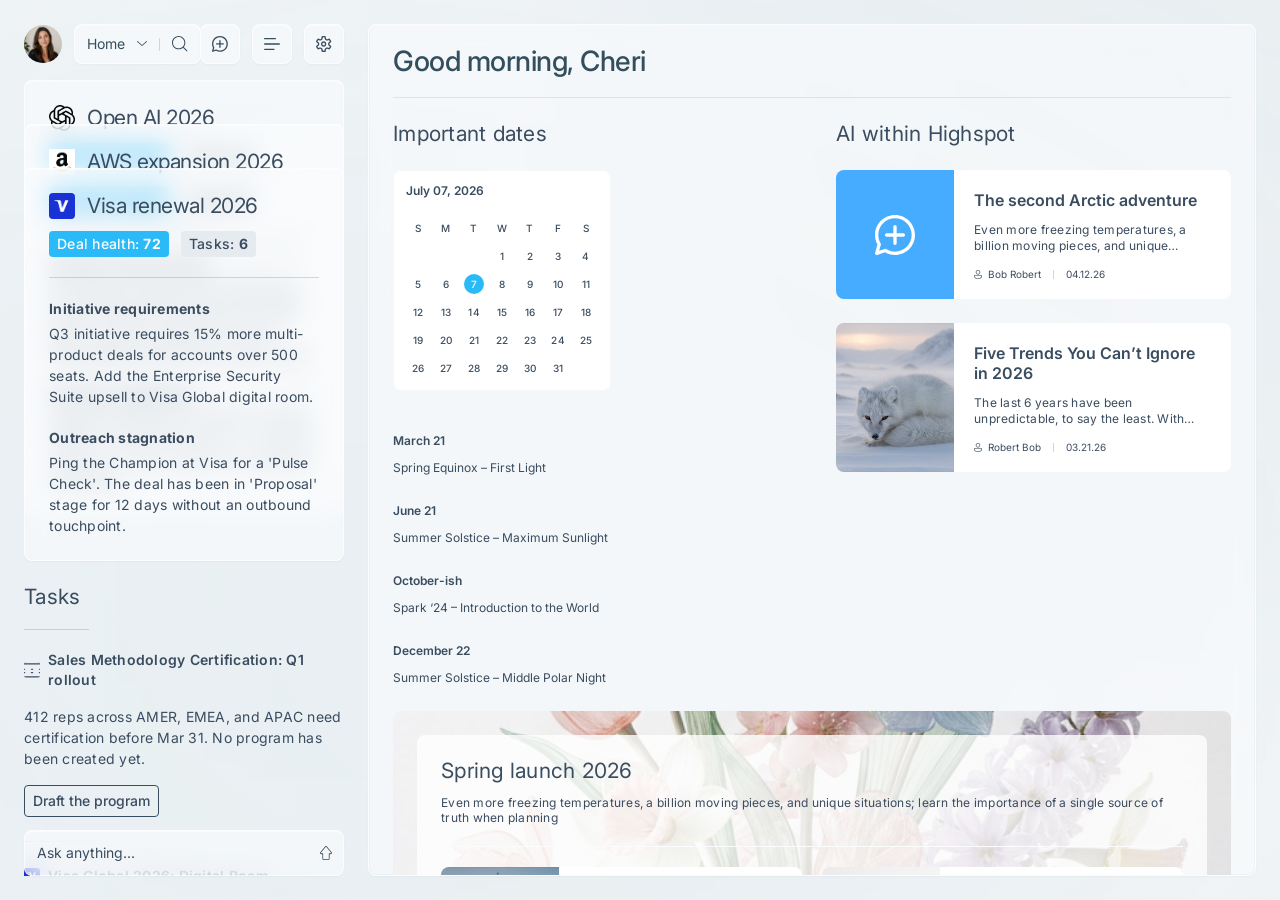
<file: index.html>
<!DOCTYPE html>
<html lang="en">
<head>
  <meta charset="UTF-8">
  <meta name="viewport" content="width=device-width, initial-scale=1.0">
  <title>Arctic AI – Starter Kit</title>
  <link rel="stylesheet" href="styles.css">
  <script src="panel-resize.js" defer></script>
  <script src="event-editor-shell.js" defer></script>
  <script src="integrations.js" defer></script>
  <script src="event-admin.js" defer></script>
  <script src="chat.js" defer></script>
</head>
<body>
  <div class="app-container">
    <!-- Background -->
    <div class="background">
      <div class="background-inner">
        <div class="background-gradient"></div>
      </div>
    </div>

    <!-- Workspace Panel -->
    <main class="workspace-panel" id="workspace-panel" aria-label="Workspace">
      <div class="workspace-default-view" id="workspace-default-view">
        <header class="content-pane-header content-pane-header-workspace">
          <div class="workspace-header-copy">
            <h1>Good morning, Cheri</h1>
          </div>
        </header>
        <div class="content-pane-divider content-pane-divider-inset"></div>
        <div class="workspace-event-preview is-hidden" id="workspace-event-saved-summary" aria-live="polite"></div>

        <div class="workspace-home-scroll">
          <div class="workspace-home-columns">
            <section class="workspace-home-column" aria-label="Important dates">
              <h2>Important dates</h2>
              <div class="important-dates">
                <div class="date-calendar">
                  <p class="date-calendar-month">July 07, 2026</p>
                  <div class="date-calendar-grid">
                    <span class="date-calendar-weekday">S</span>
                    <span class="date-calendar-weekday">M</span>
                    <span class="date-calendar-weekday">T</span>
                    <span class="date-calendar-weekday">W</span>
                    <span class="date-calendar-weekday">T</span>
                    <span class="date-calendar-weekday">F</span>
                    <span class="date-calendar-weekday">S</span>
                    <span class="date-calendar-day is-empty" aria-hidden="true"></span>
                    <span class="date-calendar-day is-empty" aria-hidden="true"></span>
                    <span class="date-calendar-day is-empty" aria-hidden="true"></span>
                    <span class="date-calendar-day">1</span>
                    <span class="date-calendar-day">2</span>
                    <span class="date-calendar-day">3</span>
                    <span class="date-calendar-day">4</span>
                    <span class="date-calendar-day">5</span>
                    <span class="date-calendar-day">6</span>
                    <span class="date-calendar-day is-today" aria-current="date">7</span>
                    <span class="date-calendar-day">8</span>
                    <span class="date-calendar-day">9</span>
                    <span class="date-calendar-day">10</span>
                    <span class="date-calendar-day">11</span>
                    <span class="date-calendar-day">12</span>
                    <span class="date-calendar-day">13</span>
                    <span class="date-calendar-day">14</span>
                    <span class="date-calendar-day">15</span>
                    <span class="date-calendar-day">16</span>
                    <span class="date-calendar-day">17</span>
                    <span class="date-calendar-day">18</span>
                    <span class="date-calendar-day">19</span>
                    <span class="date-calendar-day">20</span>
                    <span class="date-calendar-day">21</span>
                    <span class="date-calendar-day">22</span>
                    <span class="date-calendar-day">23</span>
                    <span class="date-calendar-day">24</span>
                    <span class="date-calendar-day">25</span>
                    <span class="date-calendar-day">26</span>
                    <span class="date-calendar-day">27</span>
                    <span class="date-calendar-day">28</span>
                    <span class="date-calendar-day">29</span>
                    <span class="date-calendar-day">30</span>
                    <span class="date-calendar-day">31</span>
                  </div>
                </div>
                <ul class="important-dates-list">
                  <li class="important-date">
                    <strong>March 21</strong>
                    <span>Spring Equinox – First Light</span>
                  </li>
                  <li class="important-date">
                    <strong>June 21</strong>
                    <span>Summer Solstice – Maximum Sunlight</span>
                  </li>
                  <li class="important-date">
                    <strong>October-ish</strong>
                    <span>Spark ‘24 – Introduction to the World</span>
                  </li>
                  <li class="important-date">
                    <strong>December 22</strong>
                    <span>Summer Solstice – Middle Polar Night</span>
                  </li>
                </ul>
              </div>
            </section>

            <section class="workspace-home-column" aria-label="AI within Highspot">
              <h2>AI within Highspot</h2>
              <div class="content-card-list">
                <article class="content-card">
                  <div class="content-card-thumb content-card-thumb-arctic">
                    <img src="assets/home-arctic-plus.svg" alt="" class="content-card-thumb-mark" />
                  </div>
                  <div class="content-card-body">
                    <div class="content-card-copy">
                      <h3 class="content-card-title">The second Arctic adventure</h3>
                      <p class="content-card-desc">Even more freezing temperatures, a billion moving pieces, and unique situations; learn the importance of a single source of truth when planning</p>
                    </div>
                    <div class="content-card-meta">
                      <span class="content-card-author">
                        <img src="assets/home-author-icon.svg" alt="" class="content-card-author-icon" />
                        Bob Robert
                      </span>
                      <span class="content-card-meta-divider" aria-hidden="true"></span>
                      <span>04.12.26</span>
                    </div>
                  </div>
                </article>
                <article class="content-card">
                  <div class="content-card-thumb">
                    <img src="assets/home-article-fox.jpg" alt="An arctic fox curled up in blowing snow" />
                  </div>
                  <div class="content-card-body">
                    <div class="content-card-copy">
                      <h3 class="content-card-title">Five Trends You Can’t Ignore in 2026</h3>
                      <p class="content-card-desc">The last 6 years have been unpredictable, to say the least. With 2026 underway, businesses are under increasing pressure to differentiate.</p>
                    </div>
                    <div class="content-card-meta">
                      <span class="content-card-author">
                        <img src="assets/home-author-icon.svg" alt="" class="content-card-author-icon" />
                        Robert Bob
                      </span>
                      <span class="content-card-meta-divider" aria-hidden="true"></span>
                      <span>03.21.26</span>
                    </div>
                  </div>
                </article>
              </div>
            </section>
          </div>

          <section class="launch-feature" aria-label="Spring launch 2026">
            <div class="launch-feature-inner">
              <div class="launch-feature-copy">
                <h2>Spring launch 2026</h2>
                <p class="launch-feature-desc">Even more freezing temperatures, a billion moving pieces, and unique situations; learn the importance of a single source of truth when planning</p>
              </div>
              <div class="launch-feature-divider"></div>
              <div class="launch-articles">
                <article class="content-card">
                  <div class="content-card-thumb">
                    <img src="assets/home-launch-space-needle.jpg" alt="The Space Needle at sunset framed by glass flowers" />
                  </div>
                  <div class="content-card-body">
                    <div class="content-card-copy">
                      <h3 class="content-card-title">Highspot unveils GTM agent to turn go-to-market strategy into a winning revenue performance system.</h3>
                    </div>
                    <div class="content-card-meta">
                      <span class="content-card-author">
                        <img src="assets/home-author-icon.svg" alt="" class="content-card-author-icon" />
                        Bob Robert
                      </span>
                      <span class="content-card-meta-divider" aria-hidden="true"></span>
                      <span>04.12.26</span>
                    </div>
                  </div>
                </article>
                <article class="content-card">
                  <div class="content-card-thumb">
                    <img src="assets/home-launch-flower.jpg" alt="A pale blue glass daisy" />
                  </div>
                  <div class="content-card-body">
                    <div class="content-card-copy">
                      <h3 class="content-card-title">FY27 Spring launch play</h3>
                      <p class="content-card-desc">This content is a comprehensive guide for internal stakeholders regarding the upcoming Spring Launch, which will showcase new product innovations.</p>
                    </div>
                  </div>
                </article>
              </div>
            </div>
          </section>

          <div class="content-pane-divider"></div>

          <section class="workspace-home-section" aria-label="FY27 Strategy memo">
            <h2>FY27 Strategy memo</h2>
            <div class="workspace-home-columns">
              <article class="content-card">
                <div class="content-card-thumb">
                  <img src="assets/home-memo-video.jpg" alt="Video still of Robert speaking in a conference room" />
                </div>
                <div class="content-card-body">
                  <div class="content-card-copy">
                    <h3 class="content-card-title">Quick take</h3>
                    <p class="content-card-desc">A quick take from Robert on the recently-released strategy memo for FY 27</p>
                  </div>
                  <span class="content-card-tag">Internal only</span>
                </div>
              </article>
              <article class="content-card">
                <div class="content-card-thumb">
                  <img src="assets/home-memo-doc.jpg" alt="The strategy memo document open on a monitor" />
                </div>
                <div class="content-card-body">
                  <div class="content-card-copy">
                    <h3 class="content-card-title">Strategy memo FY27</h3>
                    <p class="content-card-desc">Strategic memo outlining Highspot’s plan for FY27, focusing on five key pillars; fostering a high performance culture.</p>
                  </div>
                  <span class="content-card-tag">Internal only</span>
                </div>
              </article>
            </div>
          </section>
        </div>
      </div>
      <div class="workspace-event-view is-hidden" id="workspace-event-view" aria-hidden="true">
        <header class="content-pane-header content-pane-header-workspace">
          <div class="workspace-header-copy">
            <h1>New Event</h1>
          </div>
          <!-- Publish is the one action that moves the event forward; it runs
               the checklist itself and opens the review only when there is
               something to answer. Save sits quiet beside the state it writes,
               and discarding is destructive so it lives behind the overflow. -->
          <div class="workspace-header-actions">
            <span class="workspace-save-status" id="event-admin-meta" aria-live="polite"></span>
            <button type="button" class="workspace-quiet-action" id="workspace-save-button">Save</button>
            <button type="button" class="home-task-action home-task-action-primary" id="workspace-publish-button">Publish</button>
            <div class="workspace-overflow">
              <button type="button" class="event-toolbar-icon" id="workspace-overflow-toggle" aria-label="More event actions" aria-haspopup="menu" aria-expanded="false" aria-controls="workspace-overflow-menu">
                <svg viewBox="0 0 24 24" fill="none" stroke="currentColor" stroke-width="1.6" stroke-linecap="round" stroke-linejoin="round"><circle cx="5" cy="12" r="1.4"/><circle cx="12" cy="12" r="1.4"/><circle cx="19" cy="12" r="1.4"/></svg>
              </button>
              <div class="workspace-overflow-menu" id="workspace-overflow-menu" role="menu" aria-hidden="true">
                <button type="button" class="workspace-overflow-item is-destructive" id="event-admin-close-button" role="menuitem">Discard event</button>
              </div>
            </div>
          </div>
        </header>
        <div class="content-pane-divider"></div>
        <section class="workspace-event-editor" aria-label="Event setup">
          <div id="event-editor-root"></div>
        </section>
      </div>
      <div class="workspace-event-overview-view is-hidden" id="workspace-event-overview-view" aria-hidden="true">
        <header class="content-pane-header content-pane-header-workspace event-overview-toolbar">
          <div class="event-toolbar-left">
            <button type="button" class="event-toolbar-icon" id="event-overview-back-button" aria-label="Back to editor">
              <svg viewBox="0 0 24 24" fill="none" stroke="currentColor" stroke-width="1.6" stroke-linecap="round" stroke-linejoin="round"><path d="M19 12H5M12 19l-7-7 7-7"/></svg>
            </button>
            <button type="button" class="event-toolbar-icon" id="event-overview-home-button" aria-label="Home" title="Home">
              <svg viewBox="0 0 24 24" fill="none" stroke="currentColor" stroke-width="1.6" stroke-linecap="round" stroke-linejoin="round"><path d="M3 10.5 12 3l9 7.5"/><path d="M5 9.5V21h14V9.5"/></svg>
            </button>
            <div class="event-toolbar-copy">
              <h1 id="event-overview-heading" class="event-toolbar-title">Event overview</h1>
              <p id="event-overview-breadcrumb" class="event-toolbar-breadcrumb"></p>
            </div>
          </div>
          <div class="event-toolbar-right">
            <div class="event-toolbar-toggle" role="group" aria-label="Event mode">
              <button type="button" class="event-toolbar-toggle-btn is-active" id="event-overview-manage-button" aria-current="true">Manage Event</button>
              <button type="button" class="event-toolbar-toggle-btn" id="event-overview-view-button">View Event</button>
            </div>
          </div>
        </header>
        <div class="content-pane-divider"></div>
        <section class="event-overview" aria-label="Event overview" aria-live="polite">
          <div id="event-overview-root"></div>
        </section>
      </div>
    </main>

    <!-- App Side Panel -->
    <div class="app-side-panel">
      <div class="panel-resize-handle"></div>
      <div class="side-panel-layout">
        <!-- Side Panel Chrome -->
        <div class="side-panel-chrome">
          <!-- Side Panel Toolbar -->
          <div class="side-panel-toolbar">
            <div class="header-left">
              <div class="icon-container">
                <button type="button" class="profile-button" id="profile-home-button" aria-label="Go to Home panel">
                  <img src="assets/user-icon.png" alt="User Icon" class="user-icon" />
                </button>
              </div>
              <div class="menu-item-group">
                <button type="button" class="menu-item page-switcher-toggle" id="page-switcher-toggle" aria-haspopup="dialog" aria-expanded="false" aria-controls="page-switcher-popover">
                  <span class="menu-text">Home</span>
                  <img src="assets/dropdown-icon.svg" alt="" class="dropdown-icon" />
                </button>
                <div class="divider"></div>
                <button type="button" class="omnibox-trigger" id="omnibox-trigger" aria-label="Open search" aria-haspopup="dialog" aria-expanded="false" aria-controls="omnibox-overlay">
                  <img src="assets/search.svg" alt="" class="shape-icon" />
                </button>
              </div>
            </div>
            <div class="header-right">
              <button type="button" class="icon-button" id="new-chat-button" aria-label="Start a new chat">
                <span class="icon-bg">
                  <img src="assets/new%20chat.svg" alt="" class="icon-img" />
                </span>
              </button>
              <button type="button" class="icon-button" id="chat-list-button" aria-label="Open chat list">
                <span class="icon-bg">
                  <img src="assets/chat%20list.svg" alt="" class="icon-img" />
                </span>
              </button>
              <div class="settings-link-wrap">
                <button type="button" class="icon-button" id="settings-button" aria-label="Open settings">
                  <span class="icon-bg">
                    <img src="assets/settings.svg" alt="" class="icon-img" />
                  </span>
                </button>
              </div>
            </div>
          </div>
          <div class="page-switcher-popover" id="page-switcher-popover" role="dialog" aria-label="Page switcher" aria-hidden="true">
            <div class="page-switcher-nav">
              <img src="assets/page-switcher-logo.svg" alt="Highspot" class="page-switcher-logo" />
              <div class="page-switcher-divider"></div>
              <div class="page-switcher-nav-items">
                <button type="button" class="switcher-nav-item is-selected" aria-current="page" data-switcher-target="deals">
                  <span class="switcher-nav-icon-slot">
                    <img src="assets/page-switcher-icon-deals.svg" alt="" class="switcher-nav-icon" />
                  </span>
                  <span>Deals</span>
                </button>
                <button type="button" class="switcher-nav-item">
                  <span class="switcher-nav-icon-slot">
                    <img src="assets/page-switcher-icon-automations.svg" alt="" class="switcher-nav-icon switcher-nav-icon-narrow" />
                  </span>
                  <span>Automations</span>
                </button>
                <button type="button" class="switcher-nav-item">
                  <span class="switcher-nav-icon-slot">
                    <img src="assets/page-switcher-icon-knowledge.svg" alt="" class="switcher-nav-icon" />
                  </span>
                  <span>Knowledge</span>
                </button>
                <button type="button" class="switcher-nav-item" id="events-workspace-button" data-switcher-target="events">
                  <span class="switcher-nav-icon-slot">
                    <img src="assets/page-switcher-icon-events.svg" alt="" class="switcher-nav-icon" />
                  </span>
                  <span>Events</span>
                </button>
                <button type="button" class="switcher-nav-item">
                  <span class="switcher-nav-icon-slot">
                    <img src="assets/page-switcher-icon-more.svg" alt="" class="switcher-nav-icon switcher-nav-icon-compact" />
                  </span>
                  <span>More</span>
                </button>
              </div>
              <div class="page-switcher-footer">
                <img src="assets/user-icon.png" alt="User profile" class="switcher-avatar" />
                <button type="button" class="switcher-logout">Log out</button>
              </div>
            </div>
            <div class="page-switcher-content">
              <div class="switcher-panel" data-switcher-panel="deals">
                <div class="switcher-content-header">
                  <span>My Deals</span>
                  <img src="assets/page-switcher-arrow.svg" alt="" class="switcher-content-arrow" />
                </div>
                <div class="page-switcher-divider"></div>
                <div class="switcher-content-section">
                  <h4>Your upcoming meetings</h4>
                  <div class="switcher-content-row">
                    <div class="switcher-thumb"><img src="assets/new%20chat.svg" alt="" /></div>
                    <div class="switcher-content-copy">
                      <strong>AWS Weekly Sync</strong>
                      <span>Host: Vanessa C.</span>
                      <span>Today, 11:00 AM</span>
                    </div>
                    <button type="button" class="switcher-row-button">Run meeting prep</button>
                  </div>
                  <div class="switcher-content-row">
                    <div class="switcher-thumb switcher-thumb-primary"><img src="assets/chat%20list.svg" alt="" /></div>
                    <div class="switcher-content-copy">
                      <strong>Visa Inc stakeholder sync</strong>
                      <span>Host: Hao L.</span>
                      <span>Today, 3:00 PM</span>
                    </div>
                    <button type="button" class="switcher-row-button">Run meeting prep</button>
                  </div>
                </div>
              </div>
              <div class="switcher-panel is-hidden" data-switcher-panel="events">
                <div class="switcher-content-header">
                  <span>Events</span>
                  <img src="assets/page-switcher-arrow.svg" alt="" class="switcher-content-arrow" />
                </div>
                <div class="page-switcher-divider"></div>
                <div class="switcher-content-section">
                  <h4>Create an event</h4>
                  <button type="button" class="switcher-entry" id="events-new-button">
                    <span class="switcher-entry-icon"><img src="assets/page-switcher-icon-events.svg" alt="" /></span>
                    <span class="switcher-entry-copy">
                      <strong>New event</strong>
                      <span>Describe it, AI drafts the sessions</span>
                    </span>
                  </button>
                  <button type="button" class="switcher-entry" id="events-ai-button">
                    <span class="switcher-entry-icon switcher-entry-icon-primary"><img src="assets/new%20chat.svg" alt="" /></span>
                    <span class="switcher-entry-copy">
                      <strong>Create with AI</strong>
                      <span>Describe it in chat</span>
                    </span>
                  </button>
                </div>
              </div>
            </div>
          </div>
        </div>
        
        <!-- Home Panel -->
        <div class="home-panel" id="home-panel" aria-hidden="false">
          <div class="home-panel-scroll">
            <div class="home-insights-stack">
              <article class="home-insight-card home-insight-card-top">
                <header class="home-insight-header">
                  <div class="home-insight-title-wrap">
                    <img src="assets/home-openai-icon.png" alt="" class="home-insight-brand-icon home-insight-brand-icon-openai" />
                    <h2 class="home-insight-title">Open AI 2026</h2>
                  </div>
                  <div class="home-insight-labels">
                    <span class="home-label home-label-primary"><strong>Deal health:</strong> <b>72</b></span>
                    <span class="home-label home-label-secondary"><strong>Tasks:</strong> <b>6</b></span>
                  </div>
                </header>
                <div class="home-insight-divider"></div>
                <p><strong>Initiative requirements</strong>Q3 initiative requires 15% more multi-product deals for accounts over 500 seats. Add the Enterprise Security Suite upsell to Visa Global digital room.</p>
                <p><strong>Outreach stagnation</strong>Ping the Champion at Visa for a 'Pulse Check'. The deal has been in 'Proposal' stage for 12 days without an outbound touchpoint.</p>
              </article>
              <article class="home-insight-card home-insight-card-middle">
                <header class="home-insight-header">
                  <div class="home-insight-title-wrap">
                    <span class="home-insight-brand-icon home-insight-brand-icon-overlap">
                      <img src="assets/home-deal-icon-base.png" alt="" class="home-insight-brand-layer" />
                      <img src="assets/home-deal-icon-overlay.png" alt="" class="home-insight-brand-layer" />
                    </span>
                    <h2 class="home-insight-title">AWS expansion 2026</h2>
                  </div>
                  <div class="home-insight-labels">
                    <span class="home-label home-label-primary"><strong>Deal health:</strong> <b>72</b></span>
                    <span class="home-label home-label-secondary"><strong>Tasks:</strong> <b>6</b></span>
                  </div>
                </header>
                <div class="home-insight-divider"></div>
                <p><strong>Initiative requirements</strong>Q3 initiative requires 15% more multi-product deals for accounts over 500 seats. Add the Enterprise Security Suite upsell to Visa Global digital room.</p>
                <p><strong>Outreach stagnation</strong>Ping the Champion at Visa for a 'Pulse Check'. The deal has been in 'Proposal' stage for 12 days without an outbound touchpoint.</p>
              </article>
              <article class="home-insight-card home-insight-card-bottom">
                <header class="home-insight-header">
                  <div class="home-insight-title-wrap">
                    <img src="assets/home-deal-icon-base.png" alt="" class="home-insight-brand-icon" />
                    <h2 class="home-insight-title">Visa renewal 2026</h2>
                  </div>
                  <div class="home-insight-labels">
                    <span class="home-label home-label-primary"><strong>Deal health:</strong> <b>72</b></span>
                    <span class="home-label home-label-secondary"><strong>Tasks:</strong> <b>6</b></span>
                  </div>
                </header>
                <div class="home-insight-divider"></div>
                <p><strong>Initiative requirements</strong>Q3 initiative requires 15% more multi-product deals for accounts over 500 seats. Add the Enterprise Security Suite upsell to Visa Global digital room.</p>
                <p><strong>Outreach stagnation</strong>Ping the Champion at Visa for a 'Pulse Check'. The deal has been in 'Proposal' stage for 12 days without an outbound touchpoint.</p>
              </article>
            </div>

            <section class="home-tasks">
              <h2>Tasks</h2>
              <div class="home-tasks-divider"></div>
              <div class="home-task-list">
                <article class="home-task-item">
                  <div class="home-task-header">
                    <img src="assets/page-switcher-icon-events.svg" alt="" class="home-task-icon" />
                    <h3 class="home-task-title">Sales Methodology Certification: Q1 rollout</h3>
                  </div>
                  <p>412 reps across AMER, EMEA, and APAC need certification before Mar 31. No program has been created yet.</p>
                  <button type="button" class="home-task-action" id="draft-program-button">Draft the program</button>
                </article>
                <div class="home-task-separator"></div>
                <article class="home-task-item">
                  <div class="home-task-header">
                    <img src="assets/home-deal-icon-base.png" alt="" class="home-task-icon" />
                    <h3 class="home-task-title">Visa Global 2026: Digital Room</h3>
                  </div>
                  <p>15% increase in multi-product deals for 500+ seat accounts required. Add the <a href="#">Enterprise Security Suite</a> upsell module to the <a href="#">Visa Global digital room</a>.</p>
                  <button type="button" class="home-task-action">+ Add to digital room</button>
                </article>
                <div class="home-task-separator"></div>
                <article class="home-task-item">
                  <div class="home-task-header">
                    <img src="assets/home-deal-icon-base.png" alt="" class="home-task-icon" />
                    <h3 class="home-task-title">Visa Global 2026: Digital Room</h3>
                  </div>
                  <p>15% increase in multi-product deals for 500+ seat accounts required. Add the <a href="#">Enterprise Security Suite</a> upsell module to the <a href="#">Visa Global digital room</a>.</p>
                  <button type="button" class="home-task-action">+ Add to digital room</button>
                </article>
              </div>
            </section>
          </div>

          <div class="prompt-composer prompt-composer-home">
            <div
              class="prompt-composer-input"
              id="home-prompt-input"
              contenteditable="true"
              role="textbox"
              aria-label="Ask anything..."
              data-placeholder="Ask anything..."
            ></div>
            <button type="button" class="prompt-composer-submit" id="home-prompt-submit" aria-label="Submit">
              <img src="assets/submit%20chat%20arrow.svg" alt="" class="prompt-composer-submit-icon" id="home-prompt-arrow" />
            </button>
          </div>
        </div>

        <div class="chat-panel" id="chat-panel">
          <!-- Chat Title Display -->
          <div class="chat-title-display" id="chat-title-display">
            <div class="chat-title-content" id="chat-title-content">Implementation draft plan v1</div>
            <button type="button" class="chat-title-edit-button" id="chat-title-edit-button" aria-label="Edit chat title">
              <img src="assets/edit.svg" alt="" class="edit-icon" id="chat-title-action-icon" />
            </button>
          </div>
          <div class="messages-area" id="messages-area"></div>
          <div class="prompt-composer prompt-composer-chat">
            <div class="text-input-container">
              <div
                class="chat-input"
                id="chat-input"
                contenteditable="true"
                role="textbox"
                aria-label="Ask anything..."
                aria-multiline="true"
                data-placeholder="Ask anything..."
              ></div>
            </div>
            <div class="buttons-group">
              <div class="left-buttons">
                <div class="agent-selector">
                  <div class="agent-text">HS Agent</div>
                  <img src="assets/dropdown-icon.svg" alt="Dropdown" class="dropdown-icon-small" />
                </div>
              </div>
              <button type="button" class="submit-button" id="submit-button" aria-label="Submit">
                <img src="assets/submit%20chat%20arrow.svg" alt="Submit" id="submit-arrow" />
              </button>
            </div>
          </div>
        </div>
        <div class="chat-history-panel is-hidden" id="chat-history-panel" aria-hidden="true">
          <div class="chat-search-display">
            <input type="search" class="chat-search-input" id="chat-search-input" placeholder="Search" aria-label="Search chats" />
            <img src="assets/search.svg" alt="" class="chat-search-icon" />
          </div>
          <div class="chat-list-sections" id="chat-list-sections">
            <section class="chat-list-section">
              <h3 class="chat-list-heading">Today</h3>
              <div class="chat-list-items">
                <button type="button" class="chat-list-item" data-demo-chat="methodology-rollout"><span class="chat-tag">Events</span><span class="chat-item-title">Sales Methodology certification rollout</span></button>
                <button type="button" class="chat-list-item" data-demo-chat="new-event-creation"><span class="chat-tag">Events</span><span class="chat-item-title">New event creation</span></button>
                <button type="button" class="chat-list-item" data-demo-chat="openai-deal"><span class="chat-tag">OpenAI 2026</span><span class="chat-item-title">Deal progression plan</span></button>
                <button type="button" class="chat-list-item"><span class="chat-tag">Copilot role play</span><span class="chat-item-title">AI copilot demo prep</span></button>
                <button type="button" class="chat-list-item"><span class="chat-tag">Home</span><span class="chat-item-title">Analytics dashboard walkthrough</span></button>
              </div>
            </section>
            <section class="chat-list-section">
              <h3 class="chat-list-heading">Recent</h3>
              <div class="chat-list-items">
                <button type="button" class="chat-list-item"><span class="chat-tag">Deals</span><span class="chat-item-title">Win-loss review summary</span></button>
                <button type="button" class="chat-list-item"><span class="chat-tag">Home</span><span class="chat-item-title">Content strategy draft</span></button>
                <button type="button" class="chat-list-item"><span class="chat-tag">Spring Launch kickoff</span><span class="chat-item-title">Content performance review</span></button>
              </div>
            </section>
            <section class="chat-list-section">
              <h3 class="chat-list-heading">Older</h3>
              <div class="chat-list-items">
                <button type="button" class="chat-list-item"><span class="chat-tag">Acme renewal 2026</span><span class="chat-item-title">Renewal strategy planning</span></button>
                <button type="button" class="chat-list-item"><span class="chat-tag">Deals</span><span class="chat-item-title">QBR prep</span></button>
                <button type="button" class="chat-list-item"><span class="chat-tag">Spring launch scorecard</span><span class="chat-item-title">Data analytics suite expansio...</span></button>
              </div>
            </section>
          </div>
        </div>
      </div>
    </div>
    <div class="omnibox-overlay" id="omnibox-overlay" role="dialog" aria-modal="true" aria-label="Search Arctic AI" aria-hidden="true">
      <div class="omnibox-backdrop" data-omnibox-close></div>
      <section class="omnibox-panel">
        <div class="omnibox-search-row">
          <img src="assets/search.svg" alt="" class="omnibox-search-icon" />
          <input type="search" class="omnibox-input" id="omnibox-input" placeholder="Search deals, tasks, meetings..." aria-label="Search prototype items" autocomplete="off" />
        </div>
      </section>
    </div>
    <div class="design-breakdown-modal" id="design-breakdown-modal" role="dialog" aria-modal="true" aria-label="Design and layout breakdown" aria-hidden="true">
      <div class="design-breakdown-backdrop" data-design-modal-close></div>
      <section class="design-breakdown-panel">
        <header class="design-breakdown-header">
          <h2>Design and layout breakdown</h2>
          <button type="button" class="design-breakdown-close" id="design-breakdown-close" aria-label="Close design and layout breakdown">Close</button>
        </header>
        <iframe class="design-breakdown-frame" src="design.html" title="Design and layout breakdown"></iframe>
      </section>
    </div>
  </div>
</body>
</html>
</file>
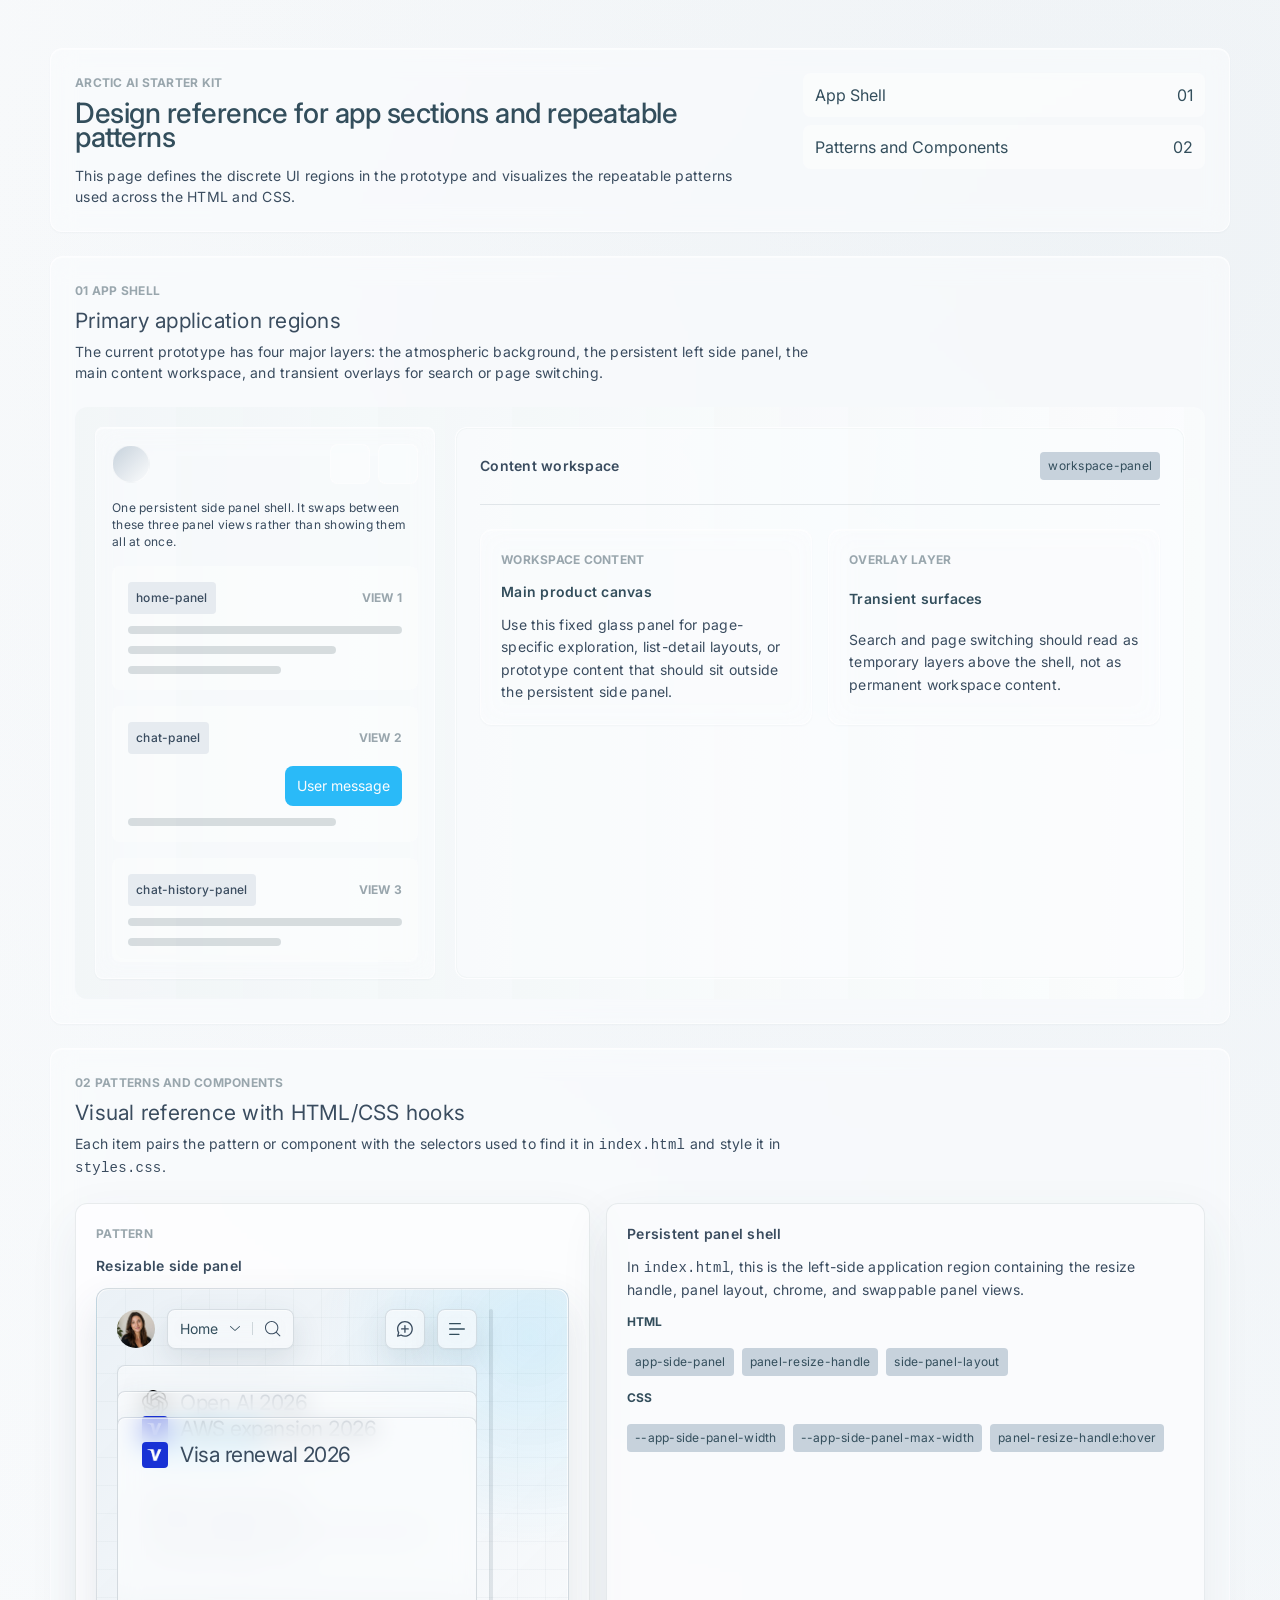
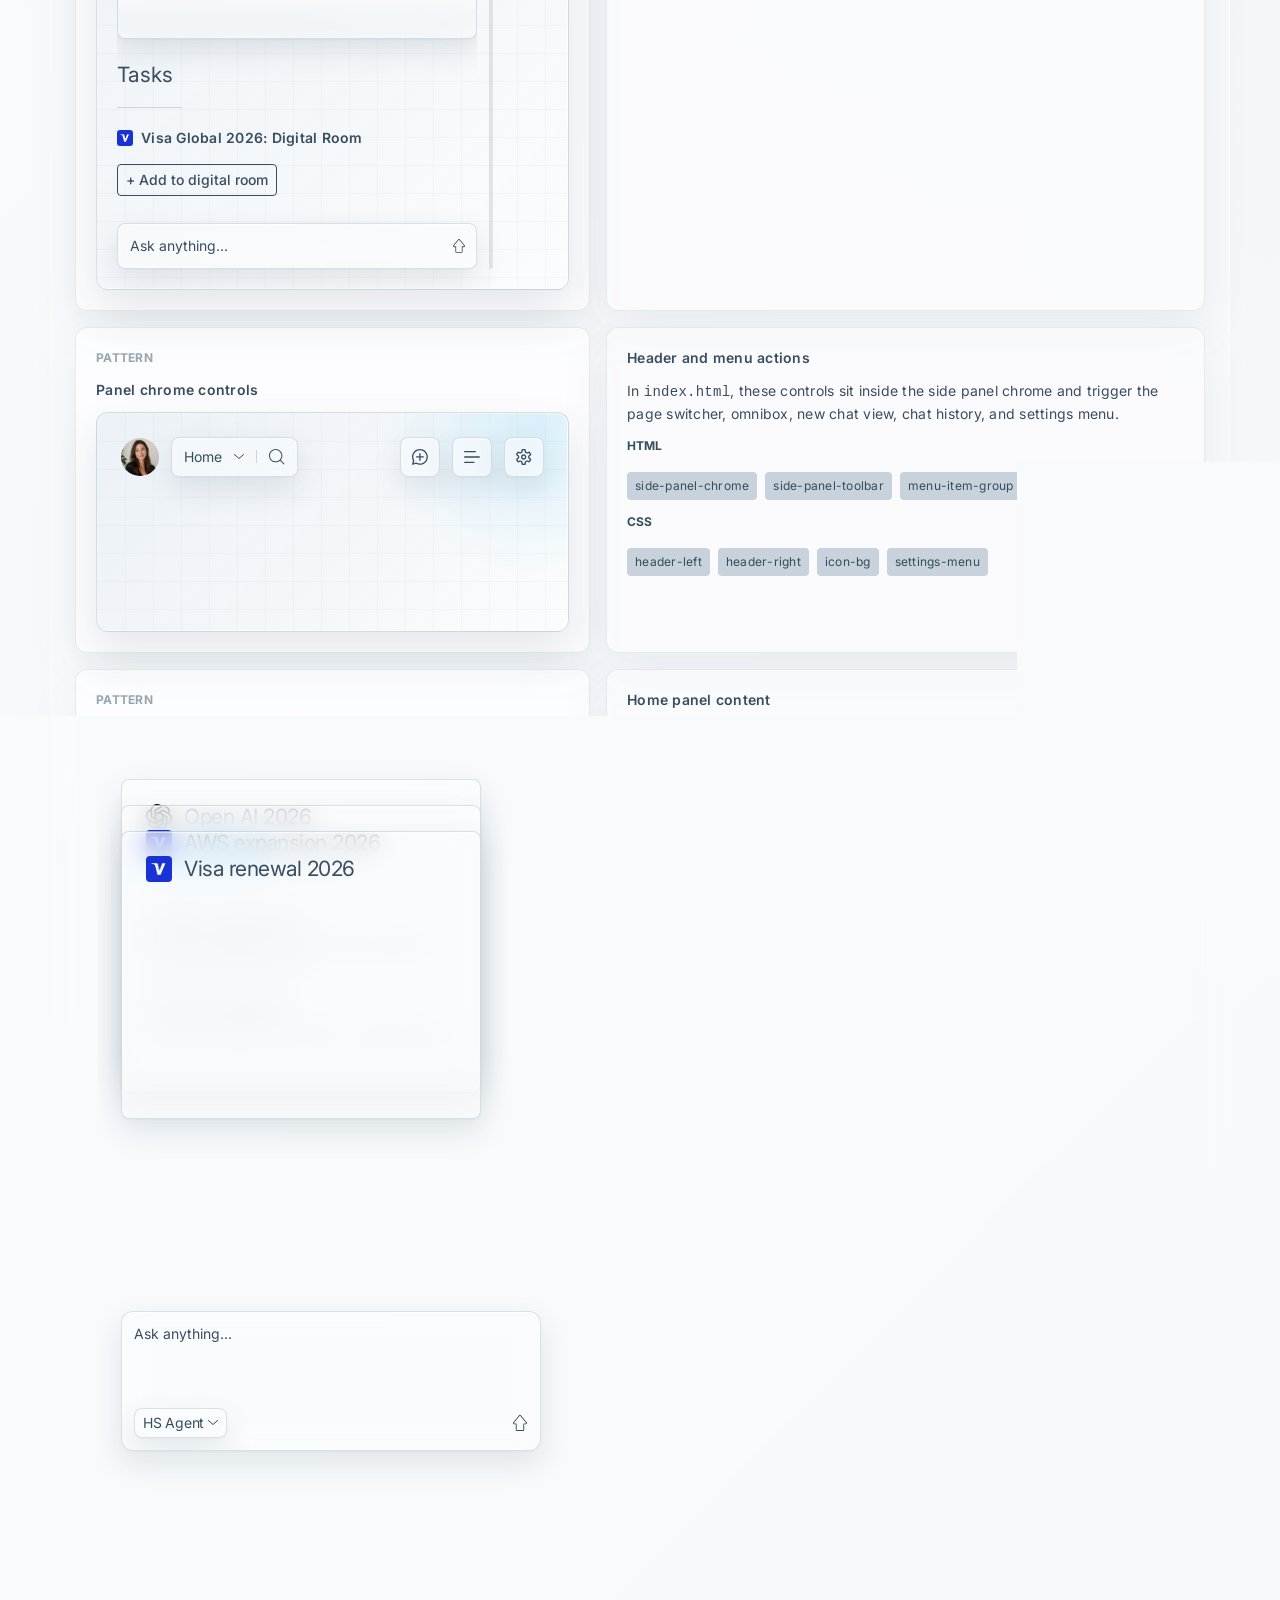
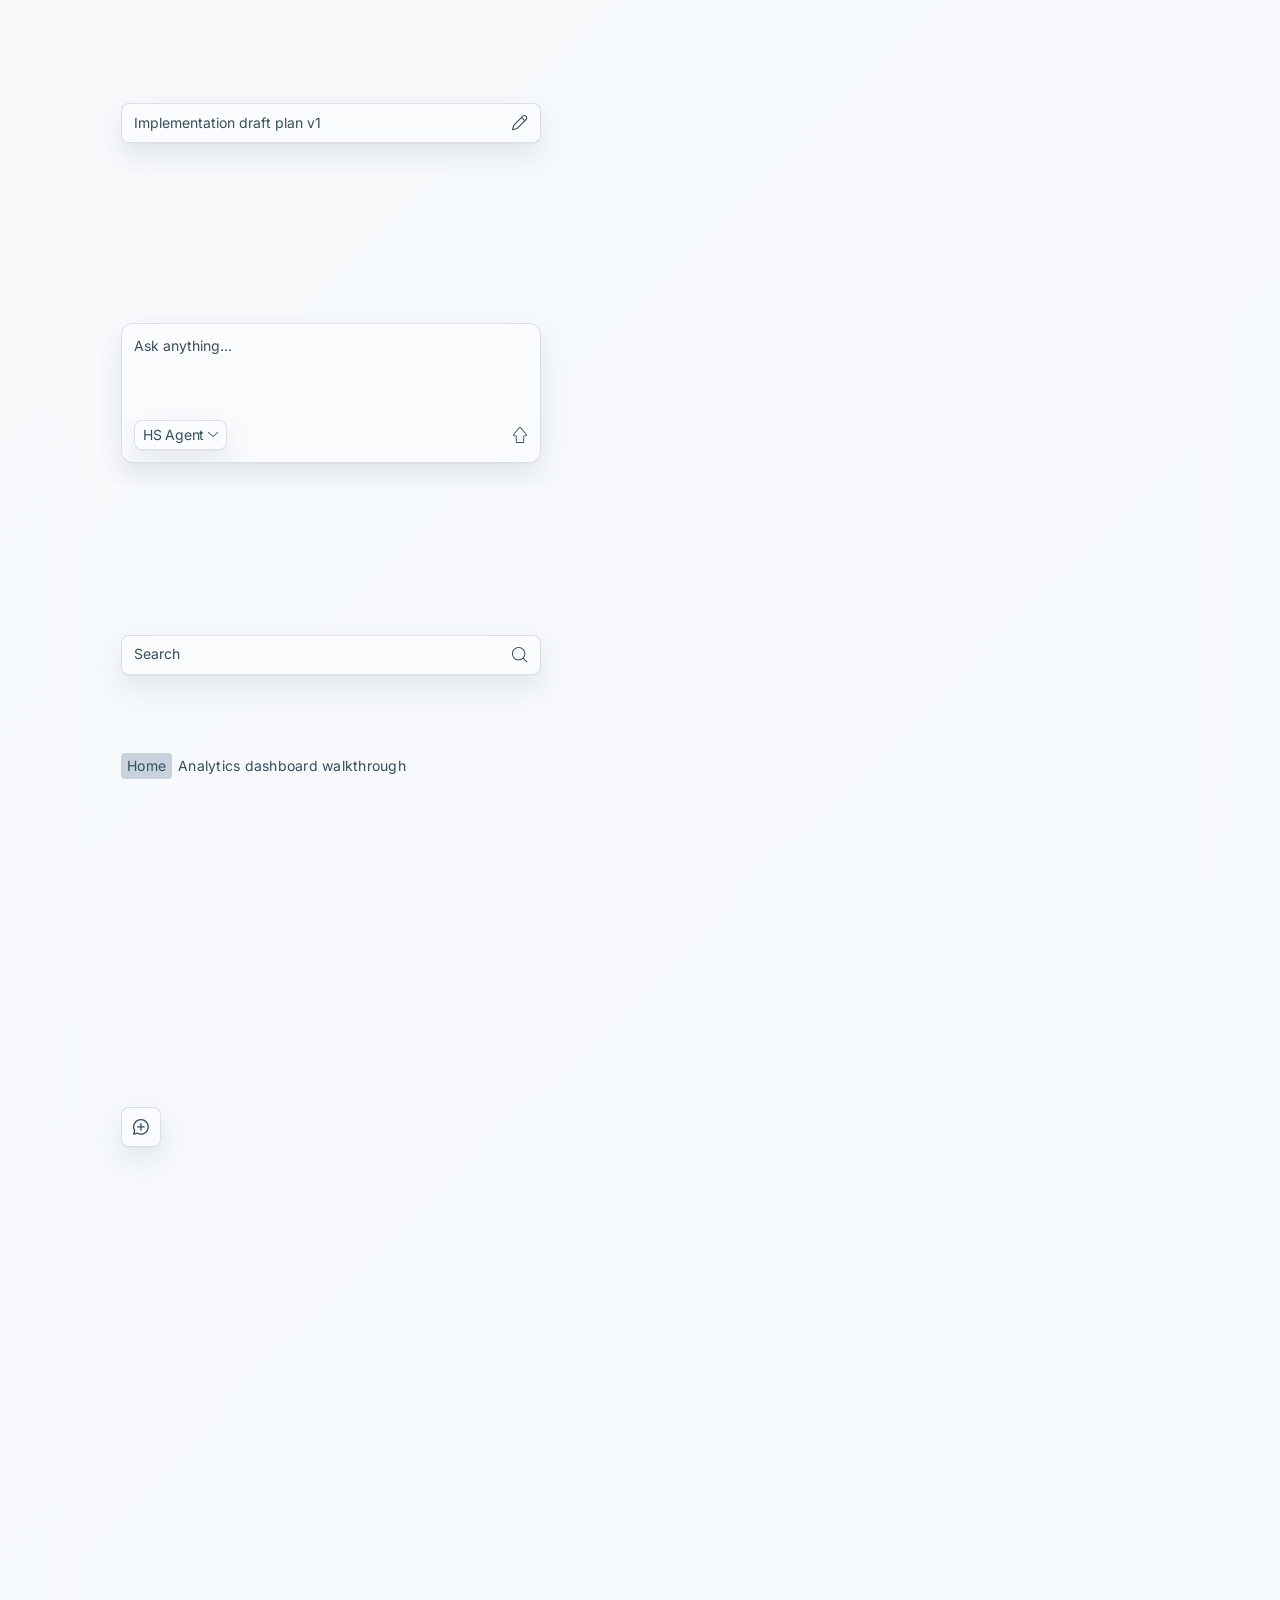
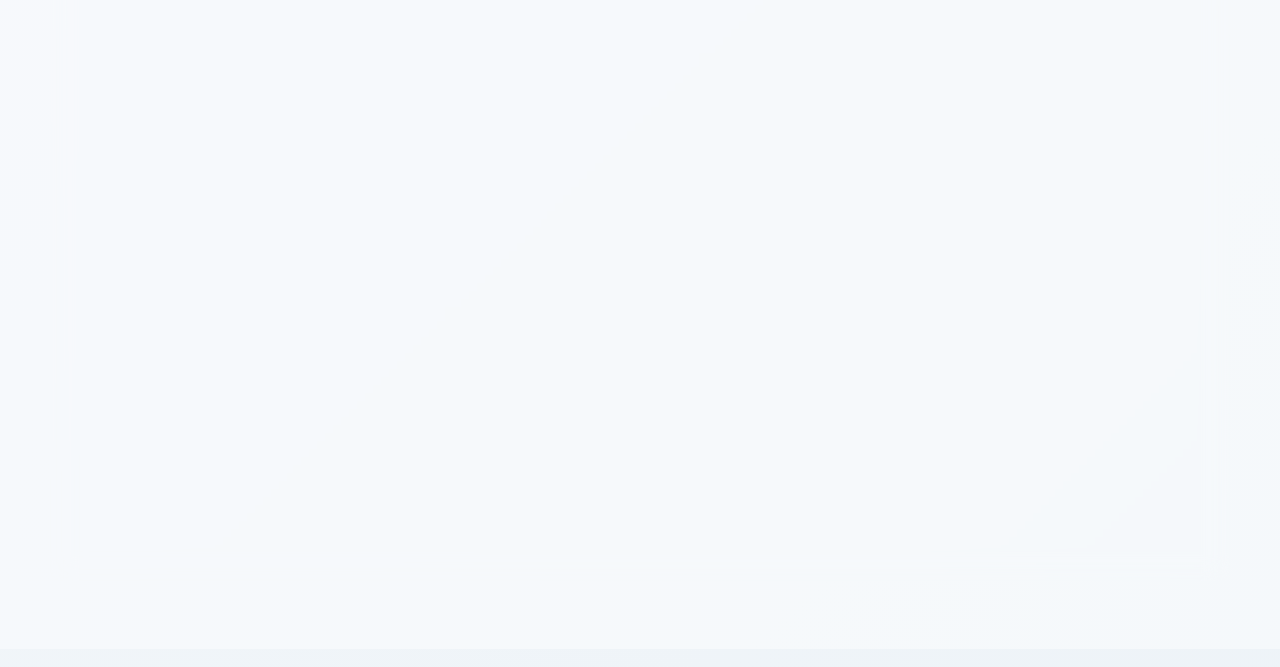
<file: design.html>
<!DOCTYPE html>
<html lang="en">
<head>
  <meta charset="UTF-8">
  <meta name="viewport" content="width=device-width, initial-scale=1.0">
  <title>Arctic AI - Design Reference</title>
  <link rel="stylesheet" href="styles.css">
  <style>
    body {
      min-height: 100vh;
      background:
        radial-gradient(circle at 86% 4%, rgba(204, 216, 224, 0.22), rgba(204, 216, 224, 0) 34%),
        linear-gradient(135deg, rgba(251, 252, 253, 0.96), rgba(236, 242, 247, 0.9));
      color: var(--text-secondary);
    }

    .design-page {
      width: min(1180px, calc(100% - 48px));
      margin: 0 auto;
      padding: 48px 0 64px;
    }

    .design-hero,
    .design-section,
    .design-card,
    .design-specimen,
    .design-mini-panel,
    .design-callout {
      background-color: var(--bg-glass);
      backdrop-filter: var(--blur-standard);
      -webkit-backdrop-filter: var(--blur-standard);
      border: 1px solid var(--glass-border);
      border-radius: var(--radius-md);
      box-shadow: var(--glass-shadow);
    }

    .design-hero {
      display: grid;
      grid-template-columns: minmax(0, 1.4fr) minmax(300px, 0.8fr);
      gap: var(--space-xl);
      padding: var(--space-xl);
      margin-bottom: var(--space-xl);
    }

    .design-kicker,
    .design-label,
    .design-code,
    .design-token,
    .design-status {
      font-family: var(--font-family-base);
      font-size: var(--text-xs);
      line-height: var(--line-height-md);
      letter-spacing: var(--letter-spacing-wide);
    }

    .design-kicker,
    .design-label {
      color: #99a6ad;
      font-weight: 700;
      text-transform: uppercase;
    }

    .design-hero h1 {
      margin: var(--space-2xs) 0 var(--space-md);
      max-width: 720px;
    }

    .design-hero p {
      max-width: 680px;
    }

    .design-nav {
      display: grid;
      gap: var(--space-2xs);
      align-self: start;
    }

    .design-nav a {
      display: flex;
      justify-content: space-between;
      gap: var(--space-sm);
      padding: var(--space-sm);
      border-radius: var(--radius-sm);
      color: var(--text-primary);
      background: rgba(255, 255, 255, 0.42);
    }

    .design-section {
      padding: var(--space-xl);
      margin-bottom: var(--space-xl);
    }

    .design-section-header {
      display: grid;
      gap: var(--space-2xs);
      margin-bottom: var(--space-xl);
    }

    .design-section-header p {
      max-width: 760px;
    }

    .design-grid {
      display: grid;
      grid-template-columns: repeat(3, minmax(0, 1fr));
      gap: var(--space-md);
    }

    .design-grid-two {
      grid-template-columns: repeat(2, minmax(0, 1fr));
    }

    .design-card,
    .design-specimen {
      padding: var(--space-lg);
    }

    .design-card {
      display: grid;
      gap: var(--space-sm);
    }

    .design-reference-list {
      display: grid;
      gap: var(--space-md);
    }

    .design-reference-card {
      display: grid;
      grid-template-columns: minmax(280px, 0.86fr) minmax(320px, 1fr);
      gap: var(--space-md);
      align-items: stretch;
    }

    .design-reference-visual,
    .design-reference-detail {
      display: grid;
      align-content: start;
      gap: var(--space-sm);
      padding: var(--space-lg);
      border-radius: var(--radius-md);
      border: 1px solid rgba(51, 78, 92, 0.1);
      background: rgba(255, 255, 255, 0.52);
      box-shadow: 0 18px 50px rgba(51, 78, 92, 0.08);
    }

    .design-reference-detail {
      background: rgba(251, 252, 253, 0.56);
    }

    .design-component-stage {
      position: relative;
      display: grid;
      align-items: start;
      gap: var(--space-md);
      min-height: 220px;
      padding: var(--space-xl);
      overflow: hidden;
      border: 1px solid rgba(51, 78, 92, 0.16);
      border-radius: var(--radius-md);
      background:
        radial-gradient(circle at 92% 8%, rgba(42, 186, 248, 0.14), rgba(42, 186, 248, 0) 30%),
        linear-gradient(135deg, rgba(232, 239, 245, 0.88), rgba(251, 252, 253, 0.94));
      box-shadow:
        inset 0 0 0 1px rgba(255, 255, 255, 0.7),
        0 18px 42px rgba(51, 78, 92, 0.12);
    }

    .design-component-stage::before {
      content: '';
      position: absolute;
      inset: 0;
      background-image:
        linear-gradient(rgba(51, 78, 92, 0.035) 1px, transparent 1px),
        linear-gradient(90deg, rgba(51, 78, 92, 0.035) 1px, transparent 1px);
      background-size: 28px 28px;
      pointer-events: none;
    }

    .design-component-stage > * {
      position: relative;
      z-index: 1;
    }

    .design-component-stage .menu-item-group,
    .design-component-stage .icon-bg,
    .design-component-stage .chat-title-display,
    .design-component-stage .chat-search-display,
    .design-component-stage .home-insight-card,
    .design-component-stage .prompt-composer-home,
    .design-component-stage .prompt-composer-chat,
    .design-component-stage .agent-selector {
      border-color: rgba(51, 78, 92, 0.16);
      box-shadow:
        0 12px 30px rgba(51, 78, 92, 0.12),
        var(--glass-shadow);
    }

    .design-side-panel-stage {
      min-height: 600px;
      padding: var(--space-lg);
    }

    .design-side-panel-stage .app-side-panel {
      position: relative;
      top: auto;
      left: auto;
      width: min(360px, 100%);
      min-width: 0;
      max-width: none;
      height: 560px;
    }

    .design-side-panel-stage .panel-resize-handle {
      left: calc(100% + var(--space-sm));
      background: rgba(51, 78, 92, 0.12);
      border-radius: var(--radius-full);
    }

    .design-side-panel-stage .home-insights-stack {
      padding-bottom: 52px;
    }

    .design-side-panel-stage .home-insight-card-middle {
      --card-offset-y: 26px;
    }

    .design-side-panel-stage .home-insight-card-bottom {
      --card-offset-y: 52px;
    }

    .design-actual-panel {
      width: min(360px, 100%);
      min-height: 360px;
    }

    .design-actual-panel .home-panel,
    .design-actual-panel .chat-panel,
    .design-actual-panel .chat-history-panel {
      min-height: 360px;
      margin-top: 0;
    }

    .design-actual-panel .home-panel-scroll {
      max-height: 360px;
      padding-bottom: 0;
      overflow: visible;
    }

    .design-actual-panel .home-insights-stack {
      padding-bottom: 52px;
    }

    .design-actual-panel .home-insight-card-middle {
      --card-offset-y: 26px;
    }

    .design-actual-panel .home-insight-card-bottom {
      --card-offset-y: 52px;
    }

    .design-actual-composer,
    .design-actual-chat,
    .design-actual-history {
      position: relative;
      width: min(420px, 100%);
      min-height: 220px;
    }

    .design-actual-composer .prompt-composer-chat {
      position: relative;
      left: auto;
      right: auto;
      bottom: auto;
    }

    .design-actual-chat {
      min-height: 330px;
    }

    .design-actual-chat .chat-panel {
      min-height: 330px;
      margin-top: 0;
    }

    .design-actual-chat .messages-area {
      gap: var(--space-lg);
      padding-top: calc(var(--button-size) + var(--space-sm));
      padding-bottom: calc(var(--prompt-composer-chat-height) + var(--space-md));
      overflow: visible;
    }

    .design-actual-history {
      min-height: 300px;
    }

    .design-actual-history .chat-history-panel {
      min-height: 300px;
      margin-top: 0;
    }

    .design-actual-history .chat-list-sections {
      overflow: visible;
    }

    .design-actual-actions {
      display: flex;
      flex-wrap: wrap;
      align-items: center;
      gap: var(--space-md);
    }

    .design-actual-switcher {
      position: relative;
      width: 100%;
      min-height: 430px;
      overflow: hidden;
    }

    .design-actual-switcher .page-switcher-popover {
      position: relative;
      top: auto;
      left: auto;
      transform: scale(0.58);
      transform-origin: top left;
    }

    .design-actual-switcher .omnibox-panel {
      position: absolute;
      right: 0;
      bottom: 0;
      width: min(340px, 78%);
      padding: var(--space-sm);
      box-shadow: 0 18px 42px rgba(51, 78, 92, 0.18), var(--glass-shadow);
    }

    .design-reference-meta {
      display: grid;
      gap: var(--space-2xs);
    }

    .design-reference-meta strong {
      color: var(--text-primary);
      font-size: var(--text-xs);
      line-height: var(--line-height-md);
    }

    .design-card h3,
    .design-specimen h3 {
      color: var(--text-primary);
    }

    .design-card p,
    .design-specimen p {
      line-height: var(--line-height-relaxed);
    }

    .design-code-list {
      display: flex;
      flex-wrap: wrap;
      gap: var(--space-2xs);
      margin-top: var(--space-2xs);
    }

    .design-code,
    .design-token,
    .design-status {
      display: inline-flex;
      width: fit-content;
      align-items: center;
      border-radius: var(--radius-xs);
      white-space: nowrap;
    }

    .design-code {
      padding: var(--space-4xs) var(--space-2xs);
      color: var(--text-primary);
      background: #c7d2dc;
    }

    .design-token {
      padding: var(--space-3xs) var(--space-2xs);
      color: var(--text-secondary);
      background: #e6ebf0;
      font-weight: 500;
    }

    .design-status {
      padding: var(--space-3xs) var(--space-2xs);
      color: var(--background-base);
      background: var(--accent-blue);
      font-weight: 700;
    }

    .design-map {
      position: relative;
      display: grid;
      grid-template-columns: 340px minmax(280px, 1fr);
      gap: var(--space-lg);
      min-height: 360px;
      padding: var(--space-lg);
      overflow: hidden;
      border-radius: var(--radius-md);
      background:
        linear-gradient(90deg, rgba(204, 216, 224, 0.16), rgba(255, 255, 255, 0.28)),
        rgba(251, 252, 253, 0.44);
    }

    .design-mini-panel {
      display: flex;
      flex-direction: column;
      gap: var(--space-md);
      padding: var(--space-md);
      min-height: 320px;
      border-radius: var(--radius-sm);
    }

    .design-mini-toolbar {
      display: flex;
      align-items: center;
      justify-content: space-between;
      gap: var(--space-sm);
    }

    .design-mini-avatar {
      width: 38px;
      height: 38px;
      border-radius: var(--radius-full);
      background: linear-gradient(135deg, #c7d2dc, #fbfcfd);
      border: 1px solid var(--glass-border);
    }

    .design-mini-controls {
      display: flex;
      gap: var(--space-2xs);
    }

    .design-mini-control {
      width: var(--button-size);
      height: var(--button-size);
      display: grid;
      place-items: center;
      border: 1px solid var(--glass-border);
      border-radius: var(--radius-sm);
      background: rgba(251, 252, 253, 0.65);
    }

    .design-mini-home,
    .design-mini-chat,
    .design-mini-list {
      display: grid;
      gap: var(--space-sm);
      padding: var(--space-md);
      border-radius: var(--radius-sm);
      background: rgba(255, 255, 255, 0.34);
    }

    .design-panel-note {
      color: var(--text-secondary);
      font-size: var(--text-xs);
      line-height: var(--line-height-normal);
    }

    .design-panel-view-type {
      display: flex;
      align-items: center;
      justify-content: space-between;
      gap: var(--space-sm);
    }

    .design-mini-line {
      height: 8px;
      border-radius: var(--radius-full);
      background: rgba(51, 78, 92, 0.18);
    }

    .design-mini-line.short {
      width: 56%;
    }

    .design-mini-line.medium {
      width: 76%;
    }

    .design-workspace {
      padding: var(--space-xl);
      min-height: 320px;
      border: 1px solid var(--glass-border);
      border-radius: var(--radius-md);
      background: rgba(251, 252, 253, 0.62);
      box-shadow: inset 0 0 0 1px var(--glass-panel-edge);
    }

    .design-workspace-header {
      display: flex;
      align-items: center;
      justify-content: space-between;
      gap: var(--space-md);
      padding-bottom: var(--space-xl);
      border-bottom: 1px solid rgba(51, 78, 92, 0.12);
      margin-bottom: var(--space-xl);
    }

    .design-workspace-grid {
      display: grid;
      grid-template-columns: repeat(2, minmax(0, 1fr));
      gap: var(--space-md);
    }

    .design-component-row {
      display: flex;
      flex-wrap: wrap;
      align-items: center;
      gap: var(--space-sm);
      margin-top: var(--space-sm);
    }

    .design-button {
      min-height: 32px;
      border: 1px solid var(--text-secondary);
      border-radius: var(--radius-xs);
      padding: var(--space-3xs) var(--space-2xs);
      color: var(--text-secondary);
      background: transparent;
      font: 500 var(--text-sm) / 1.3 var(--font-family-base);
    }

    .design-icon-button {
      width: var(--button-size);
      height: var(--button-size);
      display: grid;
      place-items: center;
      border: 1px solid var(--glass-border);
      border-radius: var(--radius-sm);
      background: rgba(251, 252, 253, 0.65);
      box-shadow: var(--glass-shadow);
    }

    .design-submit {
      width: var(--size-28);
      height: var(--size-28);
      display: grid;
      place-items: center;
      border: 0;
      border-radius: var(--radius-full);
      background: var(--accent-blue);
    }

    .design-submit img,
    .design-icon-button img {
      width: var(--icon-size-small);
      height: var(--icon-size-small);
      object-fit: contain;
    }

    .design-composer {
      display: grid;
      gap: var(--space-md);
      padding: var(--space-sm);
      min-height: 140px;
      border: 1px solid var(--glass-border);
      border-radius: var(--radius-md);
      background: rgba(251, 252, 253, 0.64);
      box-shadow: var(--glass-shadow);
    }

    .design-composer-footer {
      display: flex;
      justify-content: space-between;
      align-items: center;
      gap: var(--space-md);
    }

    .design-chat-bubble {
      width: fit-content;
      max-width: 70%;
      padding: var(--size-10) var(--space-sm);
      border-radius: var(--radius-sm);
      color: var(--background-base);
      background: var(--accent-blue);
      font-size: var(--text-sm);
      line-height: var(--line-height-normal);
      margin-left: auto;
    }

    .design-ai-response {
      display: grid;
      gap: var(--space-sm);
    }

    .design-ai-divider {
      height: 1px;
      background: var(--divider-color);
    }

    .design-switcher {
      display: grid;
      grid-template-columns: 144px minmax(0, 1fr);
      gap: var(--space-xl);
      padding: var(--space-xl);
      border-radius: var(--radius-sm);
      background: var(--background-base);
      box-shadow: var(--switcher-shadow);
    }

    .design-switcher-nav,
    .design-switcher-content {
      display: grid;
      gap: var(--space-md);
      align-content: start;
    }

    .design-switcher-content {
      padding: var(--space-lg);
      border-radius: var(--radius-sm);
      background: rgba(242, 245, 247, 0.7);
    }

    .design-switcher-item,
    .design-chat-list-item {
      display: flex;
      align-items: center;
      gap: var(--space-sm);
      color: var(--text-primary);
    }

    .design-switcher-dot {
      width: var(--size-14);
      height: var(--size-14);
      border-radius: var(--radius-xs);
      background: #c7d2dc;
    }

    .design-table-wrap {
      overflow-x: auto;
      border: 1px solid rgba(51, 78, 92, 0.12);
      border-radius: var(--radius-sm);
      background: rgba(255, 255, 255, 0.35);
    }

    .design-table {
      width: 100%;
      border-collapse: collapse;
      min-width: 760px;
    }

    .design-table th,
    .design-table td {
      padding: var(--space-sm);
      border-bottom: 1px solid rgba(51, 78, 92, 0.12);
      text-align: left;
      vertical-align: top;
      color: var(--text-secondary);
      font-size: var(--text-sm);
      line-height: var(--line-height-normal);
    }

    .design-table th {
      color: var(--text-primary);
      font-weight: 600;
      background: rgba(255, 255, 255, 0.38);
    }

    .design-table tr:last-child td {
      border-bottom: 0;
    }

    .design-callout {
      display: grid;
      gap: var(--space-sm);
      padding: var(--space-lg);
      margin-top: var(--space-md);
      background: rgba(251, 252, 253, 0.72);
    }

    @media (max-width: 900px) {
      .design-hero,
      .design-map,
      .design-grid,
      .design-grid-two,
      .design-reference-card,
      .design-workspace-grid,
      .design-switcher {
        grid-template-columns: 1fr;
      }
    }
  </style>
</head>
<body>
  <main class="design-page">
    <header class="design-hero">
      <div>
        <p class="design-kicker">Arctic AI Starter Kit</p>
        <h1>Design reference for app sections and repeatable patterns</h1>
        <p>This page defines the discrete UI regions in the prototype and visualizes the repeatable patterns used across the HTML and CSS.</p>
      </div>
      <nav class="design-nav" aria-label="Design reference sections">
        <a href="#app-shell"><span>App Shell</span><span>01</span></a>
        <a href="#patterns"><span>Patterns and Components</span><span>02</span></a>
      </nav>
    </header>

    <section class="design-section" id="app-shell" aria-labelledby="app-shell-title">
      <header class="design-section-header">
        <p class="design-kicker">01 App Shell</p>
        <h2 id="app-shell-title">Primary application regions</h2>
        <p>The current prototype has four major layers: the atmospheric background, the persistent left side panel, the main content workspace, and transient overlays for search or page switching.</p>
      </header>

      <div class="design-map" aria-label="App shell diagram">
        <aside class="design-mini-panel" aria-label="Persistent side panel specimen">
          <div class="design-mini-toolbar">
            <span class="design-mini-avatar" aria-hidden="true"></span>
            <div class="design-mini-controls" aria-hidden="true">
              <span class="design-mini-control"></span>
              <span class="design-mini-control"></span>
            </div>
          </div>
          <p class="design-panel-note">One persistent side panel shell. It swaps between these three panel views rather than showing them all at once.</p>
          <div class="design-mini-home">
            <div class="design-panel-view-type">
              <span class="design-token">home-panel</span>
              <span class="design-label">View 1</span>
            </div>
            <span class="design-mini-line"></span>
            <span class="design-mini-line medium"></span>
            <span class="design-mini-line short"></span>
          </div>
          <div class="design-mini-chat">
            <div class="design-panel-view-type">
              <span class="design-token">chat-panel</span>
              <span class="design-label">View 2</span>
            </div>
            <span class="design-chat-bubble">User message</span>
            <span class="design-mini-line medium"></span>
          </div>
          <div class="design-mini-list">
            <div class="design-panel-view-type">
              <span class="design-token">chat-history-panel</span>
              <span class="design-label">View 3</span>
            </div>
            <span class="design-mini-line"></span>
            <span class="design-mini-line short"></span>
          </div>
        </aside>

        <section class="design-workspace" aria-label="Content workspace specimen">
          <div class="design-workspace-header">
            <h3>Content workspace</h3>
            <span class="design-code">workspace-panel</span>
          </div>
          <div class="design-workspace-grid">
            <article class="design-card">
              <span class="design-label">Workspace content</span>
              <h3>Main product canvas</h3>
              <p>Use this fixed glass panel for page-specific exploration, list-detail layouts, or prototype content that should sit outside the persistent side panel.</p>
            </article>
            <article class="design-card">
              <span class="design-label">Overlay layer</span>
              <h3>Transient surfaces</h3>
              <p>Search and page switching should read as temporary layers above the shell, not as permanent workspace content.</p>
            </article>
          </div>
        </section>
      </div>
    </section>

    <section class="design-section" id="patterns" aria-labelledby="patterns-title">
      <header class="design-section-header">
        <p class="design-kicker">02 Patterns and Components</p>
        <h2 id="patterns-title">Visual reference with HTML/CSS hooks</h2>
        <p>Each item pairs the pattern or component with the selectors used to find it in <code>index.html</code> and style it in <code>styles.css</code>.</p>
      </header>

      <div class="design-reference-list">
        <article class="design-reference-card">
          <div class="design-reference-visual">
            <span class="design-label">Pattern</span>
            <h3>Resizable side panel</h3>
            <div class="design-component-stage design-side-panel-stage">
              <div class="app-side-panel">
                <div class="panel-resize-handle"></div>
                <div class="side-panel-layout">
                  <div class="side-panel-chrome">
                    <div class="side-panel-toolbar">
                      <div class="header-left">
                        <div class="icon-container">
                          <button type="button" class="profile-button" aria-label="Go to Home panel">
                            <img src="assets/user-icon.png" alt="" class="user-icon">
                          </button>
                        </div>
                        <div class="menu-item-group">
                          <button type="button" class="menu-item">
                            <span class="menu-text">Home</span>
                            <img src="assets/dropdown-icon.svg" alt="" class="dropdown-icon">
                          </button>
                          <div class="divider"></div>
                          <button type="button" class="omnibox-trigger" aria-label="Open search">
                            <img src="assets/search.svg" alt="" class="shape-icon">
                          </button>
                        </div>
                      </div>
                      <div class="header-right">
                        <button type="button" class="icon-button" aria-label="Start a new chat">
                          <span class="icon-bg">
                            <img src="assets/new%20chat.svg" alt="" class="icon-img">
                          </span>
                        </button>
                        <button type="button" class="icon-button" aria-label="Open chat list">
                          <span class="icon-bg">
                            <img src="assets/chat%20list.svg" alt="" class="icon-img">
                          </span>
                        </button>
                      </div>
                    </div>
                  </div>
                  <div class="home-panel" aria-hidden="false">
                    <div class="home-panel-scroll">
                      <div class="home-insights-stack">
                        <article class="home-insight-card home-insight-card-top">
                          <header class="home-insight-header">
                            <div class="home-insight-title-wrap">
                              <img src="assets/home-openai-icon.png" alt="" class="home-insight-brand-icon home-insight-brand-icon-openai">
                              <h2 class="home-insight-title">Open AI 2026</h2>
                            </div>
                            <div class="home-insight-labels">
                              <span class="home-label home-label-primary"><strong>Deal health:</strong> <b>72</b></span>
                              <span class="home-label home-label-secondary"><strong>Tasks:</strong> <b>6</b></span>
                            </div>
                          </header>
                          <div class="home-insight-divider"></div>
                          <p><strong>Initiative requirements</strong>Add the Enterprise Security Suite upsell to Visa Global digital room.</p>
                        </article>
                        <article class="home-insight-card home-insight-card-middle">
                          <header class="home-insight-header">
                            <div class="home-insight-title-wrap">
                              <img src="assets/home-deal-icon-base.png" alt="" class="home-insight-brand-icon">
                              <h2 class="home-insight-title">AWS expansion 2026</h2>
                            </div>
                          </header>
                        </article>
                        <article class="home-insight-card home-insight-card-bottom">
                          <header class="home-insight-header">
                            <div class="home-insight-title-wrap">
                              <img src="assets/home-deal-icon-base.png" alt="" class="home-insight-brand-icon">
                              <h2 class="home-insight-title">Visa renewal 2026</h2>
                            </div>
                          </header>
                        </article>
                      </div>
                      <section class="home-tasks">
                        <h2>Tasks</h2>
                        <div class="home-tasks-divider"></div>
                        <article class="home-task-item">
                          <div class="home-task-header">
                            <img src="assets/home-deal-icon-base.png" alt="" class="home-task-icon">
                            <h3 class="home-task-title">Visa Global 2026: Digital Room</h3>
                          </div>
                          <button type="button" class="home-task-action">+ Add to digital room</button>
                        </article>
                      </section>
                    </div>
                    <div class="prompt-composer prompt-composer-home">
                      <div class="prompt-composer-input" contenteditable="true" role="textbox" aria-label="Ask anything..." data-placeholder="Ask anything..."></div>
                      <button type="button" class="prompt-composer-submit" aria-label="Submit">
                        <img src="assets/submit%20chat%20arrow.svg" alt="" class="prompt-composer-submit-icon">
                      </button>
                    </div>
                  </div>
                </div>
              </div>
            </div>
          </div>
          <div class="design-reference-detail">
            <h3>Persistent panel shell</h3>
            <p>In <code>index.html</code>, this is the left-side application region containing the resize handle, panel layout, chrome, and swappable panel views.</p>
            <div class="design-reference-meta">
              <strong>HTML</strong>
              <div class="design-code-list">
                <span class="design-code">app-side-panel</span>
                <span class="design-code">panel-resize-handle</span>
                <span class="design-code">side-panel-layout</span>
              </div>
            </div>
            <div class="design-reference-meta">
              <strong>CSS</strong>
              <div class="design-code-list">
                <span class="design-code">--app-side-panel-width</span>
                <span class="design-code">--app-side-panel-max-width</span>
                <span class="design-code">panel-resize-handle:hover</span>
              </div>
            </div>
          </div>
        </article>

        <article class="design-reference-card">
          <div class="design-reference-visual">
            <span class="design-label">Pattern</span>
            <h3>Panel chrome controls</h3>
            <div class="design-component-stage">
              <div class="side-panel-chrome">
                <div class="side-panel-toolbar">
                  <div class="header-left">
                    <div class="icon-container">
                      <button type="button" class="profile-button" aria-label="Go to Home panel">
                        <img src="assets/user-icon.png" alt="" class="user-icon">
                      </button>
                    </div>
                    <div class="menu-item-group">
                      <button type="button" class="menu-item">
                        <span class="menu-text">Home</span>
                        <img src="assets/dropdown-icon.svg" alt="" class="dropdown-icon">
                      </button>
                      <div class="divider"></div>
                      <button type="button" class="omnibox-trigger" aria-label="Open search">
                        <img src="assets/search.svg" alt="" class="shape-icon">
                      </button>
                    </div>
                  </div>
                  <div class="header-right">
                    <button type="button" class="icon-button" aria-label="Start a new chat">
                      <span class="icon-bg"><img src="assets/new%20chat.svg" alt="" class="icon-img"></span>
                    </button>
                    <button type="button" class="icon-button" aria-label="Open chat list">
                      <span class="icon-bg"><img src="assets/chat%20list.svg" alt="" class="icon-img"></span>
                    </button>
                    <button type="button" class="icon-button" aria-label="Open settings">
                      <span class="icon-bg"><img src="assets/settings.svg" alt="" class="icon-img"></span>
                    </button>
                  </div>
                </div>
              </div>
            </div>
          </div>
          <div class="design-reference-detail">
            <h3>Header and menu actions</h3>
            <p>In <code>index.html</code>, these controls sit inside the side panel chrome and trigger the page switcher, omnibox, new chat view, chat history, and settings menu.</p>
            <div class="design-reference-meta">
              <strong>HTML</strong>
              <div class="design-code-list">
                <span class="design-code">side-panel-chrome</span>
                <span class="design-code">side-panel-toolbar</span>
                <span class="design-code">menu-item-group</span>
                <span class="design-code">icon-button</span>
              </div>
            </div>
            <div class="design-reference-meta">
              <strong>CSS</strong>
              <div class="design-code-list">
                <span class="design-code">header-left</span>
                <span class="design-code">header-right</span>
                <span class="design-code">icon-bg</span>
                <span class="design-code">settings-menu</span>
              </div>
            </div>
          </div>
        </article>

        <article class="design-reference-card">
          <div class="design-reference-visual">
            <span class="design-label">Pattern</span>
            <h3>Home insight feed</h3>
            <div class="design-component-stage">
              <div class="design-actual-panel">
                <div class="home-panel" aria-hidden="false">
                  <div class="home-panel-scroll">
                    <div class="home-insights-stack">
                      <article class="home-insight-card home-insight-card-top">
                        <header class="home-insight-header">
                          <div class="home-insight-title-wrap">
                            <img src="assets/home-openai-icon.png" alt="" class="home-insight-brand-icon home-insight-brand-icon-openai">
                            <h2 class="home-insight-title">Open AI 2026</h2>
                          </div>
                          <div class="home-insight-labels">
                            <span class="home-label home-label-primary"><strong>Deal health:</strong> <b>72</b></span>
                            <span class="home-label home-label-secondary"><strong>Tasks:</strong> <b>6</b></span>
                          </div>
                        </header>
                        <div class="home-insight-divider"></div>
                        <p><strong>Initiative requirements</strong>Add the Enterprise Security Suite upsell to Visa Global digital room.</p>
                        <p><strong>Outreach stagnation</strong>Ping the Champion at Visa for a pulse check.</p>
                      </article>
                      <article class="home-insight-card home-insight-card-middle">
                        <header class="home-insight-header">
                          <div class="home-insight-title-wrap">
                            <img src="assets/home-deal-icon-base.png" alt="" class="home-insight-brand-icon">
                            <h2 class="home-insight-title">AWS expansion 2026</h2>
                          </div>
                        </header>
                      </article>
                      <article class="home-insight-card home-insight-card-bottom">
                        <header class="home-insight-header">
                          <div class="home-insight-title-wrap">
                            <img src="assets/home-deal-icon-base.png" alt="" class="home-insight-brand-icon">
                            <h2 class="home-insight-title">Visa renewal 2026</h2>
                          </div>
                        </header>
                      </article>
                    </div>
                  </div>
                </div>
              </div>
            </div>
          </div>
          <div class="design-reference-detail">
            <h3>Home panel content</h3>
            <p>In <code>index.html</code>, the home view combines stacked insight cards, task rows, and a fixed prompt composer within the side panel layout.</p>
            <div class="design-reference-meta">
              <strong>HTML</strong>
              <div class="design-code-list">
                <span class="design-code">home-panel</span>
                <span class="design-code">home-panel-scroll</span>
                <span class="design-code">home-insight-card</span>
                <span class="design-code">home-task-item</span>
              </div>
            </div>
            <div class="design-reference-meta">
              <strong>CSS</strong>
              <div class="design-code-list">
                <span class="design-code">home-insights-stack</span>
                <span class="design-code">home-insight-labels</span>
                <span class="design-code">home-task-action</span>
                <span class="design-code">prompt-composer-home</span>
              </div>
            </div>
          </div>
        </article>

        <article class="design-reference-card">
          <div class="design-reference-visual">
            <span class="design-label">Component</span>
            <h3>Prompt composer</h3>
            <div class="design-component-stage">
              <div class="design-actual-composer">
                <div class="prompt-composer prompt-composer-chat">
                  <div class="text-input-container">
                    <div class="chat-input" contenteditable="true" role="textbox" aria-label="Ask anything..." data-placeholder="Ask anything..."></div>
                  </div>
                  <div class="buttons-group">
                    <div class="left-buttons">
                      <div class="agent-selector">
                        <div class="agent-text">HS Agent</div>
                        <img src="assets/dropdown-icon.svg" alt="" class="dropdown-icon-small">
                      </div>
                    </div>
                    <button type="button" class="submit-button" aria-label="Submit">
                      <img src="assets/submit%20chat%20arrow.svg" alt="">
                    </button>
                  </div>
                </div>
              </div>
            </div>
          </div>
          <div class="design-reference-detail">
            <h3>Shared query input</h3>
            <p>In <code>index.html</code>, the composer appears as a home-panel variant and a chat-panel variant. Both share the same base composer class.</p>
            <div class="design-reference-meta">
              <strong>HTML</strong>
              <div class="design-code-list">
                <span class="design-code">prompt-composer</span>
                <span class="design-code">prompt-composer-home</span>
                <span class="design-code">prompt-composer-chat</span>
                <span class="design-code">contenteditable</span>
              </div>
            </div>
            <div class="design-reference-meta">
              <strong>CSS</strong>
              <div class="design-code-list">
                <span class="design-code">prompt-composer-input</span>
                <span class="design-code">text-input-container</span>
                <span class="design-code">buttons-group</span>
                <span class="design-code">submit-button</span>
              </div>
            </div>
          </div>
        </article>

        <article class="design-reference-card">
          <div class="design-reference-visual">
            <span class="design-label">Pattern</span>
            <h3>Conversation view</h3>
            <div class="design-component-stage">
              <div class="design-actual-chat">
                <div class="chat-panel">
                  <div class="chat-title-display">
                    <div class="chat-title-content">Implementation draft plan v1</div>
                    <button type="button" class="chat-title-edit-button" aria-label="Edit chat title">
                      <img src="assets/edit.svg" alt="" class="edit-icon">
                    </button>
                  </div>
                  <div class="messages-area has-bottom-clearance">
                    <div class="user-message-bubble">Where does this deal stand?</div>
                    <div class="ai-response">
                      <div>
                        <h3 class="ai-response-heading">Recommended action</h3>
                        <p class="ai-response-text">Send a short pulse-check note and update the digital room with the relevant upsell module.</p>
                      </div>
                      <div class="ai-response-divider"></div>
                    </div>
                  </div>
                  <div class="prompt-composer prompt-composer-chat">
                    <div class="text-input-container">
                      <div class="chat-input" contenteditable="true" role="textbox" aria-label="Ask anything..." data-placeholder="Ask anything..."></div>
                    </div>
                    <div class="buttons-group">
                      <div class="left-buttons">
                        <div class="agent-selector">
                          <div class="agent-text">HS Agent</div>
                          <img src="assets/dropdown-icon.svg" alt="" class="dropdown-icon-small">
                        </div>
                      </div>
                      <button type="button" class="submit-button" aria-label="Submit">
                        <img src="assets/submit%20chat%20arrow.svg" alt="">
                      </button>
                    </div>
                  </div>
                </div>
              </div>
            </div>
          </div>
          <div class="design-reference-detail">
            <h3>Chat panel messages</h3>
            <p>In <code>index.html</code>, the chat view includes floating title chrome, an empty message container populated by script, and the fixed chat composer.</p>
            <div class="design-reference-meta">
              <strong>HTML</strong>
              <div class="design-code-list">
                <span class="design-code">chat-panel</span>
                <span class="design-code">chat-title-display</span>
                <span class="design-code">messages-area</span>
                <span class="design-code">chat-input</span>
              </div>
            </div>
            <div class="design-reference-meta">
              <strong>CSS</strong>
              <div class="design-code-list">
                <span class="design-code">user-message-bubble</span>
                <span class="design-code">ai-response</span>
                <span class="design-code">ai-response-divider</span>
                <span class="design-code">prompt-composer-chat</span>
              </div>
            </div>
          </div>
        </article>

        <article class="design-reference-card">
          <div class="design-reference-visual">
            <span class="design-label">Pattern</span>
            <h3>Chat history list</h3>
            <div class="design-component-stage">
              <div class="design-actual-history">
                <div class="chat-history-panel" aria-hidden="false">
                  <div class="chat-search-display">
                    <input type="search" class="chat-search-input" placeholder="Search" aria-label="Search chats">
                    <img src="assets/search.svg" alt="" class="chat-search-icon">
                  </div>
                  <div class="chat-list-sections">
                    <section class="chat-list-section">
                      <h3 class="chat-list-heading">Today</h3>
                      <div class="chat-list-items">
                        <button type="button" class="chat-list-item"><span class="chat-tag">OpenAI 2026</span><span class="chat-item-title">Deal progression plan</span></button>
                        <button type="button" class="chat-list-item"><span class="chat-tag">Home</span><span class="chat-item-title">Analytics dashboard walkthrough</span></button>
                      </div>
                    </section>
                    <section class="chat-list-section">
                      <h3 class="chat-list-heading">Recent</h3>
                      <div class="chat-list-items">
                        <button type="button" class="chat-list-item"><span class="chat-tag">Deals</span><span class="chat-item-title">Win-loss review summary</span></button>
                      </div>
                    </section>
                  </div>
                </div>
              </div>
            </div>
          </div>
          <div class="design-reference-detail">
            <h3>Searchable panel list</h3>
            <p>In <code>index.html</code>, chat history replaces the active side-panel view and groups chat rows by time period.</p>
            <div class="design-reference-meta">
              <strong>HTML</strong>
              <div class="design-code-list">
                <span class="design-code">chat-history-panel</span>
                <span class="design-code">chat-search-display</span>
                <span class="design-code">chat-list-section</span>
                <span class="design-code">chat-list-item</span>
              </div>
            </div>
            <div class="design-reference-meta">
              <strong>CSS</strong>
              <div class="design-code-list">
                <span class="design-code">chat-list-heading</span>
                <span class="design-code">chat-tag</span>
                <span class="design-code">chat-item-title</span>
                <span class="design-code">is-hidden</span>
              </div>
            </div>
          </div>
        </article>

        <article class="design-reference-card">
          <div class="design-reference-visual">
            <span class="design-label">Component</span>
            <h3>CTA hierarchy</h3>
            <div class="design-component-stage">
              <div class="design-actual-actions">
                <button type="button" class="icon-button" aria-label="Start a new chat">
                  <span class="icon-bg"><img src="assets/new%20chat.svg" alt="" class="icon-img"></span>
                </button>
                <button type="button" class="home-task-action">+ Add to digital room</button>
                <button type="button" class="switcher-row-button">Run meeting prep</button>
                <button type="button" class="submit-button" aria-label="Submit">
                  <img src="assets/submit%20chat%20arrow.svg" alt="">
                </button>
              </div>
            </div>
          </div>
          <div class="design-reference-detail">
            <h3>Icon, outline, and submit actions</h3>
            <p>In <code>index.html</code>, icon buttons serve panel chrome, outline buttons appear in task and switcher rows, and submit actions sit in prompt composers.</p>
            <div class="design-reference-meta">
              <strong>HTML</strong>
              <div class="design-code-list">
                <span class="design-code">icon-button</span>
                <span class="design-code">home-task-action</span>
                <span class="design-code">switcher-row-button</span>
                <span class="design-code">submit-button</span>
              </div>
            </div>
            <div class="design-reference-meta">
              <strong>CSS</strong>
              <div class="design-code-list">
                <span class="design-code">icon-bg</span>
                <span class="design-code">--button-size</span>
                <span class="design-code">home-task-action</span>
                <span class="design-code">--accent-blue</span>
              </div>
            </div>
          </div>
        </article>

        <article class="design-reference-card">
          <div class="design-reference-visual">
            <span class="design-label">Pattern</span>
            <h3>Switcher and search overlays</h3>
            <div class="design-component-stage">
              <div class="design-actual-switcher">
                <div class="page-switcher-popover" role="dialog" aria-label="Page switcher" aria-hidden="false">
                  <div class="page-switcher-nav">
                    <img src="assets/page-switcher-logo.svg" alt="Highspot" class="page-switcher-logo">
                    <div class="page-switcher-divider"></div>
                    <div class="page-switcher-nav-items">
                      <button type="button" class="switcher-nav-item is-selected" aria-current="page">
                        <span class="switcher-nav-icon-slot">
                          <img src="assets/page-switcher-icon-deals.svg" alt="" class="switcher-nav-icon">
                        </span>
                        <span>Deals</span>
                      </button>
                      <button type="button" class="switcher-nav-item">
                        <span class="switcher-nav-icon-slot">
                          <img src="assets/page-switcher-icon-automations.svg" alt="" class="switcher-nav-icon switcher-nav-icon-narrow">
                        </span>
                        <span>Automations</span>
                      </button>
                      <button type="button" class="switcher-nav-item">
                        <span class="switcher-nav-icon-slot">
                          <img src="assets/page-switcher-icon-knowledge.svg" alt="" class="switcher-nav-icon">
                        </span>
                        <span>Knowledge</span>
                      </button>
                    </div>
                  </div>
                  <div class="page-switcher-content">
                    <div class="switcher-content-header">
                      <span>My Deals</span>
                      <img src="assets/page-switcher-arrow.svg" alt="" class="switcher-content-arrow">
                    </div>
                    <div class="page-switcher-divider"></div>
                    <div class="switcher-content-section">
                      <h4>Your upcoming meetings</h4>
                      <div class="switcher-content-row">
                        <div class="switcher-thumb"><img src="assets/new%20chat.svg" alt=""></div>
                        <div class="switcher-content-copy">
                          <strong>AWS Weekly Sync</strong>
                          <span>Host: Vanessa C.</span>
                          <span>Today, 11:00 AM</span>
                        </div>
                        <button type="button" class="switcher-row-button">Run meeting prep</button>
                      </div>
                      <div class="switcher-content-row">
                        <div class="switcher-thumb switcher-thumb-primary"><img src="assets/chat%20list.svg" alt=""></div>
                        <div class="switcher-content-copy">
                          <strong>Visa Inc stakeholder sync</strong>
                          <span>Host: Hao L.</span>
                          <span>Today, 3:00 PM</span>
                        </div>
                        <button type="button" class="switcher-row-button">Run meeting prep</button>
                      </div>
                    </div>
                  </div>
                </div>
                <section class="omnibox-panel" aria-label="Search preview">
                  <div class="omnibox-search-row">
                    <img src="assets/search.svg" alt="" class="omnibox-search-icon">
                    <input type="search" class="omnibox-input" placeholder="Search deals, tasks, meetings..." aria-label="Search prototype items">
                  </div>
                </section>
              </div>
            </div>
          </div>
          <div class="design-reference-detail">
            <h3>Transient navigation surfaces</h3>
            <p>In <code>index.html</code>, the page switcher sits inside panel chrome and the omnibox sits at the app-container level as a modal overlay.</p>
            <div class="design-reference-meta">
              <strong>HTML</strong>
              <div class="design-code-list">
                <span class="design-code">page-switcher-popover</span>
                <span class="design-code">page-switcher-nav</span>
                <span class="design-code">page-switcher-content</span>
                <span class="design-code">omnibox-overlay</span>
              </div>
            </div>
            <div class="design-reference-meta">
              <strong>CSS</strong>
              <div class="design-code-list">
                <span class="design-code">switcher-nav-item</span>
                <span class="design-code">switcher-content-row</span>
                <span class="design-code">omnibox-panel</span>
                <span class="design-code">omnibox-backdrop</span>
              </div>
            </div>
          </div>
        </article>
      </div>
    </section>

  </main>
</body>
</html>
</file>
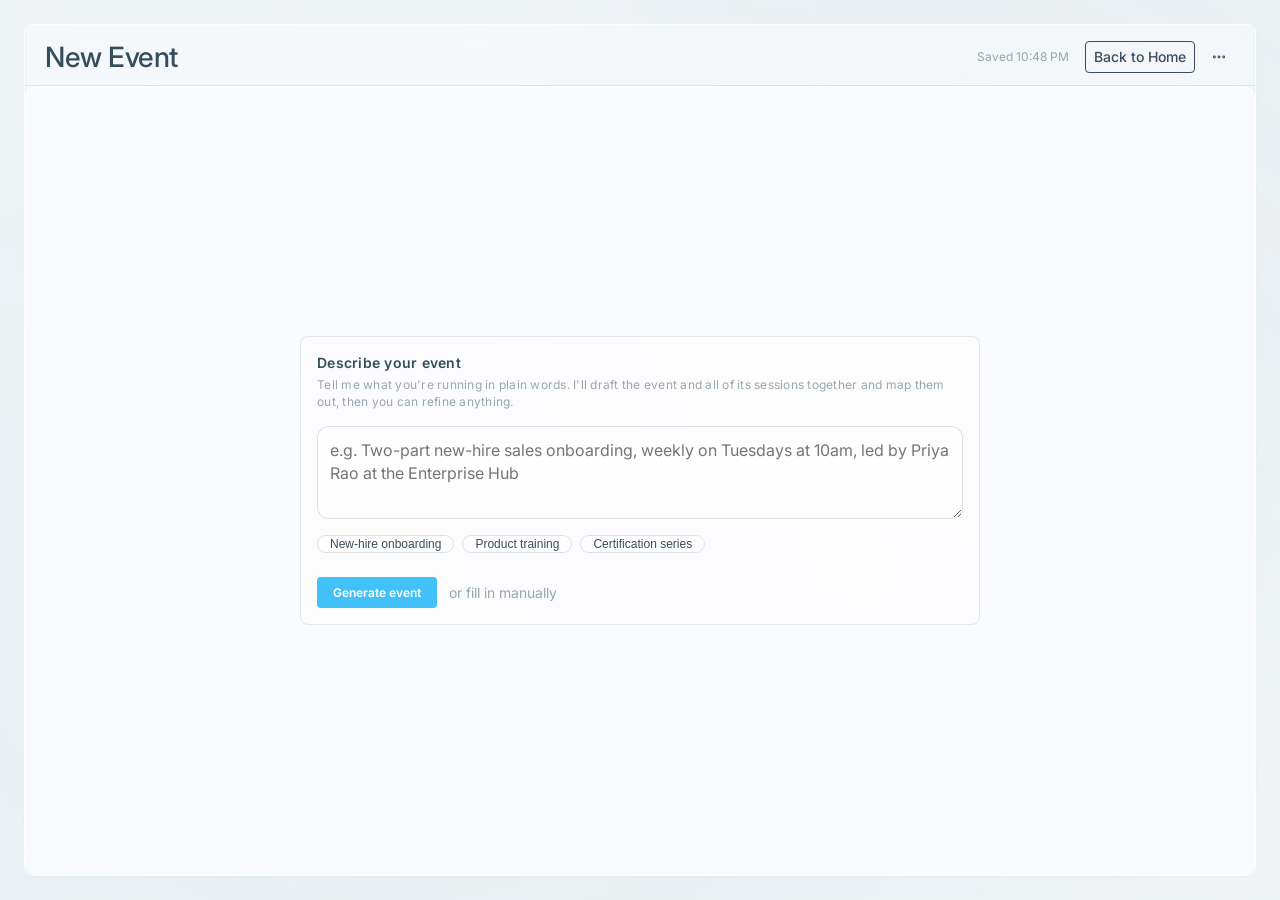
<file: new-event.html>
<!DOCTYPE html>
<html lang="en">
<head>
  <meta charset="UTF-8">
  <meta name="viewport" content="width=device-width, initial-scale=1.0">
  <title>Arctic AI - New Event</title>
  <link rel="stylesheet" href="styles.css">
  <script src="event-editor-shell.js" defer></script>
  <script src="integrations.js" defer></script>
  <script src="event-admin.js" defer></script>
</head>
<body class="event-page">
  <div class="app-container">
    <div class="background">
      <div class="background-inner">
        <div class="background-gradient"></div>
      </div>
    </div>

    <main class="workspace-panel" aria-label="New Event workspace">
      <header class="content-pane-header content-pane-header-workspace">
        <div class="workspace-header-copy">
          <h1>New Event</h1>
        </div>
        <div class="workspace-header-actions">
          <span class="workspace-save-status" id="event-admin-meta" aria-live="polite"></span>
          <a class="home-task-action workspace-link-action" href="index.html#events-workspace">Back to Home</a>
          <button type="button" class="workspace-quiet-action" id="workspace-save-button">Save</button>
          <button type="button" class="home-task-action home-task-action-primary" id="workspace-publish-button">Publish</button>
          <div class="workspace-overflow">
            <button type="button" class="event-toolbar-icon" id="workspace-overflow-toggle" aria-label="More event actions" aria-haspopup="menu" aria-expanded="false" aria-controls="workspace-overflow-menu">
              <svg viewBox="0 0 24 24" fill="none" stroke="currentColor" stroke-width="1.6" stroke-linecap="round" stroke-linejoin="round"><circle cx="5" cy="12" r="1.4"/><circle cx="12" cy="12" r="1.4"/><circle cx="19" cy="12" r="1.4"/></svg>
            </button>
            <div class="workspace-overflow-menu" id="workspace-overflow-menu" role="menu" aria-hidden="true">
              <button type="button" class="workspace-overflow-item is-destructive" id="event-admin-close-button" role="menuitem">Discard event</button>
            </div>
          </div>
        </div>
      </header>
      <div class="content-pane-divider"></div>
      <section class="workspace-event-preview is-hidden" id="event-publish-success-summary" aria-live="polite"></section>
      <section class="workspace-event-editor" aria-label="Event setup">
        <div id="event-editor-root"></div>
      </section>
    </main>
  </div>
</body>
</html>
</file>
<file: styles.css>
/* ======================================
   Arctic AI Starter Kit
   ====================================== */

/* File map
   1. Design tokens and base element styles
   2. Shared patterns and reusable selector groups
   3. App shell, background, and primary panels
   4. Header controls and chat title/search chrome
   5. Home panel cards, tasks, and prompt composer
   6. Chat, chat list, and composer
   7. Page switcher popover
   8. Omnibox overlay
   9. Workspace home content
*/

@font-face {
  font-family: 'Inter';
  src: url('fonts/Inter/Inter-VariableFont_opsz,wght.ttf') format('truetype');
  font-weight: 100 900;
  font-style: normal;
  font-display: swap;
}

@font-face {
  font-family: 'Inter';
  src: url('fonts/Inter/Inter-Italic-VariableFont_opsz,wght.ttf') format('truetype');
  font-weight: 100 900;
  font-style: italic;
  font-display: swap;
}

/* CSS Custom Properties - Design Tokens */
:root {
  --font-family-base: 'Inter', -apple-system, BlinkMacSystemFont, 'Segoe UI', Roboto, sans-serif;

  /* Core Size Scale */
  --size-0: 0.5px;
  --size-1: 1px;
  --size-2: 2px;
  --size-4: 4px;
  --size-6: 6px;
  --size-8: 8px;
  --size-10: 10px;
  --size-12: 12px;
  --size-14: 14px;
  --size-16: 16px;
  --size-18: 18px;
  --size-20: 20px;
  --size-24: 24px;
  --size-28: 28px;
  --size-32: 32px;
  --size-36: 36px;
  --size-40: 40px;

  /* Base Text Sizes */
  --text-xs: var(--size-12);
  --text-sm: var(--size-14);
  --text-base: var(--size-14);
  --text-md: var(--size-16);
  --text-xl: 21px;
  --text-2xl: var(--size-28);
  --line-height-relaxed: 1.6;
  --line-height-normal: 1.4;
  --line-height-tight: 1;
  --line-height-md: var(--size-20);
  --line-height-lg: var(--size-24);
  --letter-spacing-subtle: 0.03px;
  --letter-spacing-tight: -0.25px;
  --letter-spacing-wide: 0.25px;
  
  /* Base Icon Sizes */
  --icon-size-small: var(--size-16);
  --icon-size-large: var(--size-36);
  --dropdown-icon-width: var(--size-10);
  --dropdown-icon-height: var(--size-6);

  /* Common UI Element Sizes */
  --button-size: var(--size-40);
  --button-size-sm: var(--size-32);
  
  /* Panel Sizing */
  --app-side-panel-min-width: 320px;
  --app-side-panel-default-width: 22vw;
  --app-side-panel-width: clamp(var(--app-side-panel-min-width), var(--app-side-panel-default-width), 50vw);
  --app-side-panel-max-width: 50vw;
  --content-panel-gap: var(--space-xl);
  --content-panel-margin: var(--space-xl);
  
  /* Colors */
  --text-primary: #334E5C;
  --text-secondary: #3A4C5F;
  --accent-blue: #2ABAF8;
  --bg-glass: rgba(251, 252, 253, 0.6);
  --glass-panel-bg: rgba(251, 252, 253, 0.6);
  --glass-panel-edge: rgba(51, 78, 92, 0.035);
  --glass-border: rgba(255, 255, 255, 0.65);
  --glass-inner-highlight: rgba(255, 255, 255, 0.55);
  --glass-shadow: 0 1px 2px rgba(51, 78, 92, 0.04), inset 0 1px 0 var(--glass-inner-highlight);
  --divider-color: rgba(51, 78, 92, 0.2);
  --resize-handle-color: rgba(51, 78, 92, 0.1);
  --resize-handle-hover: rgba(51, 78, 92, 0.2);
  --background-base: #FBFCFD;
  --background-wash: #CCD6E0;
  --background-opacity: 0.15;
  --background-edge-left-opacity: 0.06;
  --background-edge-wash: radial-gradient(circle at 96% 6%, rgba(204, 216, 224, 0.2) 0%, rgba(204, 216, 224, 0.14) 24%, rgba(204, 216, 224, 0) 48%), linear-gradient(90deg, rgba(204, 216, 224, var(--background-edge-left-opacity)) 0%, rgba(204, 216, 224, 0.14) 58%, rgba(204, 216, 224, 0.12) 100%);
  --background-gradient: linear-gradient(38.92224301797872deg, rgb(248, 247, 244) 32%, rgb(102, 146, 178) 32.01%, rgb(104, 151, 156) 56%, rgb(46, 120, 131) 74%, rgb(82, 130, 225) 90%, rgb(168, 219, 245) 108%, rgb(213, 168, 245) 124%);
  
  /* Spacing Scale */
  --space-6xs: var(--size-0);
  --space-5xs: var(--size-1);
  --space-4xs: var(--size-4);
  --space-3xs: var(--size-6);
  --space-2xs: var(--size-8);
  --space-sm: var(--size-12);
  --space-md: var(--size-16);
  --space-md-plus: var(--size-18);
  --space-lg: var(--size-20);
  --space-xl: var(--size-24);

  /* Negative Spacing */
  --space-neg-5xs: calc(var(--size-1) * -1);
  --space-neg-4xs: calc(var(--size-0) * -1);
  --space-neg-3xs: calc(var(--size-2) * -1);
  --space-neg-2xs: calc(var(--size-4) * -1);

  /* Component Sizes */
  --size-adjustment-sm: var(--size-2);
  --prompt-composer-chat-height: 140px;
  /* The workspace header row: --space-md above a --home-task-action button
     (14px text at 1.3 with --space-3xs padding) and --space-sm below. Used to
     drop overlays clear of the Reset/Save/Review/Publish actions. */
  --event-workspace-header-height: 60px;
  --divider-height: 13px;
  --switcher-panel-height: 613px;
  --switcher-avatar-size: 25px;
  --switcher-thumb-height: 53px;
  --switcher-thumb-icon-size: var(--size-28);
  --switcher-logo-height: var(--size-24);
  --switcher-divider-height: var(--size-1);
  --switcher-icon-slot-size: var(--size-14);
  --switcher-nav-width: 144px;
  --switcher-content-width: 486px;
  --switcher-icon-size: var(--size-14);
  --switcher-icon-size-narrow: 11.436px;
  --switcher-icon-size-compact: var(--size-12);
  --switcher-icon-narrow-height: var(--size-16);
  
  /* Border Radius */
  --radius-xs: var(--size-4);
  --radius-sm: var(--size-8);
  --radius-md: var(--size-12);
  --radius-full: 9999px;
  
  /* Effects */
  --blur-standard: blur(12px);
  --glass-panel-blur: blur(12px);
  --glass-panel-radius: var(--radius-sm);
  --switcher-shadow: 0 4px 50px rgba(0, 0, 0, 0.1);
  /* A tight contact shadow under a broad ambient one, so the toast reads as the
     topmost layer without the dense drop of a single heavy shadow. */
  --toast-shadow: 0 2px 6px rgba(51, 78, 92, 0.1), 0 14px 34px rgba(51, 78, 92, 0.18);

  /* Polar Motion (Arctic Flow) — adapted from the polar-motion skill.
     Only the token layer applies here; the skill's React/CSS-Modules and
     storybook-polar MCP workflow does not apply to this static kit. */
  --polar-motion-duration-instant: 0ms;
  --polar-motion-duration-fast: 100ms;
  --polar-motion-duration-medium: 300ms;
  --polar-motion-duration-slow: 500ms;
  --polar-motion-duration-delight: 800ms;
  --polar-motion-easing-standard: cubic-bezier(0.2, 0, 0, 1);
  --polar-motion-easing-enter: cubic-bezier(0, 0, 0.2, 1);
  --polar-motion-easing-exit: cubic-bezier(0.3, 0, 1, 1);

  /* Composite dialog/overlay profiles (start scale -> 1, at --duration-medium):
     subtle=Prompt, standard=Dialog, expressive=Dialog.Navigation/Support/Canvas. */
  --polar-motion-dialog-subtle-scale: 0.97;
  --polar-motion-dialog-standard-scale: 0.95;
  --polar-motion-dialog-expressive-scale: 0.9;
}

@media (min-width: 1920px) {
  :root {
    --app-side-panel-default-width: 15vw;
  }
}

/* Reset and Base Styles */
* {
  margin: 0;
  padding: 0;
  box-sizing: border-box;
}

body {
  font-family: var(--font-family-base);
  -webkit-font-smoothing: antialiased;
  -moz-osx-font-smoothing: grayscale;
}

h1 {
  color: var(--text-primary);
  font-family: var(--font-family-base);
  font-size: var(--text-2xl);
  font-weight: 500;
  line-height: var(--line-height-lg);
  letter-spacing: -0.5px;
}

h2 {
  color: var(--text-secondary);
  font-family: var(--font-family-base);
  font-size: var(--text-xl);
  font-weight: 400;
  line-height: var(--line-height-lg);
  letter-spacing: 0.25px;
}

h3 {
  color: var(--text-secondary);
  font-family: var(--font-family-base);
  font-size: var(--text-sm);
  font-weight: 600;
  line-height: var(--line-height-md);
  letter-spacing: 0.25px;
}

p {
  color: var(--text-secondary);
  font-family: var(--font-family-base);
  font-size: var(--text-sm);
  font-weight: 400;
  line-height: 1.5;
  letter-spacing: 0.25px;
}

a {
  color: #1d6de2;
  text-decoration: none;
}

/* ======================================
   Shared Patterns
   ====================================== */

/* Shared glass surface used by compact controls, cards, and composers. */
.menu-item-group,
.icon-bg,
.chat-title-display,
.chat-search-display,
.home-insight-card,
.prompt-composer-home,
.prompt-composer-chat,
.agent-selector {
  background-color: var(--bg-glass);
  backdrop-filter: var(--blur-standard);
  -webkit-backdrop-filter: var(--blur-standard);
  border: 1px solid var(--glass-border);
  border-radius: var(--radius-sm);
  box-shadow: var(--glass-shadow);
}

/* Base reset for button-like controls that provide their own layout. */
.profile-button,
.menu-item,
.omnibox-trigger,
.icon-button,
.chat-title-edit-button,
.prompt-composer-submit,
.submit-button {
  border: 0;
  background: transparent;
  padding: 0;
  cursor: pointer;
}

/* Center icon-only controls inside their interactive hit area. */
.omnibox-trigger,
.icon-button,
.chat-title-edit-button,
.prompt-composer-submit,
.submit-button {
  display: flex;
  align-items: center;
  justify-content: center;
}

/* Shared compact UI typography. Component selectors add color and spacing. */
.menu-text,
.chat-search-input,
.chat-title-content,
.chat-tag,
.chat-item-title,
.user-message-bubble,
.ai-response-text,
.prompt-composer-input,
.chat-input,
.agent-text {
  font-family: var(--font-family-base);
  font-size: var(--text-sm);
  font-weight: 400;
}

/* Keep SVG and image icons proportionally contained. */
.dropdown-icon,
.shape-icon,
.icon-img,
.chat-search-icon,
.omnibox-search-icon,
.edit-icon,
.prompt-composer-submit-icon,
.dropdown-icon-small,
.submit-button img,
.page-switcher-logo,
.switcher-content-arrow,
.switcher-thumb img {
  object-fit: contain;
}

/* Standard 16px icon footprint. Narrow icons override this below. */
.shape-icon,
.icon-img,
.chat-search-icon,
.omnibox-search-icon,
.edit-icon,
.submit-button,
.home-task-icon,
.switcher-content-arrow {
  width: var(--icon-size-small);
  height: var(--icon-size-small);
}

/* Dropdown chevrons share a smaller aspect ratio than standard icons. */
.dropdown-icon,
.dropdown-icon-small {
  width: var(--dropdown-icon-width);
  height: var(--dropdown-icon-height);
}

/* Horizontal divider rules. Widths stay component-specific. */
.home-insight-divider,
.home-tasks-divider,
.home-task-separator,
.ai-response-divider,
.page-switcher-divider {
  height: 1px;
  background: var(--divider-color);
}

/* Shared editable text inputs used by home and chat prompt composers. */
.prompt-composer-input,
.chat-input {
  flex: 1;
  color: var(--text-secondary);
  line-height: var(--line-height-normal);
  letter-spacing: var(--letter-spacing-subtle);
  outline: none;
  cursor: text;
  word-break: break-word;
}

/* Placeholder text for contenteditable inputs. */
.prompt-composer-input:empty::before,
.chat-input:empty::before {
  content: attr(data-placeholder);
  color: var(--text-secondary);
  pointer-events: none;
}

/* Low-emphasis outline buttons with local sizing overrides. */
.home-task-action,
.switcher-logout,
.switcher-row-button {
  border-style: solid;
  border-color: var(--text-secondary);
  border-radius: var(--radius-xs);
  color: var(--text-secondary);
  background: transparent;
  font-family: var(--font-family-base);
}

/* Hide scrollbars in scrollable panes while preserving scroll behavior. */
.home-panel-scroll,
.workspace-home-scroll,
.chat-list-sections,
.messages-area {
  scrollbar-width: none;
}

.home-panel-scroll::-webkit-scrollbar,
.workspace-home-scroll::-webkit-scrollbar,
.chat-list-sections::-webkit-scrollbar,
.messages-area::-webkit-scrollbar {
  width: 0;
  height: 0;
}

/* Side-panel views share the same show/hide layout model. */
.home-panel,
.chat-panel,
.chat-history-panel {
  position: relative;
  display: flex;
  flex-direction: column;
  width: 100%;
  flex: 1;
  min-height: 0;
  margin-top: var(--space-md);
}

.home-panel.is-hidden,
.chat-panel.is-hidden,
.chat-history-panel.is-hidden {
  display: none;
}

/* Scroll columns with top clearance for floating title/search chrome. */
.chat-list-sections,
.messages-area {
  display: flex;
  flex-direction: column;
  gap: var(--size-28);
  width: 100%;
  flex: 1;
  min-height: 0;
  overflow-y: auto;
  clip-path: inset(var(--space-3xs) 0 var(--space-3xs) 0);
  padding-top: calc(var(--button-size) + var(--space-sm));
  padding-bottom: var(--space-sm);
}

/* ======================================
   App Container
   ====================================== */

.app-container {
  position: relative;
  width: 100%;
  min-width: calc(var(--app-side-panel-min-width) + 360px + (var(--content-panel-margin) * 2) + var(--content-panel-gap));
  height: 100vh;
  min-height: 100vh;
  overflow-x: auto;
  overflow-y: hidden;
}

/* ======================================
   Background
   ====================================== */

.background {
  position: fixed;
  top: 0;
  left: 0;
  width: 100%;
  height: 100%;
  z-index: 0;
  pointer-events: none;
  overflow: hidden;
  background-color: var(--background-base);
  background-image: var(--background-edge-wash);
}

.background-inner {
  position: absolute;
  top: -1.2vh;
  left: -81.7vw;
  width: 215.1vw;
  height: 138.5vh;
  opacity: var(--background-opacity);
  filter: blur(972.898px);
  transform: rotate(180deg);
  background-color: var(--background-wash);
  background-image: var(--background-gradient);
}

.background-gradient {
  width: 100%;
  height: 100%;
}

/* ======================================
   Workspace Panel
   ====================================== */

.workspace-panel {
  position: absolute;
  top: var(--content-panel-margin);
  right: var(--content-panel-margin);
  bottom: var(--content-panel-margin);
  left: calc(var(--content-panel-margin) + var(--app-side-panel-width) + var(--content-panel-gap));
  z-index: 5;
  overflow: hidden;
  padding: 0;
  background-color: var(--glass-panel-bg);
  backdrop-filter: var(--glass-panel-blur);
  -webkit-backdrop-filter: var(--glass-panel-blur);
  border: 1px solid var(--glass-border);
  border-radius: var(--glass-panel-radius);
  box-shadow: var(--glass-shadow), inset 0 0 0 1px var(--glass-panel-edge);
  pointer-events: auto;
  display: flex;
  flex-direction: column;
}

.workspace-default-view,
.workspace-event-view,
.workspace-event-overview-view {
  flex: 1;
  min-height: 0;
  display: flex;
  flex-direction: column;
}

.workspace-default-view.is-hidden,
.workspace-event-view.is-hidden,
.workspace-event-overview-view.is-hidden {
  display: none;
}

.workspace-panel.is-event-workspace-active .workspace-event-view .workspace-event-editor {
  flex: 1;
  min-height: 0;
}

.content-pane-header {
  display: flex;
  align-items: center;
  height: auto;
  padding-bottom: var(--space-xl);
}

.content-pane-divider {
  width: 100%;
  height: 1px;
  background: rgba(51, 78, 92, 0.12);
  margin-bottom: 0;
}

.content-pane-divider-inset {
  width: auto;
  margin: 0 var(--space-xl);
}

/* ======================================
   Left Panel
   ====================================== */

/* Resizable side panel that contains home, chat, and chat-history views. */
.app-side-panel {
  position: absolute;
  top: var(--content-panel-margin);
  left: var(--content-panel-margin);
  width: var(--app-side-panel-width);
  min-width: var(--app-side-panel-min-width);
  max-width: var(--app-side-panel-max-width);
  height: calc(100vh - (var(--content-panel-margin) * 2));
  z-index: 10;
  pointer-events: auto;
  padding: 0;
  transition: width var(--polar-motion-duration-fast) var(--polar-motion-easing-enter);
}

/* Drag target for resizing the side panel. */
.panel-resize-handle {
  position: absolute;
  top: 0;
  left: calc(100% + var(--space-sm) + var(--space-neg-3xs));
  width: var(--size-4);
  height: 100%;
  cursor: ew-resize;
  background-color: transparent;
  transition: background-color var(--polar-motion-duration-fast) var(--polar-motion-easing-standard);
  z-index: 20;
}

.panel-resize-handle:hover {
  background-color: var(--resize-handle-hover);
}

.panel-resize-handle::before {
  content: '';
  position: absolute;
  top: 0;
  left: var(--space-neg-2xs);
  right: var(--space-neg-2xs);
  height: 100%;
}

.app-side-panel.resizing {
  transition: none;
  user-select: none;
}

.app-side-panel.resizing .panel-resize-handle {
  background-color: var(--resize-handle-hover);
}

/* Global cursor lock while dragging the resize handle. */
body.resizing-panel {
  cursor: ew-resize;
  user-select: none;
}

.side-panel-layout {
  width: 100%;
  height: 100%;
  display: flex;
  flex-direction: column;
  justify-content: space-between;
  min-height: 0;
}

/* ======================================
   Header Controls
   ====================================== */

/* Header row above the side-panel views. */
.side-panel-chrome {
  position: relative;
  display: flex;
  flex-direction: column;
  gap: var(--space-md);
  width: 100%;
}

/* Profile button, page switcher trigger, search trigger, and action icons. */
.side-panel-toolbar {
  display: flex;
  align-items: center;
  justify-content: space-between;
  gap: var(--space-sm);
  width: 100%;
}

.header-left {
  display: flex;
  gap: var(--space-sm);
  align-items: center;
  min-width: 0;
}

.icon-container {
  display: flex;
  align-items: center;
  flex-shrink: 0;
  width: calc(var(--button-size) - var(--size-adjustment-sm));
  height: calc(var(--button-size) - var(--size-adjustment-sm));
}

.user-icon {
  width: calc(var(--button-size) - var(--size-adjustment-sm));
  height: calc(var(--button-size) - var(--size-adjustment-sm));
  border-radius: var(--radius-full);
  object-fit: cover;
}

.profile-button {
  width: calc(var(--button-size) - var(--size-adjustment-sm));
  height: calc(var(--button-size) - var(--size-adjustment-sm));
  border-radius: var(--radius-full);
}

.menu-item-group {
  display: flex;
  gap: var(--space-sm);
  align-items: center;
  flex-shrink: 0;
  height: var(--button-size);
  padding: 0 var(--space-sm);
}

.menu-item {
  display: flex;
  gap: var(--space-sm);
  align-items: center;
  color: inherit;
  font: inherit;
}

.omnibox-trigger {
  width: var(--icon-size-small);
  height: var(--icon-size-small);
  display: inline-flex;
}

.menu-text {
  line-height: var(--line-height-relaxed);
  color: var(--text-primary);
  white-space: nowrap;
}

.divider {
  width: 0;
  height: var(--divider-height);
  border-left: 1px solid var(--divider-color);
}

.header-right {
  display: flex;
  gap: var(--space-sm);
  align-items: center;
  flex-shrink: 0;
  height: var(--button-size);
}

.icon-button {
  width: var(--button-size);
  height: var(--button-size);
}

.icon-bg {
  width: 100%;
  height: 100%;
  display: flex;
  align-items: center;
  justify-content: center;
}

.settings-link-wrap {
  position: relative;
  z-index: 30;
}

.settings-menu {
  position: absolute;
  top: calc(100% + var(--space-2xs));
  right: 0;
  z-index: 30;
  width: max-content;
  max-width: 190px;
  border: 1px solid var(--glass-border);
  border-radius: var(--radius-xs);
  background: rgba(251, 252, 253, 0.86);
  box-shadow: var(--glass-shadow);
}

.settings-menu[aria-hidden="true"] {
  display: none;
}

.settings-reference-link {
  display: block;
  padding: var(--space-3xs) var(--space-2xs);
  border-radius: var(--radius-xs);
  color: var(--text-primary);
  font-size: var(--text-xs);
  font-weight: 500;
  line-height: var(--line-height-normal);
  text-align: right;
}

/* Floating chat title and chat-list search chrome. */
.chat-title-display {
  position: absolute;
  top: 0;
  left: 0;
  right: 0;
  z-index: 5;
  display: flex;
  align-items: center;
  justify-content: space-between;
  width: 100%;
  height: var(--button-size);
  padding: 0 var(--space-sm);
}

.chat-search-display {
  position: absolute;
  top: 0;
  left: 0;
  right: 0;
  z-index: 5;
  display: flex;
  align-items: center;
  justify-content: space-between;
  width: 100%;
  height: var(--button-size);
  padding: 0 var(--space-sm);
  background-color: rgba(251, 252, 253, 0.7);
}

.chat-search-input {
  width: 100%;
  border: 0;
  background: transparent;
  color: var(--text-primary);
  line-height: var(--line-height-relaxed);
  outline: none;
}

.chat-search-input::placeholder {
  color: var(--text-primary);
}

.chat-title-content {
  line-height: var(--line-height-relaxed);
  color: var(--text-primary);
  white-space: nowrap;
}

.chat-title-content.is-editing {
  outline: none;
  white-space: normal;
}

.chat-title-edit-button {
  width: var(--icon-size-small);
  height: var(--icon-size-small);
  display: inline-flex;
  flex-shrink: 0;
}

/* ======================================
   Home Panel
   ====================================== */

/* Scrollable home content with bottom clearance for the fixed query bar. */
.home-panel-scroll {
  display: flex;
  flex-direction: column;
  gap: var(--space-xl);
  width: 100%;
  flex: 1;
  min-height: 0;
  overflow-y: auto;
  padding-bottom: calc(var(--prompt-composer-chat-height) + var(--space-md));
}

/* Stacked insight-card deck. Card offsets create the layered preview. */
.home-insights-stack {
  display: grid;
  width: 100%;
  padding-bottom: 88px;
}

.home-insight-card {
  grid-area: 1 / 1;
  width: 100%;
  display: flex;
  flex-direction: column;
  gap: var(--space-lg);
  padding: var(--space-xl);
  overflow: hidden;
  z-index: 1;
  --card-offset-y: 0px;
  transform: translateY(var(--card-offset-y)) scale(1);
  transition: transform var(--polar-motion-duration-medium) var(--polar-motion-easing-standard),
    box-shadow var(--polar-motion-duration-medium) var(--polar-motion-easing-standard);
  will-change: transform;
}

/* Layer ordering for the three-card stack. */
.home-insight-card-top {
  z-index: 1;
}

.home-insight-card-middle {
  --card-offset-y: 44px;
  z-index: 2;
}

.home-insight-card-bottom {
  --card-offset-y: 88px;
  z-index: 3;
}

/* Hover lift keeps the selected card above the rest of the stack. */
.home-insight-card:hover,
.home-insight-card:focus-within {
  z-index: 4;
  transform: translateY(var(--card-offset-y)) scale(1.01);
  box-shadow: 0 14px 30px rgba(51, 78, 92, 0.12), var(--glass-shadow);
}

.home-insight-card-top:hover + .home-insight-card-middle,
.home-insight-card-top:focus-within + .home-insight-card-middle {
  z-index: 3;
}

.home-insight-card-top:hover ~ .home-insight-card-bottom,
.home-insight-card-top:focus-within ~ .home-insight-card-bottom {
  z-index: 2;
}

/* Insight card header, title, brand icon, and metric labels. */
.home-insight-header {
  display: flex;
  flex-direction: column;
  gap: var(--space-sm);
}

.home-insight-title-wrap {
  display: flex;
  align-items: center;
  gap: var(--space-sm);
}

.home-insight-brand-icon {
  width: 26px;
  height: 26px;
  border-radius: var(--radius-xs);
  object-fit: cover;
}

.home-insight-brand-icon-openai {
  border-radius: 0;
  object-fit: contain;
}

.home-insight-brand-icon-overlap {
  position: relative;
  display: inline-block;
  width: 26px;
  height: 26px;
}

.home-insight-brand-layer {
  position: absolute;
  inset: 0;
  width: 100%;
  height: 100%;
  object-fit: cover;
}

.home-insight-title {
  min-width: 0;
  color: var(--text-secondary);
  font-family: var(--font-family-base);
  font-size: var(--text-xl);
  font-weight: 400;
  line-height: var(--line-height-lg);
  letter-spacing: -0.5px;
  overflow-wrap: anywhere;
}

.home-insight-labels {
  display: flex;
  align-items: center;
  gap: var(--space-sm);
}

.home-label {
  padding: var(--space-3xs) var(--space-2xs);
  border-radius: var(--radius-xs);
  color: var(--text-secondary);
  font-family: var(--font-family-base);
  font-size: var(--text-sm);
  font-weight: 500;
  line-height: 1;
  letter-spacing: 0.25px;
  white-space: nowrap;
}

.home-label strong {
  font-weight: 500;
}

.home-label b {
  font-weight: 700;
}

.home-label-primary {
  color: var(--background-base);
  background: var(--accent-blue);
}

.home-label-secondary {
  background: #e6ebf0;
}

.home-insight-divider {
  width: 100%;
}

/* Bold labels inside insight card body copy. */
.home-insight-card p strong {
  display: block;
  margin-bottom: var(--space-4xs);
  font-weight: 700;
}

/* Task list below the insight stack. */
.home-tasks {
  display: flex;
  flex-direction: column;
  gap: var(--space-lg);
  width: 100%;
}

.home-tasks-divider {
  width: 65px;
}

.home-task-list {
  display: flex;
  flex-direction: column;
  gap: var(--space-xl);
}

.home-task-item {
  display: flex;
  flex-direction: column;
  gap: var(--space-md);
}

.home-task-header {
  display: flex;
  align-items: center;
  gap: var(--space-2xs);
}

.home-task-icon {
  border-radius: 3px;
  object-fit: cover;
}

.home-task-title {
  min-width: 0;
  color: var(--text-secondary);
  font-family: var(--font-family-base);
  font-size: var(--text-sm);
  font-weight: 600;
  line-height: var(--line-height-md);
  letter-spacing: 0.25px;
  overflow-wrap: anywhere;
}

.home-task-action {
  width: fit-content;
  border-width: 0.5px;
  padding: var(--space-3xs) var(--space-2xs);
  font-size: var(--text-sm);
  font-weight: 500;
  line-height: 1.3;
  cursor: pointer;
}

.home-task-action-primary {
  background: rgba(42, 186, 248, 0.88);
  border-color: rgba(42, 186, 248, 0.88);
  color: #fff;
}

.home-task-action-primary:hover:not(:disabled) {
  background: rgba(42, 186, 248, 1);
}

.home-task-action:disabled,
.home-task-action-primary:disabled {
  opacity: 0.55;
  cursor: default;
}

.home-task-action.is-hidden {
  display: none;
}

.home-task-separator {
  width: 73px;
}

/* Fixed prompt input at the bottom of the home panel. */
.prompt-composer-home {
  position: absolute;
  left: 0;
  right: 0;
  bottom: 0;
  z-index: 5;
  display: flex;
  align-items: center;
  justify-content: space-between;
  width: 100%;
  min-height: var(--button-size);
  padding: var(--space-sm);
}

.prompt-composer-input {
  min-width: 0;
}

.prompt-composer-submit {
  width: var(--size-10);
  height: var(--size-12);
  display: inline-flex;
  flex-shrink: 0;
}

.prompt-composer-submit-icon {
  width: var(--size-12);
  height: var(--size-14);
}

/* ======================================
   Chat Panel
   ====================================== */

/* Chat view layout and chat-list section structure. */
.chat-panel {
  align-items: flex-end;
  justify-content: flex-end;
  gap: var(--space-md);
}

.chat-list-section {
  display: flex;
  flex-direction: column;
  gap: var(--space-sm);
}

.chat-list-heading {
  color: #99a6ad;
  font-family: var(--font-family-base);
  font-size: var(--size-10);
  font-weight: 700;
  letter-spacing: 0.6px;
  line-height: var(--line-height-md);
  text-transform: uppercase;
}

.chat-list-items {
  display: flex;
  flex-direction: column;
  gap: var(--space-2xs);
}

.chat-list-item {
  border: 0;
  background: transparent;
  display: flex;
  align-items: center;
  gap: var(--space-3xs);
  color: var(--text-primary);
  cursor: pointer;
  padding: 0;
  width: fit-content;
  max-width: 100%;
  text-align: left;
}

.chat-tag {
  background: #C7D2DC;
  border-radius: var(--radius-xs);
  color: var(--text-primary);
  letter-spacing: 0.25px;
  line-height: 1;
  padding: var(--space-3xs);
  white-space: nowrap;
}

.chat-item-title {
  color: var(--text-primary);
  letter-spacing: 0.25px;
  line-height: var(--line-height-md);
  white-space: nowrap;
  overflow: hidden;
  text-overflow: ellipsis;
}

/* Message scroll area, including dynamic clearance for the fixed composer. */
.messages-area {
  overscroll-behavior: contain;
}

.messages-area.has-bottom-clearance {
  padding-bottom: calc(var(--prompt-composer-chat-height) + var(--space-md));
}

.messages-area.compact-top-spacing {
  padding-top: var(--button-size);
}

/* User and AI message rendering. */
.user-message-bubble {
  background: var(--accent-blue);
  color: var(--background-base);
  padding: var(--size-10) var(--space-sm);
  border-radius: var(--radius-sm);
  align-self: flex-end;
  max-width: 70%;
  line-height: 1.4;
  letter-spacing: 0.03px;
  word-break: break-word;
}

.ai-response {
  display: flex;
  flex-direction: column;
  gap: var(--space-lg);
  width: 100%;
}

/* Empty-state for the AI event path: a lede plus the same example prompts the
   workspace cold start offers, so the composer is never a blank invitation. */
.chat-prompt-starters {
  display: grid;
  gap: var(--space-sm);
  width: 100%;
}

.chat-prompt-starters-lede {
  color: var(--text-secondary);
  font-size: var(--text-sm);
  line-height: var(--line-height-relaxed);
  letter-spacing: 0.03px;
}

.chat-prompt-starter-chips {
  display: flex;
  flex-wrap: wrap;
  gap: var(--space-2xs);
}

/* Agent "thinking" loading state: sparkle + cycling status phrase + a
   decorative chevron, shown briefly before the streamed reply replaces it. */
.ai-thinking {
  display: flex;
  align-items: center;
  gap: var(--space-2xs);
  color: var(--text-secondary);
  font-size: var(--text-sm);
  line-height: 1.4;
}

.ai-thinking-spark {
  color: #5b8def;
  animation: ai-thinking-spark-pulse 1.2s var(--polar-motion-easing-standard) infinite;
}

.ai-thinking-label {
  background: linear-gradient(90deg, var(--text-secondary) 0%, var(--text-primary) 50%, var(--text-secondary) 100%);
  background-size: 200% 100%;
  -webkit-background-clip: text;
  background-clip: text;
  -webkit-text-fill-color: transparent;
  animation: ai-thinking-shimmer 1.6s linear infinite;
}

.ai-thinking-chevron {
  color: var(--text-secondary);
  opacity: 0.5;
  font-size: var(--text-xs);
  pointer-events: none;
}

@keyframes ai-thinking-spark-pulse {
  0%, 100% { opacity: 0.5; transform: scale(0.92); }
  50% { opacity: 1; transform: scale(1); }
}

@keyframes ai-thinking-shimmer {
  0% { background-position: 200% 0; }
  100% { background-position: -200% 0; }
}

/* Blinking caret on the text node currently being typed. */
.ai-stream-active::after {
  content: '\258d';
  margin-left: 1px;
  color: #5b8def;
  animation: ai-stream-caret 0.9s steps(1) infinite;
}

@keyframes ai-stream-caret {
  0%, 49% { opacity: 1; }
  50%, 100% { opacity: 0; }
}

/* Cards/actions defer their entrance until the text finishes typing. Pending
   attachments are removed from layout so a still-typing message is only as tall
   as its text (no reserved height that would jump the scroll). */
.ai-response .is-stream-pending {
  display: none;
}

.ai-response .is-stream-in {
  animation: ai-attachment-in var(--polar-motion-duration-medium) var(--polar-motion-easing-enter);
}

@keyframes ai-attachment-in {
  from { opacity: 0; transform: translateY(4px); }
  to { opacity: 1; transform: none; }
}

@media (prefers-reduced-motion: reduce) {
  .ai-thinking-spark,
  .ai-thinking-label {
    animation: none;
  }

  .ai-thinking-label {
    -webkit-text-fill-color: var(--text-primary);
    color: var(--text-primary);
  }

  .ai-stream-active::after {
    content: none;
  }

  .ai-response .is-stream-in {
    animation: none;
  }
}

.ai-response-text {
  line-height: 1.55;
  color: var(--text-secondary);
  letter-spacing: 0.03px;
}

.ai-response-divider {
  width: 100%;
  flex-shrink: 0;
}

.ai-response-heading {
  font-family: var(--font-family-base);
  font-size: var(--text-sm);
  font-weight: 600;
  line-height: 1.4;
  color: var(--text-secondary);
  margin-bottom: var(--space-2xs);
}

.ai-response-actions {
  display: flex;
  flex-wrap: wrap;
  gap: var(--space-2xs);
  margin-top: var(--space-sm);
}

.ai-response-action {
  font-family: var(--font-family-base);
  cursor: pointer;
  text-decoration: none;
}

.ai-response-action:disabled {
  opacity: 0.5;
  cursor: default;
}

.ai-structure-actions {
  margin: var(--space-md) 0 0;
  padding-top: var(--space-sm);
  border-top: 1px solid rgba(51, 78, 92, 0.12);
}

/* Inline preview of a proposed node map, mirroring the canvas spine. */
.ai-response-structure {
  margin-top: var(--space-sm);
  padding: var(--space-sm);
  border: 1px solid var(--glass-border);
  border-radius: var(--radius-sm);
  background: var(--bg-glass);
  backdrop-filter: var(--glass-panel-blur);
}

.ai-structure-spine {
  display: flex;
  flex-direction: column;
  gap: var(--space-4xs);
  margin: 0;
  padding: 0;
  list-style: none;
  counter-reset: ai-structure-step;
}

.ai-structure-spine li {
  display: flex;
  align-items: center;
  gap: var(--space-2xs);
  font-size: var(--text-xs);
  color: var(--text-secondary);
  counter-increment: ai-structure-step;
}

.ai-structure-spine li::before {
  content: counter(ai-structure-step);
  display: inline-flex;
  align-items: center;
  justify-content: center;
  width: 18px;
  height: 18px;
  flex: none;
  border-radius: var(--radius-xs);
  background: #E6EBF0;
  font-size: 10px;
  font-weight: 600;
  color: var(--text-primary);
}

.ai-structure-branches {
  display: flex;
  flex-direction: column;
  gap: var(--space-4xs);
  margin: var(--space-2xs) 0 0;
  padding: var(--space-2xs) 0 0 26px;
  border-top: 1px solid rgba(51, 78, 92, 0.12);
  list-style: none;
}

.ai-structure-branches li {
  display: flex;
  align-items: baseline;
  gap: var(--space-2xs);
}

.ai-structure-branch-label {
  flex: none;
  padding: 2px var(--space-3xs);
  border-radius: var(--radius-xs);
  background: #C7D2DC;
  font-size: 10px;
  font-weight: 600;
  letter-spacing: 0.02em;
  color: var(--text-primary);
}

.ai-structure-branch-detail {
  font-size: var(--text-xs);
  color: var(--text-secondary);
}

/* Editable structure card: each region row becomes a compact grid of inputs the
   human can tune before building. Falls back to the read-only rows above. */
.ai-structure-branches.is-editable {
  gap: var(--space-2xs);
}

.ai-structure-section > .ai-structure-branches.is-editable {
  margin: 0;
  padding: 0;
  border-top: 0;
}

/* Five fields will not fit across a side panel, so each session is a small
   stacked card instead: the name it is known by, then when and how big. */
.ai-structure-branches.is-editable li.ai-structure-branch {
  display: grid;
  grid-template-columns: minmax(0, 1fr) minmax(0, 76px) 24px;
  grid-template-areas:
    "name  name  remove"
    "date  seats ."
    "tz    tz    .";
  align-items: end;
  gap: var(--space-2xs);
  padding: var(--space-2xs);
  border: 1px solid rgba(51, 78, 92, 0.12);
  border-radius: var(--radius-xs);
  background: rgba(255, 255, 255, 0.4);
}

.ai-structure-branch > .ai-structure-field[data-field="name"] { grid-area: name; }
.ai-structure-branch > .ai-structure-field[data-field="capacity"] { grid-area: seats; }
.ai-structure-branch > .ai-structure-field[data-field="date"] { grid-area: date; }
.ai-structure-branch > .ai-structure-field[data-field="timezone"] { grid-area: tz; }

.ai-structure-branches.is-editable li.ai-structure-branch .ai-structure-branch-remove {
  grid-area: remove;
}

/* Per-row remove sits in its own trailing column so it lines up with inputs. */
.ai-structure-branch-remove {
  width: 24px;
  height: 24px;
  padding: 0;
  border: 1px solid rgba(51, 78, 92, 0.16);
  border-radius: var(--radius-xs);
  background: transparent;
  color: var(--text-secondary);
  font-size: 15px;
  line-height: 1;
  cursor: pointer;
  transition: background 120ms ease, color 120ms ease, border-color 120ms ease;
}

.ai-structure-branch-remove:hover {
  background: rgba(227, 137, 26, 0.1);
  border-color: rgba(227, 137, 26, 0.4);
  color: #8b5208;
}

.ai-structure-add-session {
  align-self: flex-start;
  margin-top: var(--space-2xs);
  padding: var(--space-3xs) var(--space-sm);
  border: 1px dashed rgba(51, 78, 92, 0.28);
  border-radius: var(--radius-xs);
  background: transparent;
  font-size: var(--text-xs);
  font-weight: 600;
  color: var(--text-secondary);
  cursor: pointer;
  transition: background 120ms ease, color 120ms ease, border-color 120ms ease;
}

.ai-structure-add-session:hover {
  background: var(--bg-glass);
  border-color: var(--glass-border);
  color: var(--text-primary);
}

.ai-structure-field {
  display: flex;
  flex-direction: column;
  gap: 2px;
  min-width: 0;
}

.ai-structure-field-label {
  font-size: 10px;
  font-weight: 600;
  text-transform: uppercase;
  letter-spacing: 0.02em;
  color: var(--text-secondary);
}

.ai-structure-input {
  width: 100%;
  min-width: 0;
  padding: var(--space-3xs) var(--space-2xs);
  border: 1px solid var(--glass-border);
  border-radius: var(--radius-xs);
  background: #FFFFFF;
  font-family: inherit;
  font-size: var(--text-xs);
  color: var(--text-primary);
}

.ai-structure-input:focus-visible {
  outline: 2px solid rgba(74, 144, 164, 0.6);
  outline-offset: 1px;
}

.ai-structure-input:is(select) {
  padding-right: var(--space-lg);
  cursor: pointer;
}

textarea.ai-structure-input {
  resize: vertical;
  line-height: 1.4;
}

/* Editable card: numbered sections carry their own editors (Basics, Registration,
   Sessions), reusing the spine's numbered-badge look for each heading. */
.ai-structure-sections {
  margin: 0;
  padding: 0;
  list-style: none;
  display: flex;
  flex-direction: column;
  gap: var(--space-md);
  counter-reset: ai-structure-step;
}

.ai-structure-section {
  display: flex;
  flex-direction: column;
  gap: var(--space-sm);
  padding: var(--space-sm);
  border: 1px solid rgba(51, 78, 92, 0.12);
  border-radius: var(--radius-sm);
  background: rgba(255, 255, 255, 0.48);
  counter-increment: ai-structure-step;
}

.ai-structure-section-title {
  display: flex;
  align-items: center;
  gap: var(--space-2xs);
  padding-bottom: var(--space-2xs);
  border-bottom: 1px solid rgba(51, 78, 92, 0.1);
  font-size: var(--text-xs);
  font-weight: 600;
  color: var(--text-primary);
}

.ai-structure-section-title::before {
  content: counter(ai-structure-step);
  display: inline-flex;
  align-items: center;
  justify-content: center;
  width: 18px;
  height: 18px;
  flex: none;
  border-radius: var(--radius-xs);
  background: #E6EBF0;
  font-size: 10px;
  font-weight: 600;
  color: var(--text-primary);
}

.ai-structure-field-wide {
  width: 100%;
}

.ai-structure-registration {
  display: flex;
  flex-direction: column;
  align-items: stretch;
  gap: var(--space-sm);
}

.ai-structure-registration .ai-structure-field {
  min-width: 160px;
}

.ai-structure-toggle {
  display: flex;
  align-items: center;
  gap: var(--space-3xs);
  font-size: var(--text-xs);
  color: var(--text-secondary);
  cursor: pointer;
}

/* Track attendance applies to either path, so it sits in its own subgroup set
   apart by a hairline divider rather than reading as a third radio. */
.ai-structure-attendance {
  display: flex;
  flex-direction: column;
  gap: var(--space-3xs);
  padding-top: var(--space-sm);
  border-top: 1px solid rgba(51, 78, 92, 0.12);
}

/* Two mutually exclusive options stack as radios so both stay visible. */
.ai-structure-radio-group {
  display: flex;
  flex-direction: column;
  gap: var(--space-2xs);
}

.ai-structure-radio {
  display: flex;
  align-items: center;
  gap: var(--space-3xs);
  font-size: var(--text-xs);
  color: var(--text-secondary);
  cursor: pointer;
}

.ai-structure-radio input {
  margin: 0;
}

/* In-chat requirements form (Agent Center pattern): grouped, prefilled fields
   inside an AI response bubble. Inputs inherit .event-field styling. */
.ai-requirements-form {
  margin-top: var(--space-sm);
  padding: var(--space-sm);
  display: flex;
  flex-direction: column;
  gap: var(--space-sm);
  border: 1px solid var(--glass-border);
  border-radius: var(--radius-sm);
  background: var(--bg-glass);
  backdrop-filter: var(--glass-panel-blur);
}

.ai-requirements-title {
  margin: 0;
  font-size: var(--text-sm);
  font-weight: 600;
  color: var(--text-primary);
}

.ai-requirements-group {
  display: flex;
  flex-direction: column;
  gap: var(--space-2xs);
}

.ai-requirements-group-label {
  font-size: var(--text-xs);
  font-weight: 600;
  letter-spacing: 0.02em;
  text-transform: uppercase;
  color: var(--text-secondary);
}

.ai-requirements-grid {
  display: grid;
  grid-template-columns: repeat(2, minmax(0, 1fr));
  gap: var(--space-2xs) var(--space-sm);
}

.ai-requirements-wide {
  grid-column: 1 / -1;
}

.ai-requirements-form .event-field textarea {
  min-height: 56px;
}

.ai-requirements-refs {
  display: flex;
  align-items: center;
  gap: var(--space-2xs);
}

.ai-requirements-ref-hint {
  font-size: var(--text-xs);
  color: #99a6ad;
}

.ai-requirements-ref-add {
  font-family: var(--font-family-base);
  font-size: var(--text-xs);
  font-weight: 600;
  color: var(--text-secondary);
  background: none;
  border: 1px dashed rgba(51, 78, 92, 0.3);
  border-radius: var(--radius-xs);
  padding: 2px var(--space-2xs);
  cursor: default;
}

.ai-requirements-actions {
  display: flex;
  flex-wrap: wrap;
  gap: var(--space-2xs);
  justify-content: flex-end;
}

.ai-requirements-form input:disabled,
.ai-requirements-form textarea:disabled,
.ai-requirements-form select:disabled,
.ai-requirements-form button:disabled {
  opacity: 0.55;
  cursor: default;
}

/* "Successfully generated / Review in Canvas" card. */
.ai-generated-card {
  margin-top: var(--space-sm);
  padding: var(--space-sm);
  display: flex;
  flex-direction: column;
  gap: var(--space-2xs);
  border: 1px solid var(--glass-border);
  border-radius: var(--radius-sm);
  background: var(--bg-glass);
  backdrop-filter: var(--glass-panel-blur);
}

.ai-generated-header {
  display: flex;
  align-items: center;
  gap: var(--space-2xs);
}

.ai-generated-name {
  font-size: var(--text-sm);
  font-weight: 600;
  color: var(--text-primary);
}

.ai-generated-chip {
  flex: none;
  font-size: 10px;
  font-weight: 600;
  letter-spacing: 0.02em;
  text-transform: uppercase;
  padding: 1px 8px;
  border-radius: 9999px;
  background: #C7D2DC;
  color: var(--text-primary);
}

.ai-generated-label {
  font-size: var(--text-xs);
  color: var(--text-secondary);
}

/* Fixed chat composer and its nested controls. */
.prompt-composer-chat {
  position: absolute;
  left: 0;
  right: 0;
  bottom: 0;
  z-index: 5;
  display: flex;
  flex-direction: column;
  align-items: center;
  justify-content: space-between;
  width: 100%;
  height: var(--prompt-composer-chat-height);
  padding: var(--space-sm);
  border-radius: var(--radius-md);
  overflow: hidden;
  flex-shrink: 0;
}

.text-input-container {
  display: flex;
  align-items: flex-start;
  justify-content: center;
  width: 100%;
  flex: 1;
  min-height: 0;
}

.chat-input {
  overflow-y: auto;
  max-height: 80px;
}

.buttons-group {
  display: flex;
  align-items: center;
  justify-content: space-between;
  width: 100%;
}

.left-buttons {
  display: flex;
  gap: var(--space-sm);
  align-items: center;
}

.agent-selector {
  display: flex;
  gap: var(--space-4xs);
  align-items: center;
  padding: var(--space-4xs) var(--space-2xs);
}

.agent-text {
  line-height: var(--line-height-md);
  letter-spacing: var(--letter-spacing-tight);
  color: var(--text-primary);
  white-space: nowrap;
}

.submit-button {
  flex-shrink: 0;
}

.submit-button img {
  width: 100%;
  height: 100%;
}

/* ======================================
   Page Switcher Popover
   ====================================== */

/* Two-column app/page switcher opened from the side-panel header. */
.page-switcher-popover {
  position: absolute;
  top: var(--space-neg-4xs);
  left: var(--space-neg-5xs);
  z-index: 60;
  display: flex;
  gap: var(--space-xl);
  width: calc((var(--space-xl) * 2) + var(--switcher-nav-width) + var(--space-xl) + var(--switcher-content-width));
  padding: var(--space-xl);
  border-radius: var(--radius-sm);
  background: var(--background-base);
  box-shadow: var(--switcher-shadow);
}

.page-switcher-popover[aria-hidden="true"] {
  display: none;
}

/* Enter: Polar composite polar-motion-dialog-expressive (Dialog.Navigation).
   Origin near the trigger corner so it unfolds from the toggle. */
.page-switcher-popover[aria-hidden="false"] {
  transform-origin: top left;
  animation: polar-motion-dialog-expressive var(--polar-motion-duration-medium) var(--polar-motion-easing-enter);
}

@keyframes polar-motion-dialog-expressive {
  from {
    opacity: 0;
    transform: scale(var(--polar-motion-dialog-expressive-scale));
  }
  to {
    opacity: 1;
    transform: scale(1);
  }
}

@media (prefers-reduced-motion: reduce) {
  .page-switcher-popover[aria-hidden="false"] {
    animation: none;
  }
}

/* Left navigation column. */
.page-switcher-nav {
  display: flex;
  flex-direction: column;
  gap: var(--space-lg);
  width: var(--switcher-nav-width);
  min-height: var(--switcher-panel-height);
}

.page-switcher-logo {
  width: 120px;
  height: var(--switcher-logo-height);
}

.page-switcher-divider {
  width: 100%;
}

.page-switcher-nav-items {
  display: flex;
  flex-direction: column;
  gap: var(--space-lg);
}

/* Switcher navigation rows and hover/selected background. */
.switcher-nav-item {
  display: grid;
  grid-template-columns: var(--size-14) auto;
  align-items: center;
  justify-items: start;
  gap: var(--space-sm);
  width: 100%;
  padding: var(--space-4xs) 0;
  border: 0;
  border-radius: var(--radius-xs);
  background: transparent;
  color: var(--text-primary);
  font-family: var(--font-family-base);
  font-size: var(--text-md);
  font-weight: 500;
  line-height: var(--line-height-md);
  letter-spacing: var(--letter-spacing-wide);
  text-align: left;
  cursor: pointer;
  position: relative;
  z-index: 0;
}

.switcher-nav-item::before {
  content: '';
  position: absolute;
  top: 0;
  bottom: 0;
  left: calc(var(--space-sm) * -1);
  right: calc(var(--space-sm) * -1);
  border-radius: var(--radius-xs);
  background: transparent;
  z-index: -1;
  pointer-events: none;
}

.switcher-nav-item:hover::before,
.switcher-nav-item.is-selected::before {
  background: rgba(204, 214, 224, 0.45);
}

a.switcher-nav-link {
  text-decoration: none;
}

/* Nav icons vary slightly by source SVG proportions. */
.switcher-nav-icon-slot {
  width: var(--switcher-icon-slot-size);
  height: var(--switcher-icon-slot-size);
  display: flex;
  align-items: center;
  justify-content: center;
}

.switcher-nav-icon {
  width: var(--switcher-icon-size);
  height: var(--switcher-icon-size);
  display: block;
}

.switcher-nav-icon-narrow {
  width: var(--switcher-icon-size-narrow);
  height: var(--switcher-icon-narrow-height);
}

.switcher-nav-icon-compact {
  width: 3px;
  height: var(--switcher-icon-slot-size);
}

.page-switcher-footer {
  margin-top: auto;
  display: flex;
  align-items: center;
  justify-content: space-between;
}

.switcher-avatar {
  width: var(--switcher-avatar-size);
  height: var(--switcher-avatar-size);
  border-radius: 50%;
  object-fit: cover;
}

/* Footer logout button. */
.switcher-logout {
  padding: var(--space-4xs) var(--space-sm);
  border-width: 1px;
  font-size: var(--text-xs);
  line-height: var(--line-height-tight);
}

/* Right content column with meeting rows and actions. */
.page-switcher-content {
  width: var(--switcher-content-width);
  height: var(--switcher-panel-height);
  display: flex;
  flex-direction: column;
  gap: var(--space-xl);
  padding: var(--space-xl);
  border-radius: var(--radius-sm);
  overflow: hidden;
  background: rgba(242, 245, 247, 0.7);
}

.switcher-content-header {
  display: flex;
  align-items: center;
  justify-content: space-between;
  color: var(--text-secondary);
  font-size: var(--text-xl);
  font-weight: 500;
  line-height: var(--line-height-tight);
}

.switcher-content-arrow {
  transform: rotate(-90deg);
}

.switcher-content-section {
  display: flex;
  flex-direction: column;
  gap: var(--space-md-plus);
}

.switcher-content-section h4 {
  color: var(--text-secondary);
  font-size: var(--text-sm);
  font-weight: 700;
  line-height: var(--line-height-tight);
}

.switcher-content-row {
  display: flex;
  align-items: center;
  gap: var(--space-xl);
}

/* Meeting thumbnail and copy treatment. */
.switcher-thumb {
  width: 70.667px;
  height: var(--switcher-thumb-height);
  display: flex;
  align-items: center;
  justify-content: center;
  border-radius: 9.422px;
  background: #fff;
}

.switcher-thumb img {
  width: var(--switcher-thumb-icon-size);
  height: var(--switcher-thumb-icon-size);
}

.switcher-thumb-primary {
  background: #1932d5;
}

.switcher-thumb-primary img {
  filter: brightness(0) invert(1);
}

.switcher-content-copy {
  flex: 1;
  display: flex;
  flex-direction: column;
  gap: var(--space-4xs);
  color: var(--text-secondary);
  text-align: left;
}

.switcher-content-copy strong {
  font-size: var(--text-xs);
  line-height: var(--line-height-tight);
}

.switcher-content-copy span {
  font-size: var(--text-xs);
  line-height: var(--line-height-tight);
}

.switcher-row-button {
  border-width: 1px;
  padding: var(--space-3xs) var(--space-2xs);
  font-size: var(--text-xs);
  line-height: var(--line-height-tight);
}

/* Swappable preview panels: one per selected destination in the rail. */
.switcher-panel {
  display: flex;
  flex-direction: column;
  gap: var(--space-xl);
  flex: 1;
  min-height: 0;
}

.switcher-panel.is-hidden {
  display: none;
}

/* Entry points inside the Events preview (New event / Create with AI). */
.switcher-entry {
  display: flex;
  align-items: center;
  gap: var(--space-md);
  width: 100%;
  padding: var(--space-2xs);
  border: 1px solid rgba(51, 78, 92, 0.12);
  border-radius: var(--radius-sm);
  background: rgba(255, 255, 255, 0.7);
  text-align: left;
  cursor: pointer;
  transition: border-color var(--polar-motion-duration-fast) var(--polar-motion-easing-standard), background var(--polar-motion-duration-fast) var(--polar-motion-easing-standard);
}

.switcher-entry:hover {
  border-color: var(--accent-blue);
  background: #fff;
}

.switcher-entry-icon {
  width: var(--switcher-thumb-height);
  height: var(--switcher-thumb-height);
  flex: none;
  display: flex;
  align-items: center;
  justify-content: center;
  border-radius: 9.422px;
  background: #fff;
}

.switcher-entry-icon img {
  width: var(--switcher-thumb-icon-size);
  height: var(--switcher-thumb-icon-size);
}

.switcher-entry-icon-primary {
  background: #1932d5;
}

.switcher-entry-icon-primary img {
  filter: brightness(0) invert(1);
}

.switcher-entry-copy {
  flex: 1;
  display: flex;
  flex-direction: column;
  gap: var(--space-4xs);
  color: var(--text-secondary);
}

.switcher-entry-copy strong {
  font-size: var(--text-sm);
  line-height: var(--line-height-tight);
}

.switcher-entry-copy span {
  font-size: var(--text-xs);
  line-height: var(--line-height-tight);
  color: #99a6ad;
}

/* ======================================
   Omnibox Overlay
   ====================================== */

/* Full-screen search overlay opened from the header search trigger. */
.omnibox-overlay {
  position: fixed;
  inset: 0;
  z-index: 100;
  display: flex;
  align-items: flex-start;
  justify-content: center;
  padding-top: 14vh;
  pointer-events: auto;
}

.omnibox-overlay[aria-hidden="true"] {
  display: none;
}

/* Enter: Polar composite polar-motion-dialog-standard (Dialog) for the panel,
   with the backdrop fading in sync (same duration + easing). */
.omnibox-overlay[aria-hidden="false"] .omnibox-panel {
  transform-origin: top center;
  animation: polar-motion-dialog-standard var(--polar-motion-duration-medium) var(--polar-motion-easing-enter);
}

.omnibox-overlay[aria-hidden="false"] .omnibox-backdrop {
  animation: polar-motion-overlay-backdrop var(--polar-motion-duration-medium) var(--polar-motion-easing-enter);
}

@keyframes polar-motion-dialog-standard {
  from {
    opacity: 0;
    transform: scale(var(--polar-motion-dialog-standard-scale));
  }
  to {
    opacity: 1;
    transform: scale(1);
  }
}

@keyframes polar-motion-overlay-backdrop {
  from {
    opacity: 0;
  }
  to {
    opacity: 1;
  }
}

@media (prefers-reduced-motion: reduce) {
  .omnibox-overlay[aria-hidden="false"] .omnibox-panel,
  .omnibox-overlay[aria-hidden="false"] .omnibox-backdrop {
    animation: none;
  }
}

/* Soft page wash behind the omnibox panel. */
.omnibox-backdrop {
  position: absolute;
  inset: 0;
  background: rgba(251, 252, 253, 0.38);
  backdrop-filter: blur(10px);
  -webkit-backdrop-filter: blur(10px);
}

/* Centered search panel and input row. */
.omnibox-panel {
  position: relative;
  z-index: 1;
  width: min(680px, calc(100vw - (var(--space-xl) * 2)));
  max-height: 72vh;
  display: flex;
  flex-direction: column;
  gap: var(--space-lg);
  padding: var(--space-lg);
  border: 1px solid var(--glass-border);
  border-radius: var(--radius-md);
  background: rgba(251, 252, 253, 0.86);
  box-shadow: 0 24px 70px rgba(51, 78, 92, 0.2), var(--glass-shadow);
}

.omnibox-search-row {
  display: flex;
  align-items: center;
  gap: var(--space-sm);
  min-height: var(--button-size);
  padding: 0 var(--space-sm);
  border: 1px solid rgba(51, 78, 92, 0.12);
  border-radius: var(--radius-sm);
  background: rgba(255, 255, 255, 0.78);
}

.omnibox-search-icon {
  flex-shrink: 0;
}

.omnibox-input {
  width: 100%;
  border: 0;
  background: transparent;
  color: var(--text-primary);
  font-family: var(--font-family-base);
  font-size: var(--text-md);
  line-height: var(--line-height-lg);
  outline: none;
}

.omnibox-input::placeholder {
  color: rgba(51, 78, 92, 0.62);
}

/* ======================================
   Design Breakdown Modal
   ====================================== */

.design-breakdown-modal {
  position: fixed;
  inset: 0;
  z-index: 120;
  display: flex;
  align-items: center;
  justify-content: center;
  padding: var(--space-xl);
  pointer-events: auto;
}

.design-breakdown-modal[aria-hidden="true"] {
  display: none;
}

.design-breakdown-backdrop {
  position: absolute;
  inset: 0;
  background: rgba(251, 252, 253, 0.52);
  backdrop-filter: blur(10px);
  -webkit-backdrop-filter: blur(10px);
}

.design-breakdown-panel {
  position: relative;
  z-index: 1;
  display: flex;
  flex-direction: column;
  width: min(1180px, calc(100vw - (var(--space-xl) * 2)));
  height: min(840px, calc(100vh - (var(--space-xl) * 2)));
  overflow: hidden;
  border: 1px solid var(--glass-border);
  border-radius: var(--radius-md);
  background: rgba(251, 252, 253, 0.92);
  box-shadow: 0 24px 70px rgba(51, 78, 92, 0.2), var(--glass-shadow);
}

.design-breakdown-header {
  display: flex;
  align-items: center;
  justify-content: space-between;
  gap: var(--space-md);
  padding: var(--space-md) var(--space-lg);
  border-bottom: 1px solid rgba(51, 78, 92, 0.12);
}

.design-breakdown-header h2 {
  font-size: var(--text-md);
  font-weight: 500;
  line-height: var(--line-height-md);
}

.design-breakdown-close {
  border: 1px solid var(--text-secondary);
  border-radius: var(--radius-xs);
  padding: var(--space-3xs) var(--space-2xs);
  background: transparent;
  color: var(--text-secondary);
  font-family: var(--font-family-base);
  font-size: var(--text-xs);
  line-height: var(--line-height-tight);
  cursor: pointer;
}

.design-breakdown-frame {
  width: 100%;
  height: 100%;
  border: 0;
  background: var(--background-base);
}

/* ======================================
   Workspace Home Content
   ====================================== */

/* Scrolling home content inside the workspace glass panel. It is an inline-size
   container so the two-column rows collapse on panel width rather than viewport
   width, since the resize handle changes the panel independently of the window. */
.workspace-home-scroll {
  display: flex;
  flex-direction: column;
  gap: var(--space-xl);
  flex: 1;
  min-width: 0;
  min-height: 0;
  padding: var(--space-xl);
  overflow-y: auto;
  container-type: inline-size;
  container-name: workspace-home;
}

/* Sections keep their natural height so tall content scrolls instead of
   being squashed by flex shrinking. */
.workspace-home-scroll > * {
  flex-shrink: 0;
}

/* The greeting shares the content's 24px inset and sits 24px above the rule. */
#workspace-default-view .content-pane-header-workspace {
  padding: var(--space-xl);
}

.workspace-home-columns {
  display: grid;
  grid-template-columns: repeat(2, minmax(0, 1fr));
  gap: calc(var(--space-xl) * 2);
}

@container workspace-home (max-width: 760px) {
  .workspace-home-columns {
    grid-template-columns: minmax(0, 1fr);
    gap: var(--space-xl);
  }
}

.workspace-home-column,
.workspace-home-section {
  display: flex;
  flex-direction: column;
  gap: var(--space-xl);
  min-width: 0;
}

/* Important dates: month calendar beside a list of seasonal milestones. */
.important-dates {
  display: flex;
  flex-wrap: wrap;
  align-items: flex-start;
  gap: var(--size-40);
}

.date-calendar {
  display: flex;
  flex: 0 0 auto;
  flex-direction: column;
  gap: var(--space-md-plus);
  padding: var(--space-sm);
  background: #fff;
  border: 1px solid #f6f8f8;
  border-radius: var(--radius-sm);
}

.date-calendar-month {
  font-size: var(--text-xs);
  font-weight: 600;
  line-height: var(--line-height-normal);
  letter-spacing: 0;
}

.date-calendar-grid {
  display: grid;
  grid-template-columns: repeat(7, var(--size-24));
  gap: var(--space-2xs) var(--space-4xs);
}

.date-calendar-weekday,
.date-calendar-day {
  display: flex;
  align-items: center;
  justify-content: center;
  justify-self: center;
  width: var(--size-20);
  height: var(--size-20);
  color: var(--text-secondary);
  font-size: var(--size-10);
  font-weight: 500;
  line-height: var(--line-height-tight);
  letter-spacing: var(--letter-spacing-wide);
}

.date-calendar-day.is-today {
  border-radius: var(--radius-full);
  background: var(--accent-blue);
  color: var(--background-base);
}

.important-dates-list {
  display: flex;
  flex: 1 1 200px;
  flex-direction: column;
  gap: var(--space-xl);
  min-width: 0;
  list-style: none;
}

.important-date {
  display: flex;
  flex-direction: column;
  gap: var(--space-2xs);
  color: var(--text-secondary);
  font-size: var(--text-xs);
}

.important-date strong {
  font-weight: 600;
  line-height: var(--line-height-md);
}

.important-date span {
  line-height: 1.5;
}

/* Cap-trim the labels like the comp so each date group is ~27px and the list
   fits beside the calendar instead of overrunning it. */
.important-date strong,
.important-date span {
  text-box-trim: trim-both;
  text-box-edge: cap alphabetic;
}

/* Content cards: a fixed thumbnail beside title, description, and metadata.
   Shared by the AI, launch, and strategy memo rows. */
.content-card-list {
  display: flex;
  flex-direction: column;
  gap: var(--space-xl);
}

.content-card {
  display: flex;
  align-items: stretch;
  min-height: 112px;
  background: #fff;
  border-radius: var(--radius-sm);
  overflow: hidden;
  transition: transform var(--polar-motion-duration-medium) var(--polar-motion-easing-standard),
    box-shadow var(--polar-motion-duration-medium) var(--polar-motion-easing-standard);
}

.content-card:hover,
.content-card:focus-within {
  transform: scale(1.01);
  box-shadow: 0 14px 30px rgba(51, 78, 92, 0.12), var(--glass-shadow);
}

/* Respect reduced motion: keep the card hover-lift state (shadow, z-index)
   but drop the scale/transform motion the tokenized transitions animate. */
@media (prefers-reduced-motion: reduce) {
  .home-insight-card,
  .content-card {
    transition: none;
  }

  .home-insight-card:hover,
  .home-insight-card:focus-within {
    transform: translateY(var(--card-offset-y));
  }

  .content-card:hover,
  .content-card:focus-within {
    transform: none;
  }
}

.content-card-thumb {
  flex: 0 0 118px;
  width: 118px;
  overflow: hidden;
}

.content-card-thumb img {
  width: 100%;
  height: 100%;
  object-fit: cover;
}

/* The lead article uses a flat accent tile instead of a photo. */
.content-card-thumb-arctic {
  display: flex;
  align-items: center;
  justify-content: center;
  background: #46acff;
}

.content-card-thumb-arctic .content-card-thumb-mark {
  width: var(--size-40);
  height: var(--size-40);
}

.content-card-body {
  display: flex;
  flex: 1;
  flex-direction: column;
  gap: var(--space-md);
  min-width: 0;
  padding: var(--space-lg);
}

.content-card-copy {
  display: flex;
  flex-direction: column;
  gap: var(--space-sm);
  min-width: 0;
}

/* Trim the line-box leading to cap height, matching the comp's text-box-trim,
   so titles and descriptions occupy the same compact height inside 112px. */
.content-card-title,
.content-card-desc {
  display: -webkit-box;
  -webkit-box-orient: vertical;
  overflow: hidden;
  text-box-trim: trim-both;
  text-box-edge: cap text;
}

.content-card-title {
  -webkit-line-clamp: 3;
  font-size: var(--text-md);
  letter-spacing: 0;
}

.content-card-desc {
  -webkit-line-clamp: 2;
  font-size: var(--text-xs);
  line-height: 1.3;
}

.content-card-meta {
  display: flex;
  align-items: center;
  gap: var(--space-sm);
  color: var(--text-secondary);
  font-size: var(--size-10);
  line-height: var(--line-height-tight);
  white-space: nowrap;
}

.content-card-author {
  display: flex;
  align-items: center;
  gap: var(--space-3xs);
}

.content-card-author-icon {
  width: var(--size-8);
  height: 9px;
}

.content-card-meta-divider {
  width: 1px;
  height: 9px;
  background: var(--background-wash);
}

.content-card-tag {
  align-self: flex-start;
  padding: var(--space-4xs);
  border-radius: var(--size-2);
  background: var(--background-wash);
  color: var(--text-primary);
  font-size: var(--size-10);
  line-height: var(--line-height-tight);
  letter-spacing: var(--letter-spacing-wide);
}

/* Launch feature: a photo bleed under a translucent panel of launch content. */
.launch-feature {
  position: relative;
  padding: var(--space-xl);
  border-radius: var(--radius-sm);
  background: var(--background-base);
  overflow: hidden;
}

/* The flower hero spans the full section in the comp, so cover the whole
   surface rather than only the top; otherwise a cyan band shows below it. */
.launch-feature::before {
  content: '';
  position: absolute;
  inset: 0;
  background: url('assets/home-launch-hero.jpg') center / cover no-repeat;
}

.launch-feature-inner {
  position: relative;
  display: flex;
  flex-direction: column;
  gap: var(--space-lg);
  padding: var(--space-xl);
  border-radius: var(--radius-sm);
  background: rgba(255, 255, 255, 0.8);
}

.launch-feature-copy {
  display: flex;
  flex-direction: column;
  gap: var(--space-sm);
}

.launch-feature-desc {
  font-size: var(--text-xs);
  line-height: 1.3;
}

.launch-feature-divider {
  height: 1px;
  background: var(--background-base);
}

/* Launch articles sit closer together than the top-level 48px columns. */
.launch-articles {
  display: grid;
  grid-template-columns: repeat(2, minmax(0, 1fr));
  gap: var(--space-lg);
}

@container workspace-home (max-width: 760px) {
  .launch-articles {
    grid-template-columns: minmax(0, 1fr);
  }
}

/* ======================================
   Event Admin Flow (Phase 1)
   ====================================== */

.content-pane-header-workspace {
  justify-content: space-between;
  gap: var(--space-lg);
  padding: var(--space-md) var(--space-lg);
  padding-bottom: var(--space-sm);
}

.workspace-header-copy {
  display: grid;
  gap: var(--space-2xs);
}

.workspace-header-subtitle {
  max-width: 720px;
}

.workspace-header-actions {
  display: flex;
  align-items: center;
  gap: var(--space-2xs);
}

.workspace-link-action {
  display: inline-flex;
  align-items: center;
  justify-content: center;
  text-decoration: none;
}

/* Save is available but not competing with Review and Publish, so it reads as
   text next to the save state rather than as a third outlined button. */
.workspace-quiet-action {
  border: 0;
  background: transparent;
  color: var(--text-secondary);
  font-family: var(--font-family-base);
  font-size: var(--text-sm);
  font-weight: 500;
  line-height: 1.3;
  padding: var(--space-3xs) var(--space-2xs);
  border-radius: var(--radius-xs);
  cursor: pointer;
  transition: background-color var(--polar-motion-duration-fast) var(--polar-motion-easing-standard),
    color var(--polar-motion-duration-fast) var(--polar-motion-easing-standard);
}

.workspace-quiet-action:hover:not(:disabled) {
  background: rgba(51, 78, 92, 0.06);
  color: var(--text-primary);
}

.workspace-quiet-action:disabled {
  opacity: 0.55;
  cursor: default;
}

.workspace-quiet-action.is-hidden {
  display: none;
}

.workspace-overflow {
  position: relative;
  display: inline-flex;
}

.workspace-overflow-menu {
  position: absolute;
  top: calc(100% + var(--space-4xs));
  right: 0;
  /* Above the toast host (130), which occupies the same top-right corner. */
  z-index: 140;
  min-width: 168px;
  display: grid;
  gap: var(--space-5xs);
  padding: var(--space-4xs);
  border-radius: var(--radius-sm);
  border: 1px solid var(--glass-border);
  background: var(--background-base);
  box-shadow: 0 8px 24px rgba(51, 78, 92, 0.16);
}

.workspace-overflow-menu[aria-hidden="true"] {
  display: none;
}

.workspace-overflow-item {
  border: 0;
  background: transparent;
  text-align: left;
  font-family: var(--font-family-base);
  font-size: var(--text-sm);
  color: var(--text-secondary);
  padding: var(--space-3xs) var(--space-2xs);
  border-radius: var(--radius-xs);
  cursor: pointer;
  transition: background-color var(--polar-motion-duration-fast) var(--polar-motion-easing-standard);
}

.workspace-overflow-item:hover {
  background: rgba(51, 78, 92, 0.06);
}

/* Move up and Move down are dead at the ends of a list, so the shared menu
   item needs a disabled look it never had while it lived only in the toolbar. */
.workspace-overflow-item:disabled {
  opacity: 0.45;
  cursor: default;
}

.workspace-overflow-item:disabled:hover {
  background: transparent;
}

.workspace-overflow-item.is-destructive {
  color: #b3261e;
}

.workspace-overflow-item.is-destructive:hover {
  background: rgba(179, 38, 30, 0.08);
}

.workspace-event-preview.is-hidden {
  display: none;
}

.workspace-event-preview {
  padding: 0 var(--space-xl) var(--space-lg);
}

.workspace-event-preview h2 {
  margin: 0 0 var(--space-2xs);
  color: var(--text-primary);
  font-size: var(--text-md);
}

.event-link-button {
  border: 0;
  background: transparent;
  color: var(--text-link);
  font: inherit;
  padding: 0;
  cursor: pointer;
}

.workspace-event-preview ul {
  margin: 0;
  padding-left: var(--space-lg);
  display: grid;
  gap: var(--space-2xs);
  color: var(--text-secondary);
  font-size: var(--text-sm);
  line-height: var(--line-height-relaxed);
}

.workspace-event-editor {
  flex: 1;
  min-height: 0;
  display: flex;
  flex-direction: column;
  margin-top: 0;
}

.workspace-event-editor > #event-editor-root {
  flex: 1;
  min-width: 0;
  min-height: 0;
  display: flex;
  flex-direction: column;
}

.workspace-event-editor-placeholder {
  flex-direction: column;
  align-items: flex-start;
  gap: var(--space-sm);
  padding: var(--space-xl);
}

/* ======================================
   Event Overview (post-publish, Arctic-native)
   ====================================== */

/* Product-style header toolbar (mirrors the reference: back/home, title +
   breadcrumb, Manage/View toggle, help/overflow). */
.event-overview-toolbar {
  align-items: center;
}

.event-toolbar-left,
.event-toolbar-right {
  display: flex;
  align-items: center;
  gap: var(--space-sm);
  min-width: 0;
}

.event-toolbar-icon {
  display: inline-flex;
  align-items: center;
  justify-content: center;
  width: 32px;
  height: 32px;
  flex-shrink: 0;
  padding: 0;
  border: 0;
  border-radius: var(--radius-sm);
  background: transparent;
  color: var(--text-secondary);
  cursor: pointer;
  transition: background-color var(--polar-motion-duration-fast) var(--polar-motion-easing-standard),
    color var(--polar-motion-duration-fast) var(--polar-motion-easing-standard);
}

.event-toolbar-icon:hover {
  background: rgba(51, 78, 92, 0.06);
  color: var(--text-primary);
}

.event-toolbar-icon svg {
  width: 16px;
  height: 16px;
  display: block;
}

.event-toolbar-copy {
  display: flex;
  flex-direction: column;
  gap: 2px;
  min-width: 0;
}

.event-toolbar-title {
  margin: 0;
  font-size: var(--text-md);
  font-weight: 600;
  line-height: 1.2;
  color: var(--text-primary);
  white-space: nowrap;
  overflow: hidden;
  text-overflow: ellipsis;
}

.event-toolbar-breadcrumb {
  display: flex;
  align-items: center;
  flex-wrap: wrap;
  gap: var(--space-2xs);
  margin: 0;
  font-size: var(--text-xs);
  color: var(--text-secondary);
}

.event-toolbar-crumb {
  display: inline-flex;
  align-items: center;
  gap: var(--space-3xs);
}

.event-toolbar-crumb .event-ov-icon svg {
  width: 12px;
  height: 12px;
}

.event-toolbar-link {
  color: #1d6de2;
  text-decoration: none;
  cursor: pointer;
}

.event-toolbar-link:hover {
  text-decoration: underline;
}

/* Reads as the record's parent Spot without promising a destination. */
.event-toolbar-link.is-inert {
  color: var(--text-secondary);
  cursor: default;
}

.event-toolbar-sep {
  color: var(--text-secondary);
  opacity: 0.5;
}

.event-toolbar-toggle {
  display: inline-flex;
  padding: 2px;
  border-radius: var(--radius-sm);
  border: 1px solid rgba(51, 78, 92, 0.14);
  background: rgba(245, 251, 255, 0.7);
}

.event-toolbar-toggle-btn {
  border: 1px solid transparent;
  background: transparent;
  padding: var(--space-3xs) var(--space-sm);
  border-radius: var(--radius-xs);
  font-family: inherit;
  font-size: var(--text-sm);
  color: var(--text-secondary);
  /* A two-word label wrapping turns the segmented control into a block that
     collides with whatever sits beside it in the toolbar. */
  white-space: nowrap;
  cursor: pointer;
  transition: background-color var(--polar-motion-duration-fast) var(--polar-motion-easing-standard),
    color var(--polar-motion-duration-fast) var(--polar-motion-easing-standard);
}

.event-toolbar-toggle-btn:hover:not(.is-active) {
  color: var(--text-primary);
}

.event-toolbar-toggle-btn.is-active {
  color: var(--text-primary);
  font-weight: 600;
  background: #fff;
  border-color: var(--glass-border);
  box-shadow: var(--glass-shadow);
}

.event-overview {
  flex: 1;
  min-height: 0;
  overflow-y: auto;
  scrollbar-width: none;
  padding: var(--space-xl);
}

.event-overview::-webkit-scrollbar {
  width: 0;
  height: 0;
}

#event-overview-root {
  display: flex;
  flex-direction: column;
  gap: var(--space-lg);
  max-width: 1200px;
}

.event-ov-icon {
  display: inline-flex;
  color: var(--text-secondary);
}

.event-ov-icon svg {
  width: 15px;
  height: 15px;
  display: block;
}

/* Section tabs (presentational IA; Overview is the live surface) */
.event-overview-tabs {
  display: flex;
  gap: var(--space-lg);
  flex-wrap: wrap;
  border-bottom: 1px solid rgba(51, 78, 92, 0.12);
}

.workspace-event-overview-view.is-view-mode .event-overview-tabs {
  display: none;
}

.event-overview-tab {
  border: 0;
  background: transparent;
  padding: 0 0 var(--space-sm);
  margin-bottom: -1px;
  font-family: inherit;
  font-size: var(--text-sm);
  color: var(--text-secondary);
  cursor: pointer;
  border-bottom: 2px solid transparent;
  transition: color var(--polar-motion-duration-fast) var(--polar-motion-easing-standard),
    border-color var(--polar-motion-duration-fast) var(--polar-motion-easing-standard);
}

.event-overview-tab:hover:not(.is-active) {
  color: var(--text-primary);
  border-bottom-color: rgba(51, 78, 92, 0.25);
}

.event-overview-tab.is-active {
  color: var(--text-primary);
  font-weight: 600;
  border-bottom-color: var(--accent-blue, #2ABAF8);
}

.event-overview-tab.is-preview-only {
  opacity: 0.45;
  cursor: default;
}

.event-overview-tab.is-preview-only:hover {
  border-bottom-color: transparent;
}

/* Attendee view: registration is the only thing being asked of the reader. */
.event-attendee-cta {
  display: flex;
  flex-direction: column;
  align-items: flex-start;
  gap: var(--space-2xs);
  margin-top: var(--space-xs);
}

.event-attendee-register {
  border: 0.5px solid rgba(42, 186, 248, 0.88);
  border-radius: var(--radius-sm);
  background: rgba(42, 186, 248, 0.88);
  padding: var(--space-2xs) var(--space-md);
  font-family: inherit;
  font-size: var(--text-md);
  font-weight: 500;
  line-height: 1.3;
  color: #fff;
  cursor: pointer;
  transition: background var(--polar-motion-duration-fast) var(--polar-motion-easing-standard);
}

.event-attendee-register:hover:not(:disabled) {
  background: rgba(42, 186, 248, 1);
}

.event-attendee-register:disabled {
  background: rgba(51, 78, 92, 0.08);
  border-color: rgba(51, 78, 92, 0.16);
  color: var(--text-secondary);
  cursor: default;
}

.event-attendee-cta-note {
  font-size: var(--text-sm);
  line-height: var(--line-height-sm);
  color: var(--text-secondary);
}

/* Hero: generated cover + at-a-glance panel */
.event-overview-hero {
  display: grid;
  grid-template-columns: minmax(0, 1.05fr) minmax(0, 1fr);
  gap: var(--space-lg);
  align-items: stretch;
}

/* Generated cover banner — colour keyed off the event via --cover-h */
.event-cover {
  --cover-h: 205;
  position: relative;
  margin: 0;
  min-height: 220px;
  border-radius: var(--radius-md);
  overflow: hidden;
  border: 1px solid var(--glass-border);
  background:
    radial-gradient(120% 130% at 14% 14%, hsl(var(--cover-h) 72% 93%), transparent 58%),
    radial-gradient(120% 130% at 88% 92%, hsl(calc(var(--cover-h) + 42) 66% 91%), transparent 55%),
    linear-gradient(140deg, hsl(var(--cover-h) 58% 95%), hsl(calc(var(--cover-h) - 28) 52% 90%));
  box-shadow: var(--glass-shadow);
  display: flex;
  flex-direction: column;
  justify-content: flex-end;
}

.event-cover-map {
  position: absolute;
  inset: 0;
  pointer-events: none;
}

.event-cover-orbit {
  position: absolute;
  inset: 0;
  width: 100%;
  height: 100%;
}

/* The map + arcs + markers share this frame, which keeps the map's true
   950:620 aspect ratio (no horizontal stretch) while covering the banner's
   width. It is nudged up so the northern-hemisphere region band stays centred
   in the shorter banner; the empty poles and southern ocean are cropped. */
.event-cover-worldmap {
  position: absolute;
  left: 0;
  top: 50%;
  width: 100%;
  aspect-ratio: 950 / 620;
  transform: translateY(-32%);
  pointer-events: none;
}

.event-cover-worldmap-img {
  position: absolute;
  inset: 0;
  width: 100%;
  height: 100%;
  object-fit: cover;
  opacity: 0.5;
  pointer-events: none;
}

.event-cover-link {
  fill: none;
  stroke: hsl(var(--cover-h) 62% 50% / 0.5);
  stroke-width: 1;
  stroke-dasharray: 2 2.5;
  vector-effect: non-scaling-stroke;
}

.event-cover-nodes {
  position: absolute;
  inset: 0;
}

.event-cover-marker {
  position: absolute;
  transform: translate(-50%, -50%);
  display: flex;
  flex-direction: column;
  align-items: center;
  gap: 3px;
  animation: event-cover-pop var(--polar-motion-duration-medium) var(--polar-motion-easing-enter) backwards;
  animation-delay: var(--marker-delay, 0ms);
}

.event-cover-dot {
  width: 9px;
  height: 9px;
  border-radius: 50%;
  background: hsl(var(--cover-h) 78% 56%);
  box-shadow: 0 0 0 4px hsl(var(--cover-h) 80% 60% / 0.22);
}

.event-cover-tick {
  font-size: 9px;
  font-weight: 600;
  letter-spacing: 0.06em;
  text-transform: uppercase;
  color: hsl(var(--cover-h) 40% 34%);
}

@keyframes event-cover-pop {
  from { opacity: 0; transform: translate(-50%, -50%) scale(0.6); }
  to { opacity: 1; transform: translate(-50%, -50%) scale(1); }
}

.event-cover-edit {
  position: absolute;
  top: var(--space-sm);
  right: var(--space-sm);
  width: 30px;
  height: 30px;
  display: inline-flex;
  align-items: center;
  justify-content: center;
  border-radius: var(--radius-sm);
  border: 1px solid var(--glass-border);
  background: var(--bg-glass);
  backdrop-filter: var(--glass-panel-blur);
  color: var(--text-primary);
  cursor: pointer;
  opacity: 0;
  transition: opacity var(--polar-motion-duration-fast) var(--polar-motion-easing-standard),
    background-color var(--polar-motion-duration-fast) var(--polar-motion-easing-standard);
}

.event-cover-edit svg {
  width: 15px;
  height: 15px;
}

.event-cover:hover .event-cover-edit,
.event-cover-edit:focus-visible {
  opacity: 1;
}

.event-cover-edit:hover {
  background: rgba(255, 255, 255, 0.85);
}

/* At-a-glance info panel */
.event-hero-info {
  display: flex;
  flex-direction: column;
  gap: var(--space-sm);
  padding: var(--space-md) 0;
}

.event-hero-daterange {
  display: flex;
  align-items: center;
  gap: var(--space-2xs);
  margin: 0;
  font-size: var(--text-md);
  font-weight: 600;
  color: var(--text-primary);
}

.event-hero-daterange .event-ov-icon {
  color: var(--accent-blue, #2ABAF8);
}

.event-hero-title {
  margin: 0;
  font-size: var(--text-xl);
  line-height: 1.2;
  font-weight: 600;
  color: var(--text-primary);
}

.event-hero-chips {
  display: flex;
  flex-wrap: wrap;
  gap: var(--space-2xs);
  margin: 0;
  padding: 0;
  list-style: none;
}

.event-chip {
  padding: 3px var(--space-sm);
  border-radius: 999px;
  font-size: var(--text-xs);
  color: var(--text-secondary);
  background: rgba(230, 235, 240, 0.9);
  border: 1px solid rgba(51, 78, 92, 0.1);
}

.event-hero-summary {
  margin: 0;
  font-size: var(--text-sm);
  line-height: var(--line-height-relaxed);
  color: var(--text-secondary);
}

.event-hero-facts {
  display: grid;
  grid-template-columns: auto 1fr;
  gap: var(--space-3xs) var(--space-md);
  margin: var(--space-2xs) 0 0;
  padding-top: var(--space-sm);
  border-top: 1px solid rgba(51, 78, 92, 0.1);
}

.event-hero-fact-key {
  font-size: var(--text-sm);
  color: var(--text-secondary);
}

.event-hero-fact-val {
  margin: 0;
  font-size: var(--text-sm);
  color: var(--text-primary);
}

/* Stat strip */
.event-overview-stats {
  display: grid;
  grid-template-columns: repeat(auto-fit, minmax(150px, 1fr));
  gap: var(--space-sm);
}

.event-stat {
  display: flex;
  align-items: center;
  gap: var(--space-sm);
  padding: var(--space-md);
  border: 1px solid var(--glass-border);
  border-radius: var(--radius-sm);
  background: rgba(245, 251, 255, 0.7);
}

.event-stat-icon {
  display: inline-flex;
  align-items: center;
  justify-content: center;
  width: 34px;
  height: 34px;
  flex-shrink: 0;
  border-radius: var(--radius-sm);
  color: var(--accent-blue, #2ABAF8);
  background: rgba(42, 186, 248, 0.12);
}

.event-stat-icon svg {
  width: 18px;
  height: 18px;
}

.event-stat-text {
  display: flex;
  flex-direction: column;
  gap: 1px;
  min-width: 0;
}

.event-stat-value {
  font-size: var(--text-lg, 18px);
  font-weight: 600;
  color: var(--text-primary);
  line-height: 1.2;
}

.event-stat-label {
  font-size: var(--text-xs);
  color: var(--text-secondary);
}

/* Sessions */
.event-overview-section {
  display: flex;
  flex-direction: column;
  gap: var(--space-sm);
}

.event-section-head {
  display: flex;
  align-items: center;
  gap: var(--space-sm);
}

.event-section-title {
  margin: 0;
  font-size: var(--text-md);
  font-weight: 600;
  color: var(--text-primary);
}

.event-section-count {
  display: inline-flex;
  align-items: center;
  justify-content: center;
  min-width: 22px;
  height: 22px;
  padding: 0 6px;
  border-radius: 999px;
  font-size: var(--text-xs);
  font-weight: 600;
  color: var(--text-secondary);
  background: rgba(230, 235, 240, 0.9);
}

.event-sessions {
  margin: 0;
  padding: 0;
  list-style: none;
  display: flex;
  flex-direction: column;
  gap: var(--space-sm);
}

.event-session-card {
  display: flex;
  gap: var(--space-md);
  padding: var(--space-md);
  border: 1px solid var(--glass-border);
  border-radius: var(--radius-sm);
  background: rgba(255, 255, 255, 0.6);
  transition: transform var(--polar-motion-duration-medium) var(--polar-motion-easing-standard),
    box-shadow var(--polar-motion-duration-medium) var(--polar-motion-easing-standard);
}

.event-session-card:hover {
  transform: translateY(-1px);
  box-shadow: 0 6px 16px rgba(51, 78, 92, 0.08);
}

.event-session-thumb {
  display: flex;
  align-items: center;
  justify-content: center;
  width: 52px;
  height: 52px;
  flex-shrink: 0;
  border-radius: var(--radius-sm);
  border: 1px solid var(--glass-border);
}

.event-session-thumb.is-inperson {
  color: #1c785a;
  background: rgba(76, 178, 130, 0.14);
}

.event-session-thumb.is-virtual {
  color: #1d6de2;
  background: rgba(42, 186, 248, 0.14);
}

.event-session-thumb-icon svg {
  width: 20px;
  height: 20px;
}

.event-session-body {
  display: flex;
  flex-direction: column;
  gap: var(--space-3xs);
  min-width: 0;
}

.event-session-top {
  display: flex;
  align-items: center;
  gap: var(--space-sm);
}

.event-session-index {
  font-size: var(--text-xs);
  font-weight: 600;
  letter-spacing: 0.04em;
  text-transform: uppercase;
  color: var(--subtle-heading, #99a6ad);
}

.event-session-tag {
  padding: 1px var(--space-2xs);
  border-radius: var(--radius-xs, 4px);
  font-size: var(--text-xs);
  font-weight: 500;
}

.event-session-tag.is-inperson {
  color: #1c785a;
  background: rgba(76, 178, 130, 0.16);
}

.event-session-tag.is-virtual {
  color: #1d6de2;
  background: rgba(42, 186, 248, 0.16);
}

.event-session-title {
  margin: 0;
  font-size: var(--text-sm);
  font-weight: 600;
  color: var(--text-primary);
}

.event-session-meta {
  display: flex;
  align-items: center;
  gap: var(--space-2xs);
  margin: 0;
  font-size: var(--text-sm);
  color: var(--text-secondary);
}

.event-session-meta .event-ov-icon svg {
  width: 14px;
  height: 14px;
}

.event-session-meta-text {
  min-width: 0;
}

@media (max-width: 900px) {
  .event-overview-hero {
    grid-template-columns: 1fr;
  }

  .event-hero-info {
    padding-top: 0;
  }
}

@media (prefers-reduced-motion: reduce) {
  .event-cover-marker {
    animation: none;
  }

  .event-session-card:hover {
    transform: none;
  }
}

.event-page .app-container {
  min-width: 0;
  overflow: hidden;
}

.event-page .workspace-panel {
  left: var(--content-panel-margin);
}

.event-admin-panel {
  width: 100%;
  height: 100%;
  display: flex;
  flex-direction: column;
  border: 1px solid var(--glass-border);
  border-radius: var(--radius-md);
  background: rgba(251, 252, 253, 0.66);
  box-shadow: var(--glass-shadow);
  overflow: hidden;
  min-height: 0;
}

.event-admin-header {
  display: flex;
  justify-content: space-between;
  align-items: center;
  gap: var(--space-md);
  padding: var(--space-md) var(--space-lg);
  border-bottom: 1px solid rgba(51, 78, 92, 0.12);
}

.event-admin-header-copy {
  display: grid;
  gap: var(--space-4xs);
}

.event-admin-header-copy h2 {
  font-size: var(--text-md);
  font-weight: 500;
  line-height: var(--line-height-md);
}

.event-admin-header-actions {
  display: flex;
  gap: var(--space-sm);
}

.event-admin-layout {
  flex: 1;
  min-height: 0;
  width: 100%;
  display: grid;
  /* The palette is five short labels; the canvas is the thing being read, so
     the spare width goes there rather than into the list's right margin. */
  grid-template-columns: minmax(176px, 188px) minmax(0, 1fr) minmax(220px, 260px);
}

.event-admin-palette-panel,
.event-admin-canvas-panel,
.event-admin-main-panel {
  min-height: 0;
  display: flex;
  flex-direction: column;
  gap: var(--space-sm);
  padding: var(--space-md);
}

.event-admin-palette-panel {
  border-right: 1px solid rgba(51, 78, 92, 0.12);
  background: rgba(255, 255, 255, 0.48);
}

.event-admin-canvas-panel {
  position: relative;
  border-right: 1px solid rgba(51, 78, 92, 0.12);
  padding: var(--space-sm);
}

/* Every toast shares one spot: the workspace panel's top-right, dropped below
   the header action row so it never covers Save, Review, or Publish. The
   insets mirror the panel's own, which are identical on the embedded and
   standalone pages, so no measuring is needed. Fixed rather than nested in the
   panel so it stays above the modals and outlives the builder being hidden. */
.event-admin-toast-host {
  position: fixed;
  top: calc(var(--content-panel-margin) + var(--event-workspace-header-height));
  right: calc(var(--content-panel-margin) + var(--space-lg));
  z-index: 130;
  display: flex;
  flex-direction: column;
  align-items: flex-end;
  gap: var(--space-sm);
  max-width: min(26rem, 40vw);
  pointer-events: none;
}

/* Overrides the shared glass surface: a translucent fill and white border read
   as a floating layer over the darker background wash, but vanish against the
   pale canvas. */
.event-admin-toast.home-insight-card {
  grid-area: unset;
  width: auto;
  max-width: 100%;
  --card-offset-y: 0;
  transform: none;
  display: flex;
  flex-direction: row;
  align-items: center;
  gap: var(--space-sm);
  padding: var(--space-md) var(--space-lg);
  background-color: #fff;
  backdrop-filter: none;
  -webkit-backdrop-filter: none;
  border-color: rgba(51, 78, 92, 0.16);
  box-shadow: var(--toast-shadow);
  pointer-events: auto;
  opacity: 1;
  transition: opacity var(--polar-motion-duration-medium) var(--polar-motion-easing-enter);
  animation: event-admin-toast-in var(--polar-motion-duration-medium) var(--polar-motion-easing-enter);
}

@keyframes event-admin-toast-in {
  from {
    opacity: 0;
    transform: translateX(10px);
  }
  to {
    opacity: 1;
    transform: translateX(0);
  }
}

@media (prefers-reduced-motion: reduce) {
  .event-admin-toast.home-insight-card {
    animation: none;
  }
}

.event-admin-toast.home-insight-card p {
  flex: 1;
  min-width: 0;
  margin: 0;
  color: var(--text-primary);
  font-size: var(--text-sm);
  font-weight: 500;
  line-height: var(--line-height-normal);
}

.event-admin-toast-dismiss {
  flex-shrink: 0;
  width: 24px;
  height: 24px;
  margin: 0;
  border: 1px solid rgba(51, 78, 92, 0.16);
  border-radius: 999px;
  background: rgba(255, 255, 255, 0.72);
  color: var(--text-primary);
  font-family: var(--font-family-base);
  font-size: 16px;
  line-height: 1;
  display: inline-flex;
  align-items: center;
  justify-content: center;
  cursor: pointer;
  transition: background-color var(--polar-motion-duration-fast) var(--polar-motion-easing-standard), border-color var(--polar-motion-duration-fast) var(--polar-motion-easing-standard);
}

.event-admin-toast-dismiss:hover,
.event-admin-toast-dismiss:focus-visible {
  border-color: rgba(51, 78, 92, 0.28);
  background: rgba(255, 255, 255, 0.95);
  outline: none;
}

.event-admin-toast.is-dismissed {
  opacity: 0;
}

.event-admin-main-panel {
  background: rgba(255, 255, 255, 0.42);
}

/* One-shot flash when a node is picked on the map, so the click's payoff in this
   far-right column is impossible to miss. */
.event-admin-main-panel.is-attn {
  animation: event-panel-attn 0.9s var(--polar-motion-easing-standard);
}

@keyframes event-panel-attn {
  0% {
    background: rgba(42, 186, 248, 0.16);
    box-shadow: inset 3px 0 0 0 rgba(42, 186, 248, 0.85);
  }
  100% {
    background: rgba(255, 255, 255, 0.42);
    box-shadow: inset 3px 0 0 0 rgba(42, 186, 248, 0);
  }
}

@media (prefers-reduced-motion: reduce) {
  .event-admin-main-panel.is-attn {
    animation: none;
  }
}

.event-admin-nav-title-row,
.event-admin-main-header {
  display: flex;
  justify-content: space-between;
  align-items: center;
  gap: var(--space-sm);
}

.event-admin-nav-title-row h3,
.event-admin-main-header h3 {
  color: var(--text-primary);
  font-size: var(--text-sm);
}

.event-admin-chip {
  display: inline-flex;
  align-items: center;
  border-radius: var(--radius-xs);
  padding: var(--space-4xs) var(--space-2xs);
  background: #e6ebf0;
  color: var(--text-primary);
  font-size: var(--text-xs);
  line-height: var(--line-height-tight);
}

.event-admin-palette-list {
  display: grid;
  gap: var(--space-2xs);
  min-height: 0;
  overflow-y: auto;
}

.event-palette-item {
  border: 1px solid rgba(51, 78, 92, 0.15);
  border-radius: var(--radius-sm);
  background: rgba(255, 255, 255, 0.52);
  padding: var(--space-2xs) var(--space-sm);
  cursor: pointer;
  display: flex;
  align-items: center;
  gap: var(--space-2xs);
  text-align: left;
  width: 100%;
  transition: border-color var(--polar-motion-duration-fast) var(--polar-motion-easing-standard), background var(--polar-motion-duration-fast) var(--polar-motion-easing-standard);
}

.event-palette-item:hover:not(:disabled) {
  border-color: rgba(42, 186, 248, 0.55);
  background: rgba(255, 255, 255, 0.78);
}

.event-palette-item:disabled {
  cursor: default;
  opacity: 0.55;
}

.event-palette-copy {
  display: grid;
  gap: var(--space-4xs);
  min-width: 0;
}

.event-palette-tile {
  flex: none;
}

.event-palette-title {
  color: var(--text-primary);
  font-size: var(--text-sm);
  font-weight: 600;
}

.event-palette-helper {
  color: #99a6ad;
  font-size: var(--text-xs);
}

.event-admin-alert {
  border: 1px solid rgba(227, 137, 26, 0.45);
  border-radius: var(--radius-xs);
  background: rgba(255, 227, 182, 0.35);
  color: #8b5208;
  padding: var(--space-sm);
  font-size: var(--text-sm);
  line-height: var(--line-height-normal);
}

.event-admin-alert.is-hidden {
  display: none;
}

/* The alert sits outside the builder grid so it survives the cold start, which
   also means it has to supply the inset the canvas column used to give it. */
.event-admin-panel > .event-admin-alert {
  margin: var(--space-sm) var(--space-sm) 0;
}

.event-admin-canvas {
  flex: 1;
  min-height: min(360px, 45vh);
  overflow: hidden;
  overscroll-behavior: contain;
  border: 1px dashed rgba(51, 78, 92, 0.22);
  border-radius: var(--radius-sm);
  background:
    linear-gradient(rgba(51, 78, 92, 0.03) 1px, transparent 1px),
    linear-gradient(90deg, rgba(51, 78, 92, 0.03) 1px, transparent 1px),
    rgba(255, 255, 255, 0.35);
  background-size: 24px 24px, 24px 24px, auto;
  padding: var(--space-sm);
  position: relative;
}

/* Save state belongs next to the actions that change it, not in the canvas
   toolbar where it competed with the view controls for the same strip. */
.workspace-save-status {
  color: #99a6ad;
  font-size: var(--text-xs);
  line-height: var(--line-height-tight);
  margin-right: var(--space-2xs);
  white-space: nowrap;
}

/* Cold start owns the panel until an event exists, so the builder grid stands
   down rather than framing a form that is asking the same question. */
.event-admin-panel.is-cold-start .event-admin-layout,
.event-admin-panel.is-proposal .event-admin-layout {
  display: none;
}

.event-cold-start.is-hidden {
  display: none;
}

/* Proposal review: the pre-map human checkpoint. Shares the cold start's
   panel-filling, scrollable card treatment. */
.event-proposal.is-hidden {
  display: none;
}

.event-proposal {
  flex: 1;
  min-height: 0;
  display: flex;
  align-items: flex-start;
  justify-content: center;
  overflow: auto;
  padding: var(--space-lg);
}

.event-proposal-card {
  width: 100%;
  max-width: 640px;
  display: flex;
  flex-direction: column;
  gap: var(--space-md);
}

.event-proposal-header h3 {
  margin: 0 0 4px;
}

.event-proposal-form {
  display: flex;
  flex-direction: column;
  gap: var(--space-md);
}

.event-proposal-grid {
  display: grid;
  grid-template-columns: repeat(2, minmax(0, 1fr));
  gap: var(--space-sm) var(--space-md);
}

.event-proposal-wide {
  grid-column: 1 / -1;
}

.event-proposal-check {
  align-self: end;
}

.event-proposal-check label {
  display: inline-flex;
  align-items: center;
  gap: 6px;
}

.event-proposal-gap-list {
  list-style: none;
  margin: 6px 0 0;
  padding: 0;
  display: flex;
  flex-direction: column;
  gap: 6px;
}

.event-proposal-gap {
  display: flex;
  gap: 8px;
  align-items: baseline;
  font-size: var(--text-sm);
}

.event-proposal-gap-kind {
  flex: none;
  font-size: var(--text-xs);
  font-weight: 600;
  padding: 1px 8px;
  border-radius: 9999px;
}

.event-proposal-gap.is-gap .event-proposal-gap-kind {
  background: rgba(240, 150, 40, 0.16);
  color: #9a5a00;
}

.event-proposal-gap.is-assumption .event-proposal-gap-kind {
  background: rgba(42, 186, 248, 0.14);
  color: #12779e;
}

.event-cold-start {
  flex: 1;
  min-height: 0;
  overflow-y: auto;
  display: grid;
  align-content: center;
  /* Keeps the card reachable when it is taller than the panel: plain centring
     would push its top past the scroll origin. */
  align-content: safe center;
  justify-items: center;
  padding: var(--space-lg) var(--space-md);
}

.event-cold-start-card {
  width: min(680px, 100%);
  display: grid;
  gap: var(--space-sm);
  padding: var(--space-md);
  border: 1px solid rgba(51, 78, 92, 0.12);
  border-radius: var(--radius-sm);
  background: rgba(255, 255, 255, 0.48);
}

.event-cold-start-header {
  display: grid;
  gap: var(--space-4xs);
}

.event-quick-lede {
  color: #99a6ad;
  font-size: var(--text-xs);
  line-height: var(--line-height-normal);
}

.event-quick-form {
  display: grid;
  gap: var(--space-sm);
}

.event-quick-grid {
  display: grid;
  grid-template-columns: repeat(4, minmax(0, 1fr));
  gap: var(--space-sm);
}

.event-quick-wide {
  grid-column: span 2;
}

.event-quick-actions {
  display: flex;
  align-items: center;
  gap: var(--space-sm);
  flex-wrap: wrap;
}

.event-quick-secondary {
  color: #99a6ad;
  font-size: var(--text-sm);
}

.event-quick-dot {
  padding-inline: var(--space-4xs);
}

/* Scope groups: the seam that says which answers describe the event and which
   describe its sessions, since the form writes to both levels. */
.event-quick-group,
.event-quick-shape {
  border: 0;
  padding: 0;
  margin: 0;
  min-inline-size: 0;
}

.event-quick-group > legend,
.event-quick-shape > legend {
  padding: 0 0 var(--space-3xs);
  color: #7d8b93;
  font-size: var(--text-xs);
  font-weight: 600;
  text-transform: uppercase;
  letter-spacing: 0.04em;
}

.event-quick-shape {
  display: flex;
  align-items: center;
  gap: var(--space-2xs);
  flex-wrap: wrap;
}

.event-quick-shape > legend {
  float: left;
  width: 100%;
}

.event-quick-chip {
  display: inline-flex;
  align-items: center;
  gap: var(--space-3xs);
  padding: var(--space-3xs) var(--space-2xs);
  border: 1px solid rgba(51, 78, 92, 0.16);
  border-radius: var(--radius-xs);
  background: rgba(255, 255, 255, 0.62);
  color: var(--text-primary);
  font-size: var(--text-sm);
  cursor: pointer;
  transition: border-color var(--polar-motion-duration-fast) var(--polar-motion-easing-standard), box-shadow var(--polar-motion-duration-fast) var(--polar-motion-easing-standard);
}

.event-quick-chip:hover {
  border-color: rgba(42, 186, 248, 0.55);
}

.event-quick-chip:has(input:checked) {
  border-color: rgba(42, 186, 248, 0.7);
  box-shadow: inset 0 0 0 1px rgba(42, 186, 248, 0.2);
}

#event-quick-session-count {
  width: 4rem;
}

#event-quick-session-count.is-hidden {
  display: none;
}

@media (max-width: 900px) {
  .event-quick-grid {
    grid-template-columns: repeat(2, minmax(0, 1fr));
  }
}

.event-cold-start-header h3 {
  color: var(--text-primary);
  font-size: var(--text-sm);
  font-weight: 600;
}

.event-template-blank-link {
  border: 0;
  background: transparent;
  color: var(--text-link);
  font-family: var(--font-family-base);
  font-size: var(--text-sm);
  cursor: pointer;
  padding: 0;
}

.event-canvas-viewport {
  transform-origin: 0 0;
  min-width: 100%;
  min-height: 100%;
}

.event-canvas-graph {
  position: relative;
  min-height: 480px;
  margin-inline: auto;
}

.event-canvas-node-layer {
  position: relative;
  z-index: 2;
}

.event-canvas-insert-layer {
  position: relative;
  z-index: 3;
}

.event-canvas-toolbar {
  display: flex;
  align-items: center;
  gap: var(--space-2xs);
  flex-wrap: wrap;
  flex: 1;
  min-width: 0;
}

/* Same segmented control as the overview toolbar, sized down to sit with the
   status chips instead of dominating the strip. */
.event-view-switch {
  margin-left: auto;
}

.event-view-switch .event-toolbar-toggle-btn {
  font-size: var(--text-xs);
  padding: var(--space-5xs) var(--space-2xs);
}

.event-admin-canvas.is-space-pan {
  cursor: grab;
}

.event-admin-canvas.is-space-pan:active {
  cursor: grabbing;
}

/* Connectors */

.event-canvas-edges {
  position: absolute;
  inset: 0;
  z-index: 1;
  overflow: visible;
  pointer-events: none;
}

.event-canvas-edge-path {
  fill: none;
  stroke: rgba(51, 78, 92, 0.28);
  stroke-width: 1.25;
  stroke-linecap: round;
}

.event-canvas-edge-path.is-branch {
  stroke: rgba(42, 186, 248, 0.55);
}

.event-canvas-edge-path.is-stub {
  stroke: rgba(42, 186, 248, 0.4);
  stroke-dasharray: 3 4;
}

/* Terminals */

.event-canvas-terminal {
  position: absolute;
  display: flex;
  align-items: center;
  justify-content: center;
  border: 1px solid rgba(51, 78, 92, 0.2);
  border-radius: 999px;
  background: rgba(230, 235, 240, 0.85);
  box-sizing: border-box;
  color: var(--text-secondary);
  font-size: var(--text-xs);
  font-weight: 600;
  letter-spacing: 0.04em;
  text-transform: uppercase;
  user-select: none;
}

/* Node cards */

.event-canvas-node {
  position: absolute;
  display: flex;
  align-items: center;
  gap: var(--space-2xs);
  border: 1px solid rgba(51, 78, 92, 0.18);
  border-radius: var(--radius-sm);
  background: #fff;
  padding: 0 var(--space-sm);
  box-sizing: border-box;
  cursor: pointer;
  user-select: none;
  transition: border-color var(--polar-motion-duration-fast) var(--polar-motion-easing-standard), background var(--polar-motion-duration-fast) var(--polar-motion-easing-standard), box-shadow var(--polar-motion-duration-fast) var(--polar-motion-easing-standard), transform var(--polar-motion-duration-fast) var(--polar-motion-easing-standard);
}

.event-canvas-node:hover {
  border-color: rgba(42, 186, 248, 0.45);
  background: #fff;
}

.event-canvas-node-session {
  border-color: rgba(42, 186, 248, 0.45);
  background: rgba(245, 251, 255, 0.92);
}

/* Integration pills the agent synced. They sit just below the node in the gap
   before its children, so the node keeps its fixed height while "what synced"
   stays legible on the canvas artifact. */
.event-canvas-node-session,
.event-canvas-node {
  overflow: visible;
}

.event-sync-field .event-sync-pills {
  display: flex;
  flex-wrap: wrap;
  gap: var(--space-3xs);
  margin-top: var(--space-3xs);
}

/* The one step back out of a child card, up to the session whose glance list
   led here. Same reset as the glance rows so the two read as one family. */
.event-back-link {
  display: flex;
  align-items: baseline;
  gap: var(--space-3xs);
  width: 100%;
  margin-bottom: var(--space-2xs);
  padding: var(--space-3xs) var(--space-3xs);
  border: 0;
  border-radius: var(--radius-xs);
  background: transparent;
  color: var(--text-secondary);
  font: inherit;
  font-size: var(--text-xs);
  font-weight: 600;
  text-align: left;
  cursor: pointer;
  transition: background var(--polar-motion-duration-fast) var(--polar-motion-easing-standard),
    color var(--polar-motion-duration-fast) var(--polar-motion-easing-standard);
}

.event-back-link:hover {
  background: rgba(42, 186, 248, 0.08);
  color: var(--text-primary);
}

.event-back-link:focus-visible {
  outline: 2px solid rgba(42, 186, 248, 0.6);
  outline-offset: 1px;
}

.event-back-link-arrow {
  flex-shrink: 0;
}

/* Session names run long, and the rail is narrow enough that a single
   unbreakable word would push the button past its edge. */
.event-back-link-title {
  min-width: 0;
  overflow-wrap: anywhere;
}

.event-glance-grid {
  display: flex;
  flex-direction: column;
  margin-top: var(--space-3xs);
  border-top: 1px solid rgba(51, 78, 92, 0.1);
}

/* Every card of the session, one row each. Seven bordered cards would crowd a
   rail this narrow, so the rows are separated by hairlines and lean on hover
   for their affordance rather than each carrying its own box. The value sits
   under the label instead of beside it because a venue or a timezone has no
   room to share a 240px line. */
.event-glance-row {
  display: grid;
  grid-template-columns: minmax(0, 1fr) auto;
  grid-template-areas:
    "label status"
    "value value";
  align-items: center;
  gap: var(--space-4xs) var(--space-2xs);
  width: 100%;
  padding: var(--space-2xs) var(--space-3xs);
  border: 0;
  border-bottom: 1px solid rgba(51, 78, 92, 0.1);
  border-radius: 0;
  background: transparent;
  font: inherit;
  text-align: left;
  cursor: pointer;
  transition: background var(--polar-motion-duration-fast) var(--polar-motion-easing-standard);
}

.event-glance-row:hover {
  background: rgba(42, 186, 248, 0.08);
}

.event-glance-row:focus-visible {
  outline: 2px solid rgba(42, 186, 248, 0.6);
  outline-offset: -2px;
}

.event-glance-label,
.event-summary-label {
  grid-area: label;
  font-size: var(--text-xs);
  font-weight: 600;
  color: var(--text-primary);
}

.event-glance-status {
  grid-area: status;
  justify-self: end;
}

.event-glance-value,
.event-summary-value {
  grid-area: value;
  font-size: var(--text-xs);
  line-height: var(--line-height-normal);
  color: rgba(51, 78, 92, 0.8);
}

/* A venue link has no break opportunity, so without this it runs straight out
   of the rail. One line per row also keeps the glance list scannable. */
.event-glance-value {
  min-width: 0;
  overflow: hidden;
  text-overflow: ellipsis;
  white-space: nowrap;
}

.event-integration-badge {
  display: inline-flex;
  align-items: center;
  border-radius: var(--radius-xs);
  padding: 1px var(--space-2xs);
  font-size: var(--text-xs);
  font-weight: 600;
  line-height: 1.5;
  white-space: nowrap;
  border: 1px solid transparent;
}

.event-integration-badge.is-audience {
  background: rgba(42, 186, 248, 0.14);
  color: rgba(28, 118, 156, 0.95);
  border-color: rgba(42, 186, 248, 0.28);
}

.event-integration-badge.is-enroll {
  background: rgba(42, 186, 248, 0.12);
  color: rgba(28, 118, 156, 0.95);
}

.event-integration-badge.is-calendar {
  background: rgba(120, 132, 242, 0.14);
  color: rgba(78, 88, 196, 0.95);
}

.event-integration-badge.is-room {
  background: rgba(76, 178, 130, 0.16);
  color: rgba(38, 120, 84, 0.95);
}

.event-integration-badge.is-video {
  background: rgba(240, 150, 80, 0.16);
  color: rgba(178, 96, 32, 0.95);
}

.event-canvas-node-ghost {
  border-style: dashed;
  border-color: rgba(51, 78, 92, 0.28);
  background: rgba(255, 255, 255, 0.42);
  text-align: left;
  font-family: var(--font-family-base);
}

.event-canvas-node-ghost:hover {
  border-style: solid;
  border-color: rgba(42, 186, 248, 0.55);
  background: #fff;
}

.event-canvas-node-ghost .event-canvas-node-tile,
.event-canvas-node-ghost .event-canvas-node-title,
.event-canvas-node-ghost .event-canvas-node-summary {
  opacity: 0.72;
}

/* A ghost's helper is the only explanation on an otherwise empty canvas, so let
   it wrap rather than truncate the way a populated card's data summary does. */
.event-canvas-node-ghost .event-canvas-node-summary {
  white-space: normal;
  overflow: visible;
}

.event-canvas-node-ghost-cta {
  flex-shrink: 0;
  border-radius: var(--radius-xs);
  padding: 0 var(--space-2xs);
  background: rgba(42, 186, 248, 0.12);
  color: rgba(28, 118, 156, 0.95);
  font-size: var(--text-xs);
  font-weight: 600;
}

.event-canvas-node-child {
  background: rgba(255, 255, 255, 0.72);
  border-color: rgba(51, 78, 92, 0.11);
  padding: 0 var(--space-2xs);
  gap: var(--space-3xs);
}

.event-canvas-node-child .event-canvas-node-tile {
  width: 20px;
  height: 20px;
}

.event-canvas-node-child .event-canvas-node-tile svg {
  width: 12px;
  height: 12px;
}

.event-canvas-node-child .event-canvas-node-title {
  font-size: 13px;
  font-weight: 500;
}

.event-canvas-node-has-error {
  border-color: rgba(227, 137, 26, 0.55);
  box-shadow: inset 0 0 0 1px rgba(227, 137, 26, 0.18);
}

.event-canvas-node:focus-visible {
  outline: 2px solid rgba(42, 186, 248, 0.7);
  outline-offset: 2px;
}

.event-canvas-node.is-active {
  border-color: rgba(42, 186, 248, 0.9);
  background: #fff;
  box-shadow: 0 0 0 2px rgba(42, 186, 248, 0.35), 0 6px 16px rgba(42, 186, 248, 0.18);
  transform: translateY(-1px);
}

/* Marks a node the assistant just edited. Brief and quiet per design.md.
   Duration is intentionally outside the Polar Motion token scale: this is a
   one-shot attention pulse, not a UI state/enter/exit transition. */
.event-canvas-node.is-ai-changed {
  animation: event-node-ai-pulse 1.1s var(--polar-motion-easing-standard);
}

@keyframes event-node-ai-pulse {
  0% {
    box-shadow: 0 0 0 0 rgba(42, 186, 248, 0.35);
  }
  60% {
    box-shadow: 0 0 0 6px rgba(42, 186, 248, 0);
  }
  100% {
    box-shadow: 0 0 0 0 rgba(42, 186, 248, 0);
  }
}

@media (prefers-reduced-motion: reduce) {
  .event-canvas-node.is-ai-changed {
    animation: none;
  }
}

/* Build reveal: freshly generated nodes stagger onto the map on the first paint,
   dramatizing "the AI built this". Enter easing + medium duration per the Polar
   Motion tokens; the per-node delay is set inline. `both` holds the start state
   through the delay so the stagger reads. */
.event-canvas-node.is-revealing {
  animation: event-canvas-node-in var(--polar-motion-duration-medium) var(--polar-motion-easing-enter) both;
  animation-delay: var(--reveal-delay, 0ms);
}

@keyframes event-canvas-node-in {
  from { opacity: 0; transform: translateY(6px) scale(0.98); }
  to { opacity: 1; transform: translateY(0) scale(1); }
}

@media (prefers-reduced-motion: reduce) {
  .event-canvas-node.is-revealing {
    animation: none;
  }
}

/* Publish confirmation: a small accent check that scales in beside the heading,
   marking the finish. Token-aligned enter motion; reduced-motion drops it. */
.event-publish-check {
  display: inline-flex;
  align-items: center;
  justify-content: center;
  width: 20px;
  height: 20px;
  margin-right: 6px;
  border-radius: 9999px;
  background: #2ABAF8;
  color: #fff;
  font-size: 12px;
  line-height: 1;
  vertical-align: middle;
  animation: event-publish-check-in var(--polar-motion-duration-medium) var(--polar-motion-easing-enter) both;
}

@keyframes event-publish-check-in {
  from { opacity: 0; transform: scale(0.6); }
  to { opacity: 1; transform: scale(1); }
}

@media (prefers-reduced-motion: reduce) {
  .event-publish-check {
    animation: none;
  }
}

.event-canvas-node-tile,
.event-palette-tile {
  display: inline-flex;
  align-items: center;
  justify-content: center;
  width: 26px;
  height: 26px;
  flex: none;
  border-radius: var(--radius-xs);
}

.event-canvas-node-tile svg,
.event-palette-tile svg {
  width: 15px;
  height: 15px;
}

.event-canvas-tone-accent {
  background: rgba(42, 186, 248, 0.18);
  color: #12779e;
}

.event-canvas-tone-blue {
  background: rgba(29, 109, 226, 0.14);
  color: #1d6de2;
}

.event-canvas-tone-slate {
  background: rgba(51, 78, 92, 0.1);
  color: var(--text-secondary);
}

.event-canvas-tone-green {
  background: rgba(60, 166, 93, 0.16);
  color: #24693c;
}

.event-canvas-node-copy {
  display: grid;
  gap: 2px;
  flex: 1;
  min-width: 0;
}

.event-canvas-node-meta {
  display: flex;
  align-items: center;
  gap: var(--space-3xs);
  min-width: 0;
}

.event-canvas-node-title {
  color: var(--text-primary);
  font-size: var(--text-sm);
  font-weight: 600;
  line-height: var(--line-height-tight);
  overflow: hidden;
  text-overflow: ellipsis;
  white-space: nowrap;
}

.event-canvas-node-summary {
  color: #99a6ad;
  font-size: 11px;
  line-height: var(--line-height-tight);
  overflow: hidden;
  text-overflow: ellipsis;
  white-space: nowrap;
  min-width: 0;
  flex: 1;
}

.event-canvas-node-dot {
  flex: none;
  width: 6px;
  height: 6px;
  border-radius: 999px;
}

.event-canvas-node-dot.complete {
  background: #3ca65d;
}

.event-canvas-node-dot.in-progress {
  background: var(--accent-blue);
}

.event-canvas-node-dot.needs-attention {
  background: #e3891a;
}

.event-canvas-node-remove {
  position: absolute;
  top: -8px;
  right: -8px;
  width: 20px;
  height: 20px;
  border: 1px solid rgba(171, 79, 0, 0.24);
  border-radius: 999px;
  background: rgba(255, 255, 255, 0.98);
  color: #ab4f00;
  font-size: 14px;
  line-height: 1;
  display: inline-flex;
  align-items: center;
  justify-content: center;
  cursor: pointer;
  opacity: 0;
  pointer-events: none;
  transform: scale(0.92);
  transition: opacity var(--polar-motion-duration-fast) var(--polar-motion-easing-standard), transform var(--polar-motion-duration-fast) var(--polar-motion-easing-standard);
  z-index: 5;
}

.event-canvas-node:hover .event-canvas-node-remove,
.event-canvas-node:focus-within .event-canvas-node-remove {
  opacity: 1;
  pointer-events: auto;
  transform: scale(1);
}

/* Insertion affordance */

/* Dividing the canvas zoom back out keeps these controls a constant size on
   screen, so they stay clickable at the 70% build reveal. */
.event-canvas-insert {
  position: absolute;
  transform: translate(-50%, -50%) scale(calc(1 / var(--canvas-zoom, 1)));
}

.event-canvas-insert-button {
  display: flex;
  align-items: center;
  justify-content: center;
  width: 24px;
  height: 24px;
  border: 1px solid rgba(42, 186, 248, 0.45);
  border-radius: 999px;
  /* Opaque fill plus a white ring breaks the connector at the insertion point. */
  background: #fff;
  box-shadow: 0 0 0 3px rgba(255, 255, 255, 0.9);
  color: #12779e;
  font-size: 15px;
  font-weight: 500;
  line-height: 1;
  cursor: pointer;
  transition: background var(--polar-motion-duration-fast) var(--polar-motion-easing-standard), border-color var(--polar-motion-duration-fast) var(--polar-motion-easing-standard), transform var(--polar-motion-duration-fast) var(--polar-motion-easing-standard);
}

.event-canvas-insert-button:hover,
.event-canvas-insert-button:focus-visible,
.event-canvas-insert.is-open .event-canvas-insert-button {
  border-color: rgba(42, 186, 248, 0.85);
  background: rgba(42, 186, 248, 0.12);
  transform: scale(1.08);
  outline: none;
}

/* Cleared past the half-width of a spine node so the menu never covers a card. */
.event-canvas-insert-menu {
  position: absolute;
  top: 50%;
  left: 128px;
  transform: translateY(-50%);
  display: grid;
  gap: var(--space-4xs);
  width: 200px;
  border: 1px solid rgba(51, 78, 92, 0.16);
  border-radius: var(--radius-sm);
  background: #fff;
  box-shadow: 0 6px 16px rgba(51, 78, 92, 0.12);
  padding: var(--space-3xs);
  z-index: 6;
}

.event-canvas-insert-option {
  display: grid;
  gap: 1px;
  border: 0;
  border-radius: var(--radius-xs);
  background: transparent;
  padding: var(--space-3xs) var(--space-2xs);
  text-align: left;
  cursor: pointer;
}

.event-canvas-insert-option:hover,
.event-canvas-insert-option:focus-visible {
  background: rgba(42, 186, 248, 0.12);
}

.event-canvas-insert-option-title {
  color: var(--text-primary);
  font-size: var(--text-xs);
  font-weight: 600;
}

.event-canvas-insert-option-helper {
  color: #99a6ad;
  font-size: 11px;
  line-height: var(--line-height-tight);
}

.event-status {
  border-radius: var(--radius-xs);
  padding: 2px 6px;
  font-size: 11px;
  line-height: var(--line-height-tight);
  white-space: nowrap;
}

.event-canvas-node-meta > .event-status {
  flex: none;
}

.event-status.not-started {
  background: #e6ebf0;
  color: var(--text-secondary);
}

.event-status.in-progress {
  background: rgba(42, 186, 248, 0.2);
  color: #12779e;
}

.event-status.complete {
  background: rgba(60, 166, 93, 0.18);
  color: #24693c;
}

.event-status.needs-attention {
  background: rgba(227, 137, 26, 0.2);
  color: #8b5208;
}

.event-node-form {
  flex: 1;
  min-height: 0;
  overflow-y: auto;
  display: grid;
  /* An auto column sizes to the widest field's min-content, so one oversized
     field would widen every row in the form. Pin the column to the rail. */
  grid-template-columns: minmax(0, 1fr);
  align-content: start;
  gap: var(--space-md);
}

.event-field {
  display: grid;
  gap: var(--space-4xs);
}

.event-field label,
.event-checkbox-row span,
.event-inline-label {
  color: var(--text-primary);
  font-size: var(--text-xs);
  font-weight: 600;
  line-height: var(--line-height-tight);
}

.event-field input:not([type="checkbox"]):not([type="radio"]),
.event-field textarea,
.event-field select,
.event-instructor-input {
  width: 100%;
  border: 1px solid rgba(51, 78, 92, 0.2);
  border-radius: var(--radius-xs);
  padding: var(--space-2xs) var(--space-sm);
  color: var(--text-primary);
  background: rgba(255, 255, 255, 0.8);
  font-family: var(--font-family-base);
  font-size: var(--text-sm);
  line-height: var(--line-height-normal);
}

.event-field textarea {
  min-height: 100px;
  resize: vertical;
}

.event-helper {
  color: #99a6ad;
  font-size: var(--text-xs);
  line-height: var(--line-height-tight);
}

.event-error {
  color: #ab4f00;
  font-size: var(--text-xs);
  line-height: var(--line-height-tight);
}

.event-checkbox-list {
  display: flex;
  flex-direction: column;
  align-items: stretch;
  gap: var(--space-2xs);
  margin-top: 2px;
}

.event-checkbox-row {
  display: flex;
  align-items: center;
  gap: var(--space-2xs);
  width: 100%;
  cursor: pointer;
}

.event-checkbox-row input[type="checkbox"] {
  width: 16px;
  height: 16px;
  margin: 0;
  flex-shrink: 0;
  padding: 0;
  border: 1px solid rgba(51, 78, 92, 0.35);
  border-radius: 3px;
  background: rgba(255, 255, 255, 0.9);
  accent-color: var(--text-primary);
}

.event-checkbox-row span {
  flex: 1;
  min-width: 0;
  font-weight: 500;
  line-height: var(--line-height-normal);
}

.event-inline-actions {
  display: flex;
  gap: var(--space-2xs);
}

/* Two native time inputs cannot both fit the rail: each carries a ~133px
   intrinsic floor against a 228px content box. Side by side they would widen
   the whole form, so the pair drops to one field per line instead. */
.event-field-pair {
  flex-wrap: wrap;
}

.event-field-pair > .event-field {
  flex: 1 1 8rem;
  min-width: 0;
}

.event-mini-button {
  border: 1px solid rgba(51, 78, 92, 0.2);
  border-radius: var(--radius-xs);
  background: transparent;
  color: var(--text-secondary);
  font-family: var(--font-family-base);
  font-size: var(--text-xs);
  line-height: var(--line-height-tight);
  padding: var(--space-4xs) var(--space-2xs);
  cursor: pointer;
}

.event-mini-button:disabled {
  opacity: 0.5;
  cursor: default;
}

.event-instructors-list,
.event-sessions-list {
  display: grid;
  gap: var(--space-2xs);
}

.event-instructor-item {
  display: flex;
  align-items: center;
  gap: var(--space-2xs);
  border: 1px solid rgba(51, 78, 92, 0.12);
  border-radius: var(--radius-xs);
  background: rgba(255, 255, 255, 0.55);
  padding: var(--space-2xs);
}

/* Relative so each card can host its own menu popover. The row button takes all
   the slack; only the menu toggle is held out of it. */
.event-session-item {
  position: relative;
  display: grid;
  grid-template-columns: minmax(0, 1fr) auto;
  align-items: start;
  gap: var(--space-4xs);
  border: 1px solid rgba(51, 78, 92, 0.12);
  border-radius: var(--radius-xs);
  background: rgba(255, 255, 255, 0.55);
  padding: var(--space-3xs);
  transition: border-color var(--polar-motion-duration-fast) var(--polar-motion-easing-standard);
}

.event-session-item:hover {
  border-color: rgba(42, 186, 248, 0.45);
}

/* Same two-line anatomy as the glance rows: name and status share the first
   line, the date and venue run full width underneath. */
.event-session-open {
  display: grid;
  grid-template-columns: minmax(0, 1fr) auto;
  grid-template-areas:
    "name status"
    "meta meta";
  align-items: center;
  gap: var(--space-4xs) var(--space-2xs);
  min-width: 0;
  padding: var(--space-4xs) var(--space-3xs);
  border: 0;
  border-radius: var(--radius-xs);
  background: transparent;
  font: inherit;
  text-align: left;
  cursor: pointer;
  transition: background var(--polar-motion-duration-fast) var(--polar-motion-easing-standard);
}

.event-session-open:hover {
  background: rgba(42, 186, 248, 0.08);
}

.event-session-open:focus-visible,
.event-session-menu-toggle:focus-visible {
  outline: 2px solid rgba(42, 186, 248, 0.6);
  outline-offset: 1px;
}

.event-session-name {
  grid-area: name;
  font-size: var(--text-xs);
  font-weight: 600;
  color: var(--text-primary);
  overflow-wrap: anywhere;
}

.event-session-status {
  grid-area: status;
  justify-self: end;
}

.event-session-meta {
  grid-area: meta;
  font-size: var(--text-xs);
  line-height: var(--line-height-normal);
  color: rgba(51, 78, 92, 0.8);
  overflow-wrap: anywhere;
}

.event-session-menu-toggle {
  display: flex;
  align-items: center;
  justify-content: center;
  width: var(--size-24);
  height: var(--size-24);
  border: 0;
  border-radius: var(--radius-xs);
  background: transparent;
  color: var(--text-secondary);
  font: inherit;
  font-size: var(--text-sm);
  line-height: var(--line-height-tight);
  cursor: pointer;
  transition: background var(--polar-motion-duration-fast) var(--polar-motion-easing-standard);
}

.event-session-menu-toggle:hover {
  background: rgba(51, 78, 92, 0.08);
  color: var(--text-primary);
}

/* The rail is narrow, so a 168px menu anchored to the toggle would hang off the
   right edge. Anchor it to the card instead and let it use the full width. */
.event-session-menu {
  min-width: 0;
  left: 0;
}

/* Set when the card sits too low in the scrolling form for the menu to fit
   underneath it. */
.event-session-item.is-menu-above .event-session-menu {
  top: auto;
  bottom: calc(100% + var(--space-4xs));
}

.event-sessions-heading {
  display: flex;
  align-items: center;
  justify-content: space-between;
  gap: var(--space-2xs);
}

.event-summary-list {
  display: flex;
  flex-direction: column;
  gap: var(--space-3xs);
  margin-top: var(--space-3xs);
}

.event-summary-row {
  display: flex;
  flex-direction: column;
  gap: var(--space-4xs);
}

/* Provenance marker: says whether a value came from the event or was set here. */
.event-inherit-chip {
  flex: none;
  border-radius: var(--radius-xs);
  border: 1px solid rgba(51, 78, 92, 0.16);
  background: rgba(51, 78, 92, 0.04);
  color: var(--text-secondary);
  font-size: 11px;
  line-height: var(--line-height-tight);
  padding: 2px 6px;
  white-space: nowrap;
}

.event-inherit-chip.is-override {
  border-color: rgba(42, 186, 248, 0.4);
  background: rgba(42, 186, 248, 0.08);
  color: #12779e;
}

.event-roster-chips {
  display: flex;
  flex-wrap: wrap;
  gap: var(--space-3xs);
}

.event-roster-chip {
  border: 1px dashed rgba(42, 186, 248, 0.5);
  border-radius: 999px;
  background: transparent;
  color: #12779e;
  font-family: var(--font-family-base);
  font-size: var(--text-xs);
  line-height: var(--line-height-tight);
  padding: var(--space-4xs) var(--space-2xs);
  cursor: pointer;
  transition: background var(--polar-motion-duration-fast) var(--polar-motion-easing-standard), border-color var(--polar-motion-duration-fast) var(--polar-motion-easing-standard);
}

.event-roster-chip:hover,
.event-roster-chip:focus-visible {
  border-style: solid;
  background: rgba(42, 186, 248, 0.1);
}

.event-instructor-email {
  color: var(--text-secondary);
  font-size: var(--text-xs);
}

.event-instructor-value {
  flex: 1;
  /* An email address has no break opportunity, so at the rail's narrowest it
     would otherwise push the Remove button past the panel edge. */
  min-width: 0;
  overflow-wrap: anywhere;
  color: var(--text-secondary);
  font-size: var(--text-sm);
}

/* Publish review modal */
.event-publish-review-modal {
  position: fixed;
  inset: 0;
  z-index: 120;
  display: grid;
  place-items: center;
  padding: var(--space-lg);
}

.event-publish-review-modal.is-hidden {
  display: none;
}

.event-publish-review-backdrop {
  position: absolute;
  inset: 0;
  background: rgba(15, 23, 28, 0.35);
}

.event-publish-review-panel {
  position: relative;
  z-index: 1;
  width: min(560px, 100%);
  max-height: min(80vh, 720px);
  display: grid;
  grid-template-rows: auto 1fr auto;
  border: 1px solid rgba(51, 78, 92, 0.15);
  border-radius: var(--radius-md);
  background: rgba(251, 252, 253, 0.94);
  box-shadow: 0 24px 64px rgba(15, 23, 28, 0.18);
  overflow: hidden;
}

.event-publish-review-header,
.event-publish-review-footer {
  display: flex;
  align-items: center;
  justify-content: space-between;
  gap: var(--space-sm);
  padding: var(--space-md);
}

.event-publish-review-header {
  border-bottom: 1px solid rgba(51, 78, 92, 0.1);
}

.event-publish-review-header h3 {
  margin: 0;
  color: var(--text-primary);
  font-size: var(--text-md);
}

.event-publish-review-close {
  border: 0;
  background: transparent;
  color: var(--text-secondary);
  font-size: var(--text-lg);
  line-height: 1;
  cursor: pointer;
}

.event-publish-review-body {
  overflow-y: auto;
  padding: var(--space-md);
  display: grid;
  gap: var(--space-lg);
}

.event-publish-review-section h4 {
  margin: 0 0 var(--space-sm);
  color: var(--text-primary);
  font-size: var(--text-sm);
}

.event-publish-review-list {
  margin: 0;
  padding: 0;
  list-style: none;
  display: grid;
  gap: var(--space-2xs);
}

.event-publish-review-item {
  display: flex;
  align-items: flex-start;
  justify-content: space-between;
  gap: var(--space-sm);
  padding: var(--space-sm);
  border-radius: var(--radius-xs);
  font-size: var(--text-xs);
  line-height: var(--line-height-normal);
}

.event-publish-review-item.is-blocker {
  border: 1px solid rgba(220, 53, 69, 0.25);
  background: rgba(220, 53, 69, 0.06);
  color: var(--text-primary);
}

.event-publish-review-item.is-warning {
  border: 1px solid rgba(255, 193, 7, 0.35);
  background: rgba(255, 193, 7, 0.08);
  color: var(--text-primary);
}

.event-publish-review-empty {
  margin: 0;
  color: var(--text-secondary);
  font-size: var(--text-xs);
}

.event-publish-review-empty.is-hidden {
  display: none;
}

.event-publish-ack-label {
  display: flex;
  align-items: flex-start;
  gap: var(--space-sm);
  margin-top: var(--space-md);
  color: var(--text-primary);
  font-size: var(--text-xs);
}

.event-publish-ack-label.is-hidden,
.event-publish-ack-note-wrap.is-hidden,
#event-publish-ack-note-wrap.is-hidden {
  display: none;
}

.event-publish-submit {
  border: 0;
  border-radius: var(--radius-xs);
  padding: var(--space-2xs) var(--space-md);
  background: rgba(42, 186, 248, 0.88);
  color: #fff;
  font-family: var(--font-family-base);
  font-size: var(--text-xs);
  font-weight: 600;
  cursor: pointer;
}

.event-publish-submit:hover:not(:disabled) {
  background: rgba(42, 186, 248, 1);
}

.event-publish-submit:disabled {
  opacity: 0.55;
  cursor: default;
}

.event-publish-success-chip {
  background: rgba(42, 186, 248, 0.12);
  color: rgba(42, 186, 248, 0.95);
}

.event-publish-success-chip.is-hidden {
  display: none;
}

/* ===========================================================================
   Event outline (primary editing surface), Map toggle, and AI cold start.
   Reuses the existing glass, blue-gray, and status tokens so the new surface
   reads as part of the same kit rather than a bolt-on.
   =========================================================================== */

/* The canvas container doubles as the outline scroller. Map view keeps the
   dashed graph paper and clipped overflow; outline view scrolls natively. */
.event-admin-canvas:not(.is-map-view) {
  overflow-y: auto;
  cursor: default;
  background: rgba(255, 255, 255, 0.35);
}

.event-canvas-zoom-cluster {
  display: inline-flex;
  align-items: center;
  gap: var(--space-3xs);
}

.event-canvas-zoom-cluster.is-hidden {
  display: none;
}

.event-outline {
  display: grid;
  gap: var(--space-4xs);
  align-content: start;
}

.event-outline-item {
  display: grid;
  gap: var(--space-4xs);
}

.event-outline-children {
  display: grid;
  gap: var(--space-4xs);
  margin-left: var(--space-md);
  padding-left: var(--space-sm);
  border-left: 1px solid rgba(51, 78, 92, 0.14);
}

.event-outline-row {
  display: flex;
  align-items: center;
  gap: var(--space-2xs);
  width: 100%;
  padding: var(--space-2xs) var(--space-sm);
  border: 1px solid rgba(51, 78, 92, 0.1);
  border-radius: var(--radius-sm);
  background: rgba(255, 255, 255, 0.55);
  text-align: left;
  cursor: pointer;
  transition: border-color var(--polar-motion-duration-fast) var(--polar-motion-easing-standard), background var(--polar-motion-duration-fast) var(--polar-motion-easing-standard);
  /* Delight: a quick, subtle staged reveal as rows paint in.
     Polar "List items entering": medium + enter. */
  animation: event-outline-row-in var(--polar-motion-duration-medium) var(--polar-motion-easing-enter) both;
}

.event-outline-row:hover {
  border-color: rgba(42, 186, 248, 0.5);
  background: rgba(255, 255, 255, 0.82);
}

.event-outline-row.is-active {
  border-color: var(--accent-blue);
  box-shadow: inset 0 0 0 1px rgba(42, 186, 248, 0.5);
  background: rgba(255, 255, 255, 0.92);
}

.event-outline-row:focus-visible {
  outline: 2px solid rgba(42, 186, 248, 0.6);
  outline-offset: 1px;
}

.event-outline-row.is-ai-changed {
  border-color: rgba(42, 186, 248, 0.5);
}

.event-outline-session > .event-outline-row {
  background: rgba(255, 255, 255, 0.72);
}

.event-outline-caret {
  flex: none;
  width: 20px;
  height: 20px;
  display: inline-flex;
  align-items: center;
  justify-content: center;
  border: none;
  border-radius: var(--radius-xs);
  background: transparent;
  color: var(--text-secondary);
  font-size: 11px;
  cursor: pointer;
}

.event-outline-caret:hover {
  background: rgba(51, 78, 92, 0.08);
}

.event-outline-caret-spacer {
  flex: none;
  width: 20px;
  height: 20px;
}

.event-outline-tile {
  display: inline-flex;
  align-items: center;
  justify-content: center;
  width: 24px;
  height: 24px;
  flex: none;
  border-radius: var(--radius-xs);
}

.event-outline-tile svg {
  width: 14px;
  height: 14px;
}

.event-outline-copy {
  display: grid;
  gap: 1px;
  flex: 1;
  min-width: 0;
}

.event-outline-title {
  color: var(--text-primary);
  font-size: var(--text-sm);
  font-weight: 600;
  line-height: var(--line-height-tight);
  overflow: hidden;
  text-overflow: ellipsis;
  white-space: nowrap;
}

.event-outline-summary {
  color: #99a6ad;
  font-size: 11px;
  line-height: var(--line-height-tight);
  overflow: hidden;
  text-overflow: ellipsis;
  white-space: nowrap;
}

.event-outline-status {
  flex: none;
}

.event-outline-actions {
  display: inline-flex;
  gap: var(--space-4xs);
  flex: none;
  opacity: 0;
  transition: opacity var(--polar-motion-duration-fast) var(--polar-motion-easing-standard);
}

.event-outline-row:hover .event-outline-actions,
.event-outline-row.is-active .event-outline-actions,
.event-outline-row:focus-within .event-outline-actions {
  opacity: 1;
}

.event-outline-add {
  justify-self: start;
  border: 1px dashed rgba(51, 78, 92, 0.28);
  border-radius: var(--radius-sm);
  background: transparent;
  color: var(--text-secondary);
  font-size: var(--text-xs);
  padding: var(--space-3xs) var(--space-sm);
  cursor: pointer;
  transition: border-color var(--polar-motion-duration-fast) var(--polar-motion-easing-standard), color var(--polar-motion-duration-fast) var(--polar-motion-easing-standard);
}

.event-outline-add:hover {
  border-color: var(--accent-blue);
  color: #12779e;
}

.event-outline-ghost {
  border-style: dashed;
  background: rgba(255, 255, 255, 0.4);
}

.event-outline-add-cta {
  flex: none;
  font-size: var(--text-xs);
  color: #12779e;
}

@keyframes event-outline-row-in {
  from { opacity: 0; transform: translateY(4px); }
  to { opacity: 1; transform: translateY(0); }
}

/* AI cold start: leads the create flow, with the manual quick form as a
   collapsible fallback beneath it. */
.event-ai-coldstart {
  gap: var(--space-md);
}

.event-ai-form {
  display: grid;
  gap: var(--space-sm);
}

.event-ai-input-wrap {
  position: relative;
}

.event-ai-input {
  width: 100%;
  resize: vertical;
  min-height: 84px;
  border: 1px solid rgba(51, 78, 92, 0.16);
  border-radius: var(--radius-md);
  background: rgba(255, 255, 255, 0.7);
  padding: var(--space-sm);
  font: inherit;
  color: var(--text-secondary);
  line-height: var(--line-height-normal);
}

.event-ai-input:focus {
  outline: none;
  border-color: var(--accent-blue);
  box-shadow: 0 0 0 3px rgba(42, 186, 248, 0.16);
}

.event-ai-examples {
  display: flex;
  flex-wrap: wrap;
  gap: var(--space-2xs);
}

.event-ai-chip {
  border: 1px solid rgba(51, 78, 92, 0.16);
  border-radius: var(--radius-full);
  background: rgba(255, 255, 255, 0.6);
  color: var(--text-secondary);
  font-size: var(--text-xs);
  padding: var(--space-5xs) var(--space-sm);
  cursor: pointer;
  transition: border-color var(--polar-motion-duration-fast) var(--polar-motion-easing-standard), color var(--polar-motion-duration-fast) var(--polar-motion-easing-standard);
}

.event-ai-chip:hover {
  border-color: var(--accent-blue);
  color: #12779e;
}

.event-ai-generating {
  position: absolute;
  inset: 0;
  display: flex;
  align-items: center;
  justify-content: center;
  gap: var(--space-2xs);
  border-radius: var(--radius-md);
  background: rgba(255, 255, 255, 0.82);
  backdrop-filter: blur(2px);
  color: #12779e;
  font-size: var(--text-sm);
}

.event-ai-generating.is-hidden {
  display: none;
}

.event-ai-spark {
  width: 14px;
  height: 14px;
  border-radius: var(--radius-full);
  border: 2px solid rgba(42, 186, 248, 0.35);
  border-top-color: var(--accent-blue);
  /* Continuous loading spinner: intentionally outside the Polar Motion token
     scale (linear, infinite), which covers state/enter/exit transitions only. */
  animation: event-ai-spin 0.7s linear infinite;
}

@keyframes event-ai-spin {
  to { transform: rotate(360deg); }
}

.event-quick-manual {
  display: grid;
  gap: var(--space-sm);
  padding-top: var(--space-sm);
  border-top: 1px solid rgba(51, 78, 92, 0.12);
}

.event-quick-manual.is-hidden {
  display: none;
}

@media (prefers-reduced-motion: reduce) {
  .event-outline-row { animation: none; }
  .event-ai-spark { animation-duration: 1.4s; }
}
</file>
